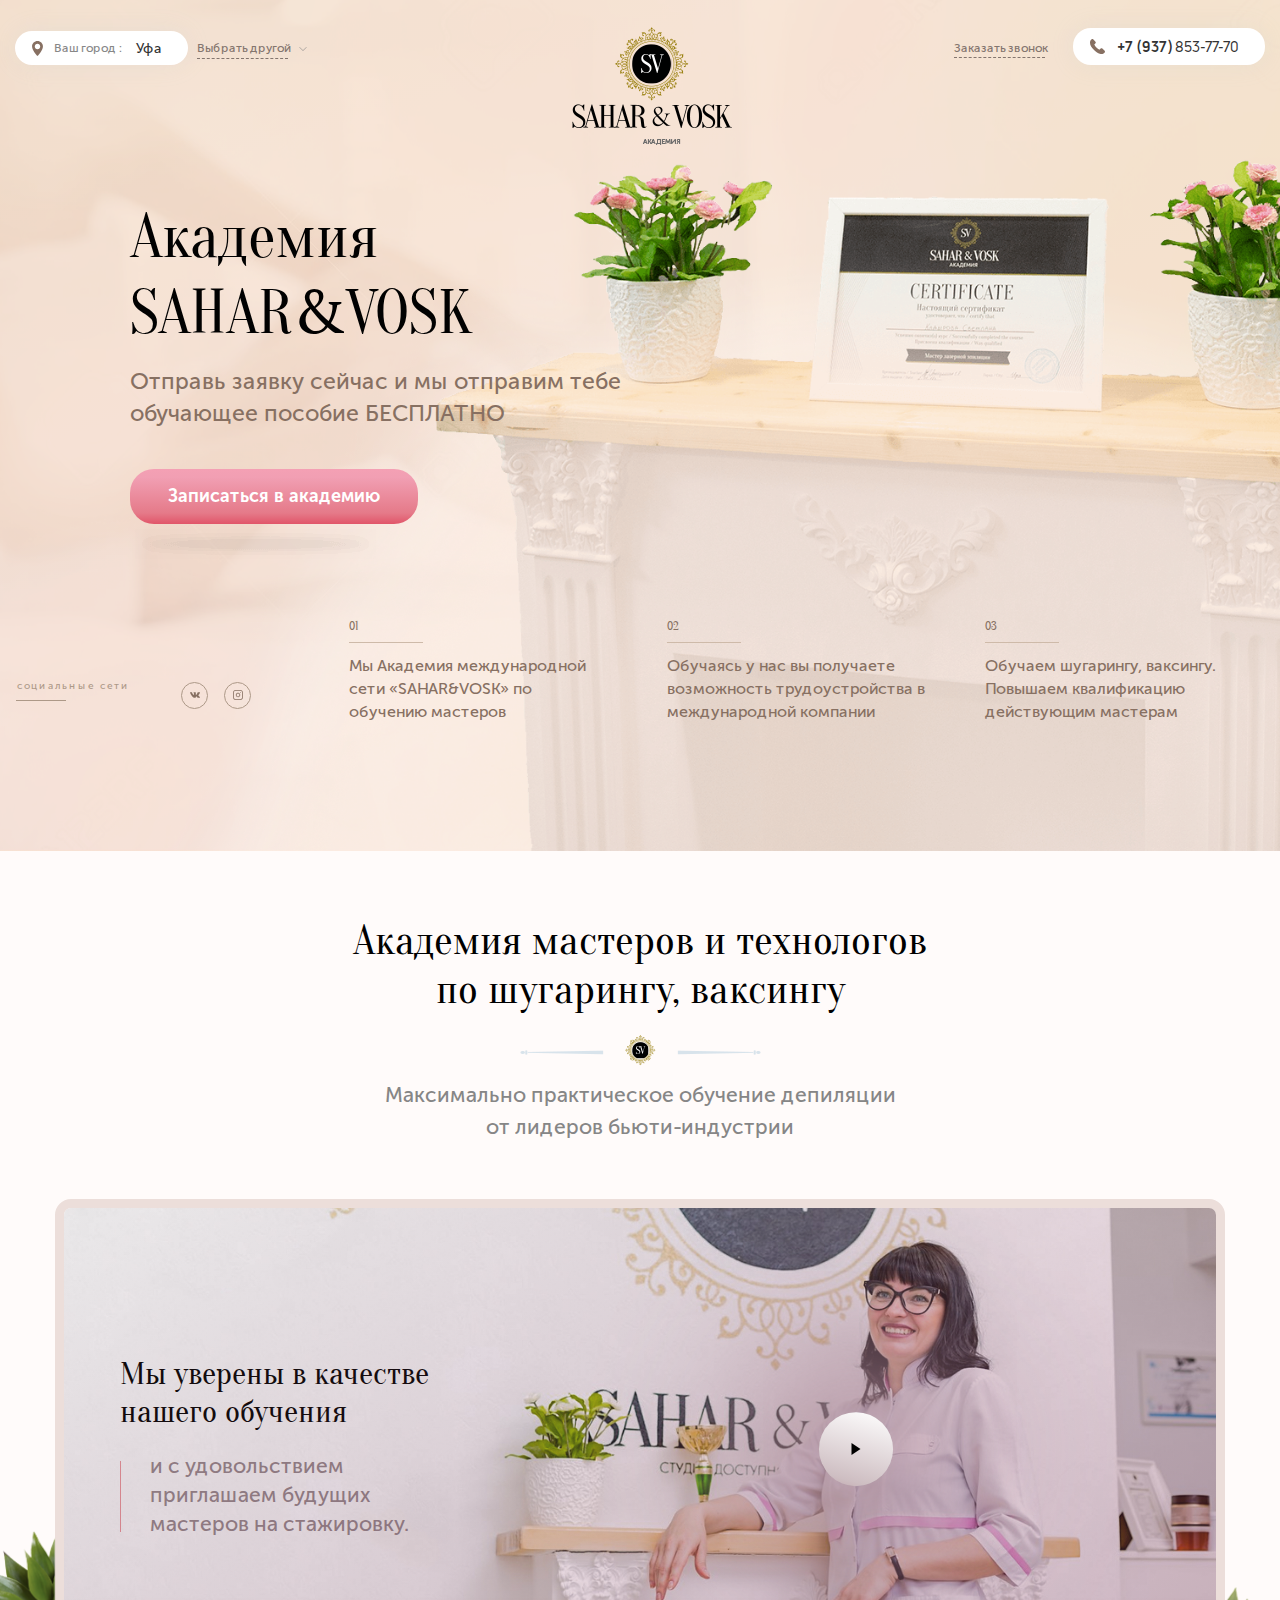
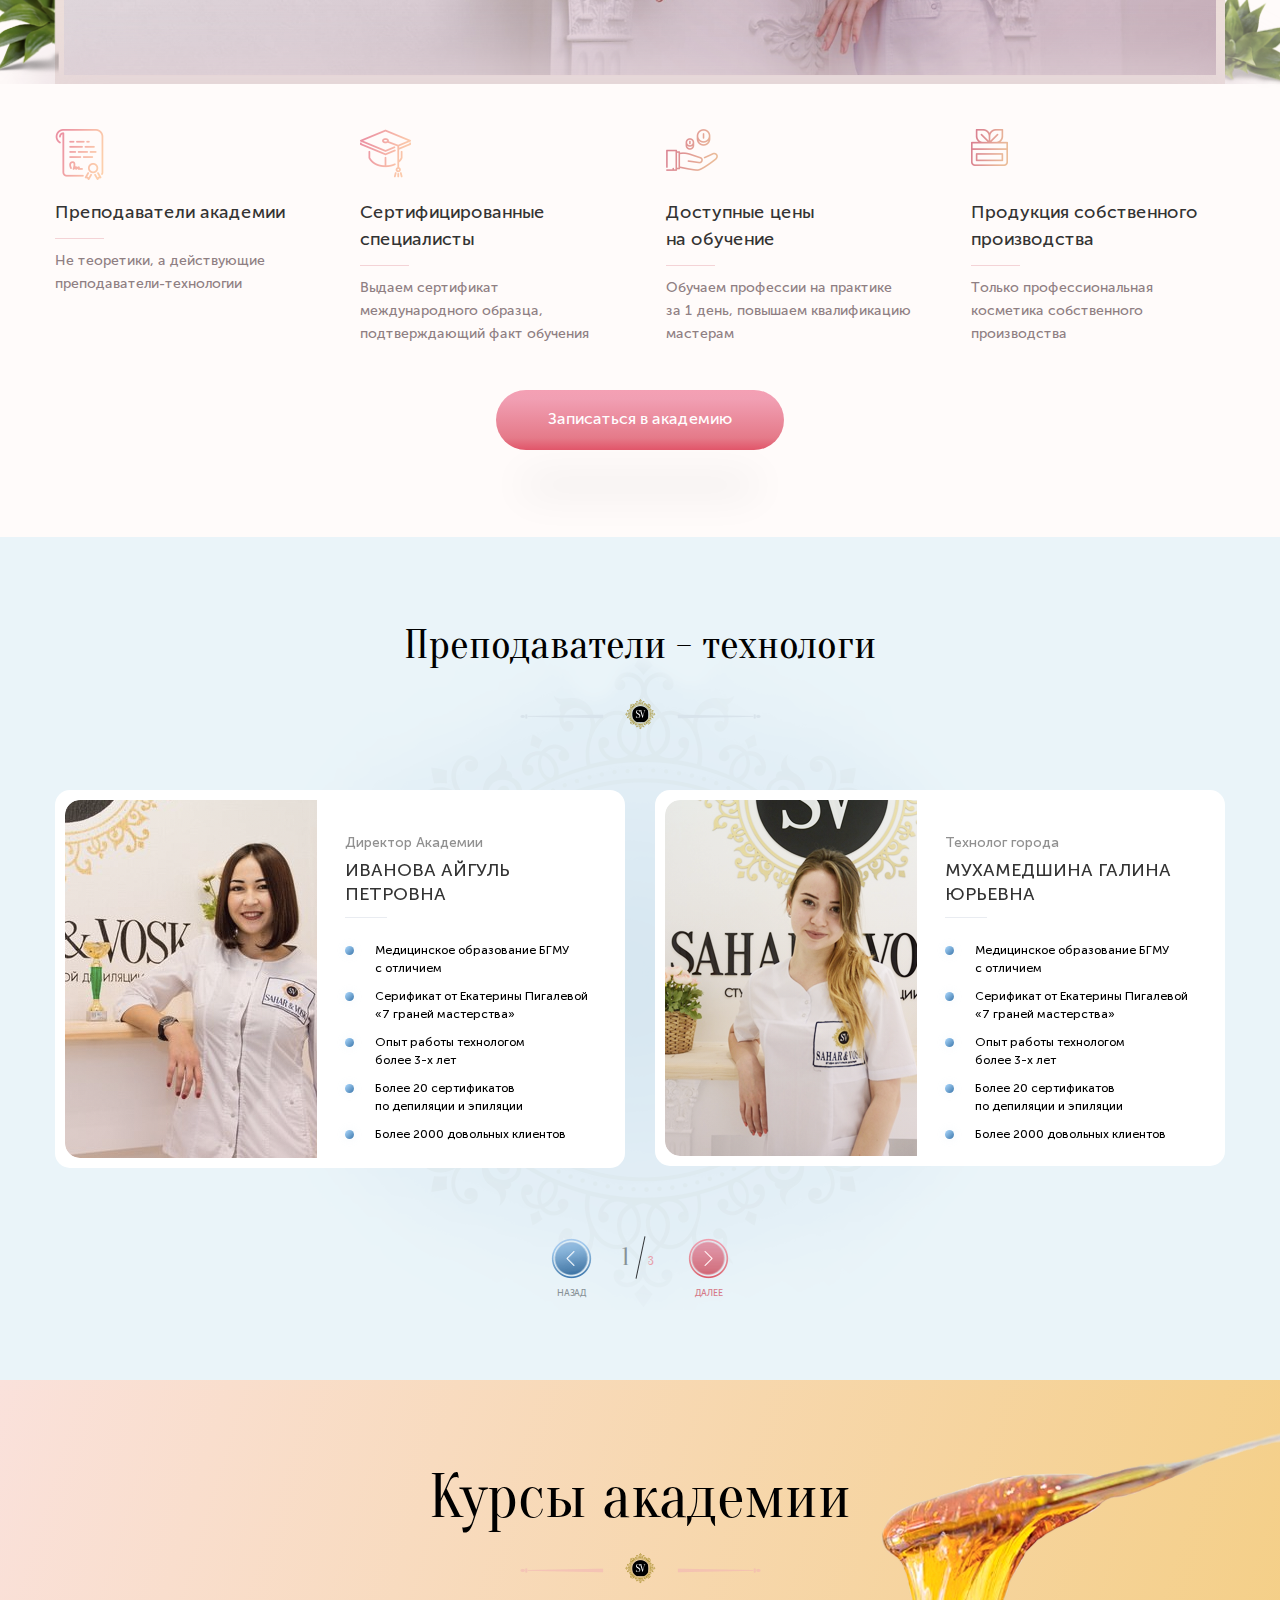
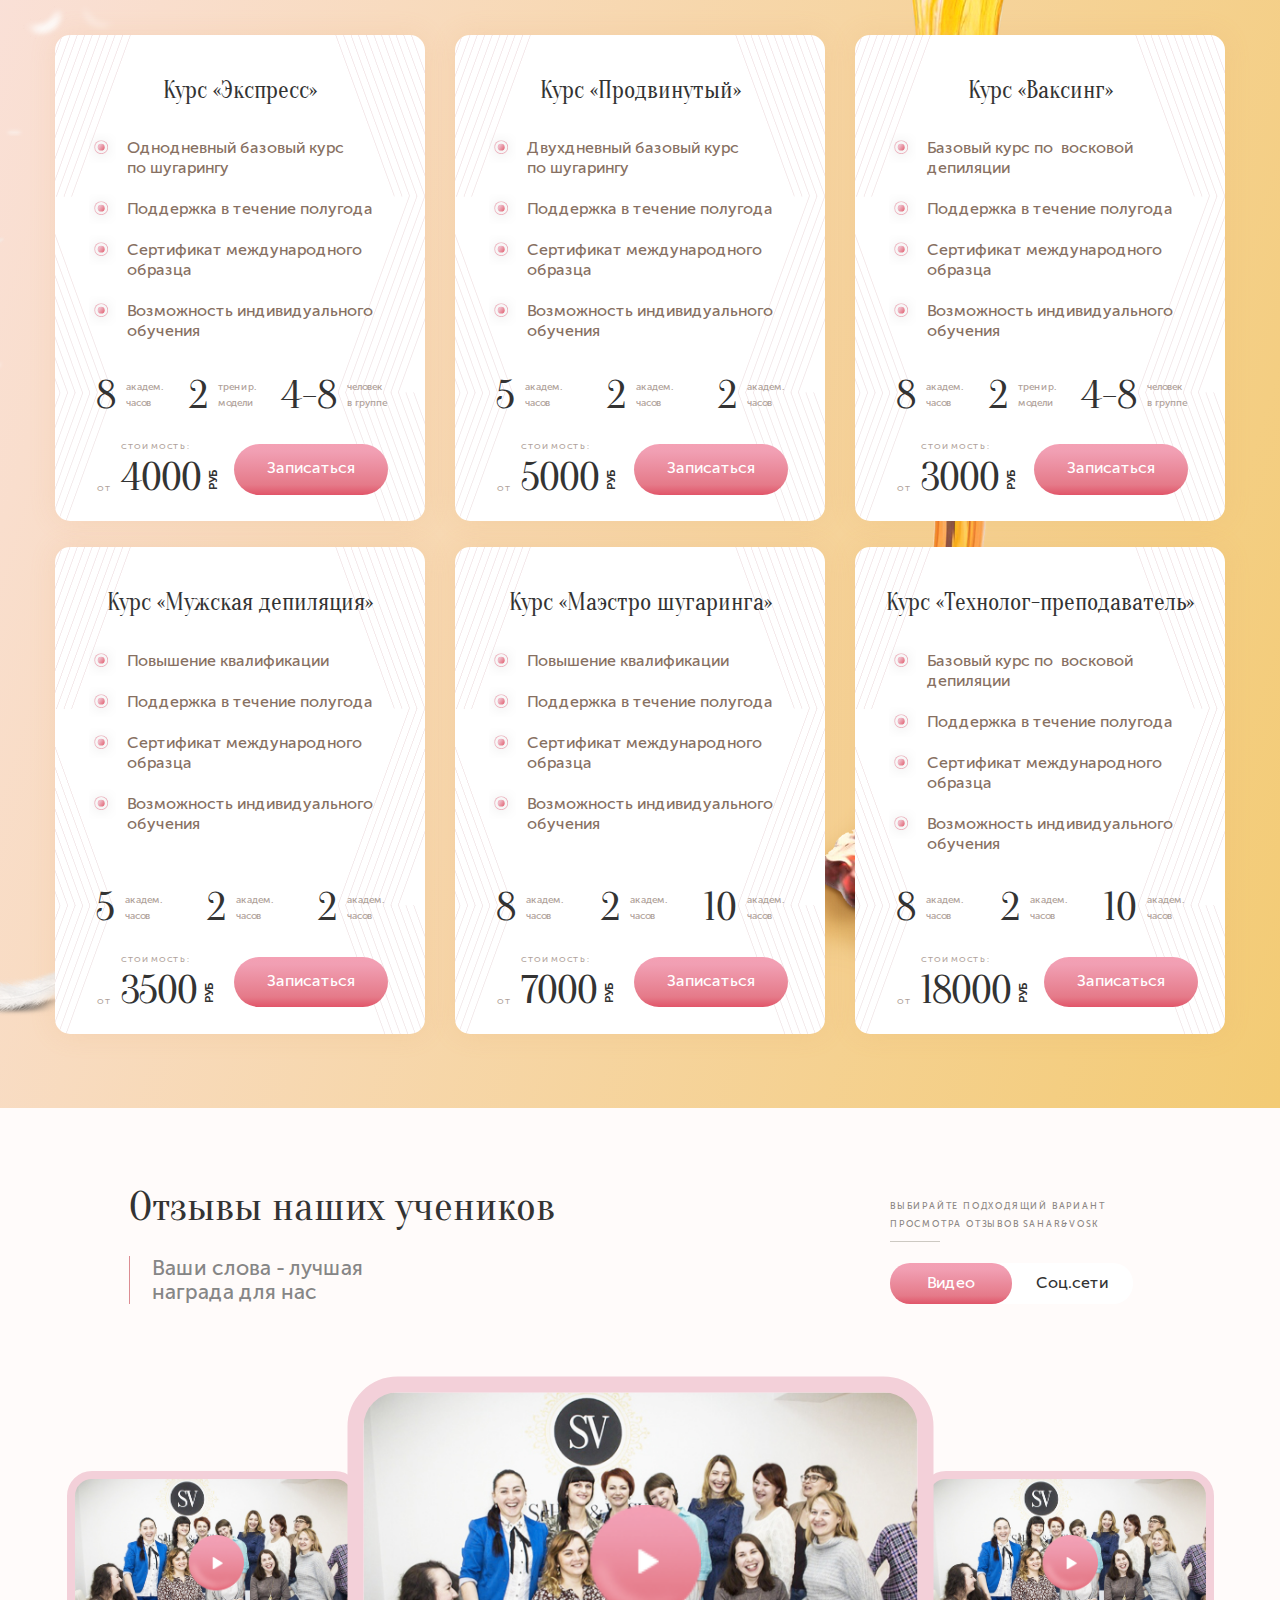
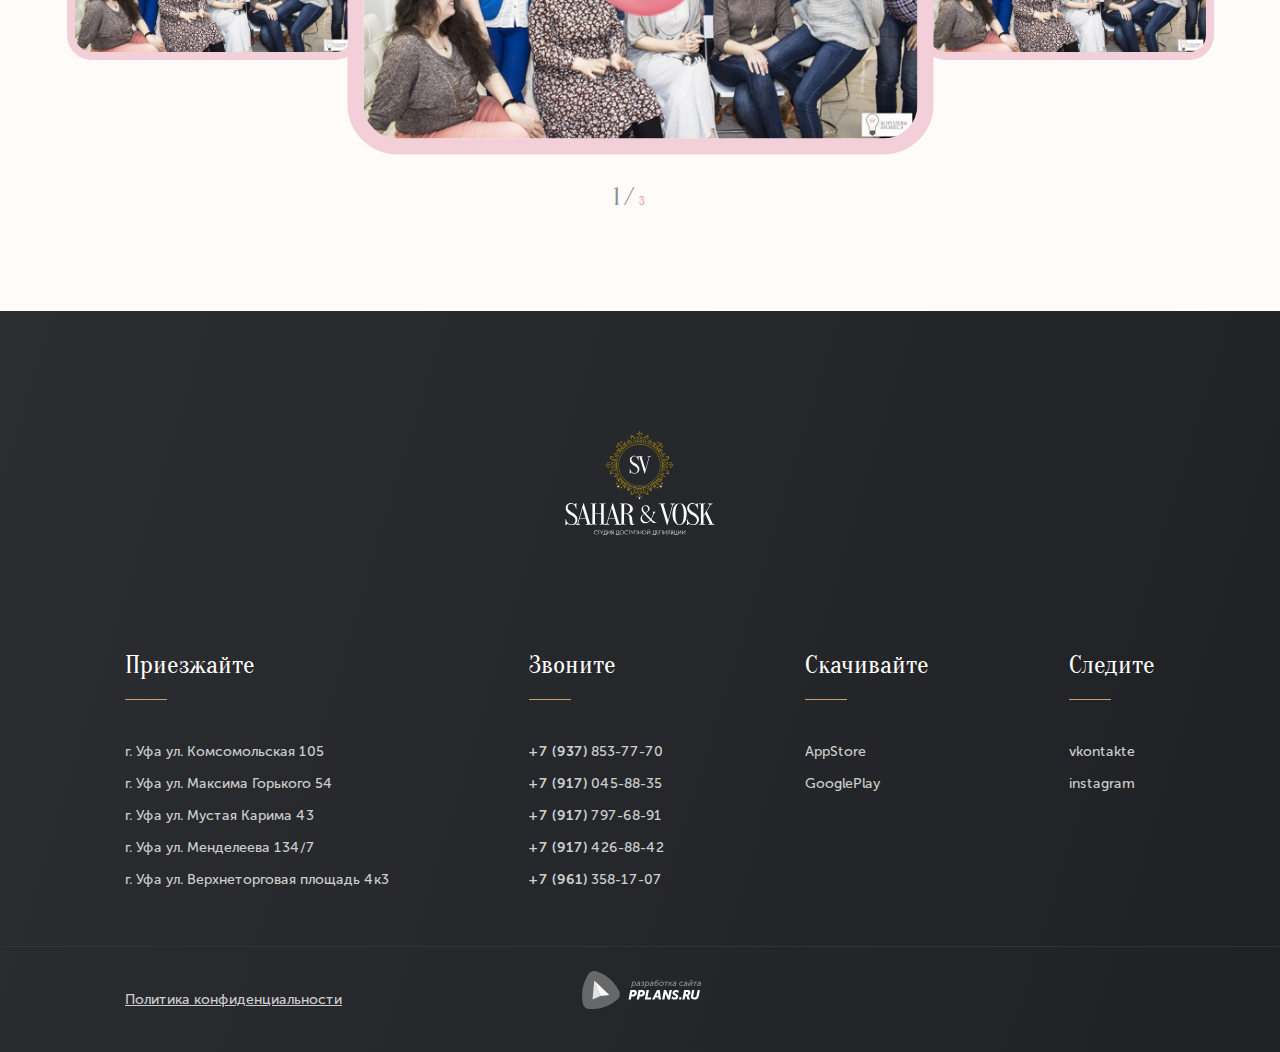
<file: academy.html>
<!DOCTYPE html>
<html lang="ru">
<head>
    <title>Международная сеть студий доступной депиляции Sahar&Vosk</title>
    <meta name="description" content="Международная сеть студий доступной депиляции Sahar&Vosk"/>
    <meta name="keywords" content="депиляция, сахарвоск, шугаринг, ваксинг"/>
    <!-- <base href="https://saharvosk.ru/" /> -->
    <meta charset="UTF-8"/>
    <meta http-equiv="X-UA-Compatible" content="IE=edge">
    <meta name="viewport" content="width=device-width, initial-scale=1, maximum-scale=1"/>
    <meta name="format-detection" content="telephone=no">

    <link rel="apple-touch-icon" sizes="180x180" href="img/favicon/apple-touch-icon.png">
    <link rel="icon" type="image/png" sizes="32x32" href="img/favicon/favicon-32x32.png">
    <link rel="icon" type="image/png" sizes="16x16" href="img/favicon/favicon-16x16.png">
    <!--<link rel="manifest" href="img/favicon/site.webmanifest">-->
    <meta name="msapplication-TileColor" content="#da532c">
    <meta name="theme-color" content="#ffffff">

    <link rel="stylesheet" type="text/css" href="css/normalize.css">
    <!-- шрифты -->
    <link rel="stylesheet" type="text/css" href="fonts/fonts.css">
    <!-- слайдер -->
    <link rel="stylesheet" type="text/css" href="slick/slick.css"/>
    <link rel="stylesheet" type="text/css" href="slick/slick-theme.css"/>
    <link rel="stylesheet" type="text/css" href="js/fancybox/dist/jquery.fancybox.min.css"/>

    <link rel="stylesheet" type="text/css" href="css/slider.css">
    <!-- основные стили -->
    <link rel="stylesheet" type="text/css" href="css/style.css">
    <link rel="stylesheet" type="text/css" href="css/index-style.css">
    <!-- медиа -->
    <link rel="stylesheet" type="text/css" href="css/media.css">
    <link rel="stylesheet" type="text/css" href="css/academy.css">
    <!--   <link rel="stylesheet" href="/components/ajaxform/css/default.css" type="text/css" /> -->
</head>
<body>
<header class="women-header women-header--academy">
    <div class="women-header__mask-color" aria-label="Поверх контента маска"></div>
    <div class="container">
        <div class="women-header__top">
            <div class="women-header__hamburger">
                <span></span>
                <span></span>
                <span></span>
            </div>
            <p class="women-header__top-city">
                            <span>
                                Ваш город :
                                <b>Уфа</b>
                            </span>
                <a class="women-header__top-citybtn" href="javascript:void(0)">Выбрать другой</a>
                <span>
                                <a class="women-header__top-citybtn" href="javascript:void(0)">
                                    <b>Уфа</b>
                                </a>
                            </span>
            </p>
            <a href="ufa/" class="header-top__logo">
                <img src="img/logo-academy.png" alt="Логотип SAHAR&VOSK">
            </a>
            <p class="women-header__top-callme">
                <a class="women-header__top-callmebtn" href="#callback" data-fancybox>Заказать звонок</a>
                <a class="women-header__top-phone" href="tel:+79378537770">
                    <strong>+7 (937)</strong> 853-77-70
                </a>
            </p>
        </div>
        <div class="women-header__middle">
            <div class="women-header__middle-wrap">
                <h1 class="women-header__title women-header__title--academy">
                    Академия <br>
                    SAHAR<span>&amp;</span>VOSK
                </h1>
                <p class="women-header__action women-header__action--academy">
                    Отправь заявку сейчас и мы отправим тебе обучающее пособие БЕСПЛАТНО
                </p>
                <a class="women-header__button" data-fancybox href="#callback">Записаться в академию</a>
                <img class="women-header__button-shadow" src="img/shadow-button-black@1x.png"
                     alt="shadow">
            </div>

        </div>
        <div class="women-header__academy-advantages">
            <div class="women-header__down women-header__down--ident">
                <div class="women-header__social">
                    <span>социальные  сети</span>
                    <ul class="women-header__social-list">
                        <li class="women-header__social-item">
                            <a href="https://vk.com/saharvoskufa" target="_blank">
                                <img src="svg/vk-brown.svg" alt="Вконтакте"/>
                            </a>
                        </li>
                        <li class="women-header__social-item">
                            <a href="https://www.instagram.com/saharvosk_ufa/" target="_blank">
                                <img src="svg/instagram-brown.svg" alt="Instagram"/>
                            </a>
                        </li>


                    </ul>
                </div>
            </div>
            <ul class="advantages-teacher">
                <li class="advantages-teacher__item">
                    Мы Академия международной сети «SAHAR&VOSK» по обучению мастеров
                </li>
                <li class="advantages-teacher__item">
                    Обучаясь у нас вы получаете возможность трудоустройства в международной компании
                </li>
                <li class="advantages-teacher__item">
                    Обучаем шугарингу, ваксингу. Повышаем квалификацию действующим мастерам
                </li>
            </ul>
        </div>

    </div>
    <nav class="main-navigation">
        <a class="main-navigation__link" href="ufa/female.html#about">О студии</a>
        <a class="main-navigation__link" href="ufa/female.html#achieves">Награды и достижения</a>
        <a class="main-navigation__link" href="ufa/female.html#complexes">Комплексы</a>
        <a class="main-navigation__link" href="ufa/female.html#prices">Наши цены</a>
        <a class="main-navigation__link" href="ufa/female.html#gallery">Галерея</a>
        <a class="main-navigation__link" href="ufa/female.html#masters">Мастера студии</a>
        <a class="main-navigation__link" href="ufa/female.html#reviews">Отзывы</a>
        <a class="main-navigation__link" href="ufa/female.html#training">Обучение</a>
        <a class="main-navigation__link" href="ufa/female.html#mobile">Скачать приложение</a>
        <a class="main-navigation__link" href="ufa/female.html#contacts">Контакты</a>
    </nav>
</header>
<main>
    <div class="academy-master">
        <div class="container container--middle">
            <section class="academy-master__main">
                <h2 class="academy-master__title">Академия мастеров и технологов по шугарингу, ваксингу</h2>
                <p class="academy-master__tagline">Максимально практическое обучение депиляции от&nbsp;лидеров
                    бьюти-индустрии</p>
            </section>
            <div class="academy-master__video">
                <div class="academy-master__video-wrap">
                    <picture>
                        <source media="(min-width: 767px)" srcset="img/img-teacher.jpg">
                        <img class="academy-master__img" src="img/img-teacher.jpg" alt="Об обучении обучении">
                    </picture>
                    <section class="academy-master__video-main">
                        <h3 class="academy-master__video-title">Мы уверены в качестве нашего обучения </h3>
                        <p class="academy-master__video-tagline">и с удовольствием приглашаем будущих мастеров на
                            стажировку.</p>
                    </section>
                    <a class="academy-master__video-btn"
                       href="https://www.youtube.com/watch?time_continue=9&v=LHHwBPByfaY" data-fancybox
                       aria-label="Play">
                        <span aria-label="знак воспроизведения"></span>
                    </a>
                </div>
                <div class="academy-master__video-shadow" aria-label="Тень прижата к низу"></div>
            </div>
            <div class="advantages-learn">
                <ul class="advantages-learn__list">
                    <li class="advantages-learn__item">
                        <h3 class="advantages-learn__title advantages-learn__title--icon-1">Преподаватели академии
                        </h3>
                        <p class="advantages-learn__text">Не теоретики, а действующие преподаватели-технологии</p>
                    </li>
                    <li class="advantages-learn__item">
                        <h3 class="advantages-learn__title advantages-learn__title--icon-2">Сертифицированные
                            специалисты</h3>
                        <p class="advantages-learn__text">Выдаем сертификат международного образца, подтверждающий факт
                            обучения</p>
                    </li>
                    <li class="advantages-learn__item">
                        <h3 class="advantages-learn__title advantages-learn__title--icon-3">Доступные цены на&nbsp;обучение</h3>
                        <p class="advantages-learn__text">Обучаем профессии на&nbsp;практике за&nbsp;1&nbsp;день,
                            повышаем квалификацию мастерам</p>
                    </li>
                    <li class="advantages-learn__item">
                        <h3 class="advantages-learn__title advantages-learn__title--icon-4">Продукция собственного
                            производства</h3>
                        <p class="advantages-learn__text">Только профессиональная косметика собственного
                            производства</p>
                    </li>
                </ul>
            </div>
            <div class="academy-master__center">
                <a href="#callback" class="btn academy-master__btn" data-fancybox>Записаться в академию</a>
            </div>
        </div>
    </div>
    <div class="people">
        <section class="container container--middle">
            <h2 class="people__title">Преподаватели - технологи</h2>
            <div class="teacher-slider">
                <div class="teacher-slider__item">
                    <div class="teacher">
                        <div class="teacher__photo">
                            <picture>
                                <source media="(min-width: 767px)" srcset="img/img-teacher-1.png">
                                <img src="img/tiacher-mobile.jpg" alt="Учитель Иванова Айгуль Петровна">
                            </picture>
                        </div>
                        <div class="teacher__info">
                            <header class="teacher__header">
                                <strong class="teacher__post">Директор Академии</strong>
                                <h3 class="teacher__name">Иванова Айгуль Петровна</h3>
                            </header>
                            <ul class="teacher__list">
                                <li class="teacher__item">Медицинское образование БГМУ с&nbsp;отличием</li>
                                <li class="teacher__item">Серификат от&nbsp;Екатерины Пигалевой &laquo;7&nbsp;граней
                                    мастерства&raquo;
                                </li>
                                <li class="teacher__item">Опыт работы технологом <br> более 3-х лет</li>
                                <li class="teacher__item">Более 20&nbsp;сертификатов по&nbsp;депиляции и&nbsp;эпиляции
                                </li>
                                <li class="teacher__item">Более 2000 довольных клиентов</li>
                            </ul>
                        </div>
                    </div>
                </div>
                <div class="teacher-slider__item">
                    <div class="teacher">
                        <div class="teacher__photo">
                            <picture>
                                <source media="(min-width: 767px)" srcset="img/img-teacher-2.png">
                                <img src="img/tiacher-mobile.jpg" alt="Учитель Иванова Айгуль Петровна">
                            </picture>
                        </div>
                        <div class="teacher__info">
                            <header class="teacher__header">
                                <strong class="teacher__post">Технолог города</strong>
                                <h3 class="teacher__name">Мухамедшина Галина Юрьевна</h3>
                            </header>
                            <ul class="teacher__list">
                                <li class="teacher__item">Медицинское образование БГМУ с&nbsp;отличием</li>
                                <li class="teacher__item">Серификат от&nbsp;Екатерины Пигалевой &laquo;7&nbsp;граней
                                    мастерства&raquo;
                                </li>
                                <li class="teacher__item">Опыт работы технологом <br> более 3-х лет</li>
                                <li class="teacher__item">Более 20&nbsp;сертификатов по&nbsp;депиляции и&nbsp;эпиляции
                                </li>
                                <li class="teacher__item">Более 2000 довольных клиентов</li>
                            </ul>
                        </div>
                    </div>
                </div>
                <div class="teacher-slider__item">
                    <div class="teacher">
                        <div class="teacher__photo">
                            <picture>
                                <source media="(min-width: 767px)" srcset="img/img-teacher-1.png">
                                <img src="img/tiacher-mobile.jpg" alt="Учитель Иванова Айгуль Петровна">
                            </picture>
                        </div>
                        <div class="teacher__info">
                            <header class="teacher__header">
                                <strong class="teacher__post">Директор Академии</strong>
                                <h3 class="teacher__name">Иванова Айгуль Петровна</h3>
                            </header>
                            <ul class="teacher__list">
                                <li class="teacher__item">Медицинское образование БГМУ с&nbsp;отличием</li>
                                <li class="teacher__item">Серификат от&nbsp;Екатерины Пигалевой &laquo;7&nbsp;граней
                                    мастерства&raquo;
                                </li>
                                <li class="teacher__item">Опыт работы технологом <br> более 3-х лет</li>
                                <li class="teacher__item">Более 20&nbsp;сертификатов по&nbsp;депиляции и&nbsp;эпиляции
                                </li>
                                <li class="teacher__item">Более 2000 довольных клиентов</li>
                            </ul>
                        </div>
                    </div>
                </div>
            </div>
            <div class="people__arrow">
                <button class="arrow-slide people__arrow-prev"></button>
                <div class="people__number"><span>01</span> 12</div>
                <button class="arrow-slide people__arrow-next"></button>
            </div>
        </section>
    </div>
    <div class="academy-cousre">
        <div class="container container--middle">
            <h2 class="academy-cousre__title">Курсы академии</h2>
            <div class="academy-cousre__contain">
                <ul class="academy-cousre__list">
                    <li class="academy-cousre__item">
                        <section class="course">
                            <h3 class="course__title">Курс «Экспресс»</h3>
                            <ul class="course__list">
                                <li class="course__item">Однодневный базовый курс по&nbsp;шугарингу
                                </li>
                                <li class="course__item">Поддержка в&nbsp;течение полугода
                                </li>
                                <li class="course__item">Сертификат международного образца
                                </li>
                                <li class="course__item">Возможность индивидуального обучения
                                </li>
                            </ul>
                            <ul class="course__time-list">
                                <li class="course__time-item">
                                    <strong class="course__time">8</strong>
                                    <span>академ. часов</span>
                                </li>
                                <li class="course__time-item">
                                    <strong class="course__time">2</strong>
                                    <span>тренир. модели</span>
                                </li>
                                <li class="course__time-item">
                                    <strong class="course__time">4-8</strong>
                                    <span>человек в группе</span>
                                </li>
                            </ul>
                            <footer class="course__footer">
                                <div class="course__price">
                                    <sub>от</sub>
                                    <strong>4000 <span>стоимость:</span></strong>
                                    <b>руб</b>
                                </div>
                                <a href="#callback" class="btn btn--danger course__btn" data-fancybox="">Записаться</a>
                            </footer>
                        </section>
                    </li>
                    <li class="academy-cousre__item">
                        <section class="course">
                            <h3 class="course__title">Курс «Продвинутый»</h3>
                            <ul class="course__list">
                                <li class="course__item">Двухдневный базовый курс по&nbsp;шугарингу
                                </li>
                                <li class="course__item">Поддержка в&nbsp;течение полугода
                                </li>
                                <li class="course__item">Сертификат международного образца
                                </li>
                                <li class="course__item">Возможность индивидуального обучения
                                </li>
                            </ul>
                            <ul class="course__time-list">
                                <li class="course__time-item">
                                    <strong class="course__time">5</strong>
                                    <span>академ. часов</span>
                                </li>
                                <li class="course__time-item">
                                    <strong class="course__time">2</strong>
                                    <span>академ. часов</span>
                                </li>
                                <li class="course__time-item">
                                    <strong class="course__time">2</strong>
                                    <span>академ. часов</span>
                                </li>
                            </ul>
                            <footer class="course__footer">
                                <div class="course__price">
                                    <sub>от</sub>
                                    <strong>5000 <span>стоимость:</span></strong>
                                    <b>руб</b>
                                </div>
                                <a href="#callback" class="btn btn--danger course__btn" data-fancybox="">Записаться</a>
                            </footer>
                        </section>
                    </li>
                    <li class="academy-cousre__item">
                        <section class="course">
                            <h3 class="course__title">Курс «Ваксинг»</h3>
                            <ul class="course__list">
                                <li class="course__item">Базовый курс по&nbsp; восковой депиляции
                                </li>
                                <li class="course__item">Поддержка в&nbsp;течение полугода
                                </li>
                                <li class="course__item">Сертификат международного образца
                                </li>
                                <li class="course__item">Возможность индивидуального обучения
                                </li>
                            </ul>
                            <ul class="course__time-list">
                                <li class="course__time-item">
                                    <strong class="course__time">8</strong>
                                    <span>академ. часов</span>
                                </li>
                                <li class="course__time-item">
                                    <strong class="course__time">2</strong>
                                    <span>тренир. модели</span>
                                </li>
                                <li class="course__time-item">
                                    <strong class="course__time">4-8</strong>
                                    <span>человек в группе</span>
                                </li>
                            </ul>
                            <footer class="course__footer">
                                <div class="course__price">
                                    <sub>от</sub>
                                    <strong>3000 <span>стоимость:</span></strong>
                                    <b>руб</b>
                                </div>
                                <a href="#callback" class="btn btn--danger course__btn" data-fancybox="">Записаться</a>
                            </footer>
                        </section>
                    </li>
                    <li class="academy-cousre__item">
                        <section class="course">
                            <h3 class="course__title">Курс «Мужская депиляция»</h3>
                            <ul class="course__list">
                                <li class="course__item">Повышение квалификации
                                </li>
                                <li class="course__item">Поддержка в&nbsp;течение полугода
                                </li>
                                <li class="course__item">Сертификат международного образца
                                </li>
                                <li class="course__item">Возможность индивидуального обучения
                                </li>
                            </ul>
                            <ul class="course__time-list">
                                <li class="course__time-item">
                                    <strong class="course__time">5</strong>
                                    <span>академ. часов</span>
                                </li>
                                <li class="course__time-item">
                                    <strong class="course__time">2</strong>
                                    <span>академ. часов</span>
                                </li>
                                <li class="course__time-item">
                                    <strong class="course__time">2</strong>
                                    <span>академ. часов</span>
                                </li>
                            </ul>
                            <footer class="course__footer">
                                <div class="course__price">
                                    <sub>от</sub>
                                    <strong>3500 <span>стоимость:</span></strong>
                                    <b>руб</b>
                                </div>
                                <a href="#callback" class="btn btn--danger course__btn" data-fancybox="">Записаться</a>
                            </footer>
                        </section>
                    </li>
                    <li class="academy-cousre__item">
                        <section class="course">
                            <h3 class="course__title">Курс «Маэстро шугаринга»</h3>
                            <ul class="course__list">
                                <li class="course__item">Повышение квалификации
                                </li>
                                <li class="course__item">Поддержка в&nbsp;течение полугода
                                </li>
                                <li class="course__item">Сертификат международного образца
                                </li>
                                <li class="course__item">Возможность индивидуального обучения
                                </li>
                            </ul>
                            <ul class="course__time-list">
                                <li class="course__time-item">
                                    <strong class="course__time">8</strong>
                                    <span>академ. часов</span>
                                </li>
                                <li class="course__time-item">
                                    <strong class="course__time">2</strong>
                                    <span>академ. часов</span>
                                </li>
                                <li class="course__time-item">
                                    <strong class="course__time">10</strong>
                                    <span>академ. часов</span>
                                </li>
                            </ul>
                            <footer class="course__footer">
                                <div class="course__price">
                                    <sub>от</sub>
                                    <strong>7000 <span>стоимость:</span></strong>
                                    <b>руб</b>
                                </div>
                                <a href="#callback" class="btn btn--danger course__btn" data-fancybox="">Записаться</a>
                            </footer>
                        </section>
                    </li>
                    <li class="academy-cousre__item">
                        <section class="course">
                            <h3 class="course__title">Курс «Технолог-преподаватель»</h3>
                            <ul class="course__list">
                                <li class="course__item">Базовый курс по&nbsp; восковой депиляции
                                </li>
                                <li class="course__item">Поддержка в&nbsp;течение полугода
                                </li>
                                <li class="course__item">Сертификат международного образца
                                </li>
                                <li class="course__item">Возможность индивидуального обучения
                                </li>
                            </ul>
                            <ul class="course__time-list">
                                <li class="course__time-item">
                                    <strong class="course__time">8</strong>
                                    <span>академ. часов</span>
                                </li>
                                <li class="course__time-item">
                                    <strong class="course__time">2</strong>
                                    <span>академ. часов</span>
                                </li>
                                <li class="course__time-item">
                                    <strong class="course__time">10</strong>
                                    <span>академ. часов</span>
                                </li>
                            </ul>
                            <footer class="course__footer">
                                <div class="course__price">
                                    <sub>от</sub>
                                    <strong>18000 <span>стоимость:</span></strong>
                                    <b>руб</b>
                                </div>
                                <a href="#callback" class="btn btn--danger course__btn" data-fancybox="">Записаться</a>
                            </footer>
                        </section>
                    </li>
                </ul>
            </div>
        </div>
    </div>
    <section class="women-reviews" id="reviews">
        <div class="container">
            <h3 class="women-reviews__title">
                Отзывы наших учеников
            </h3>
            <p class="women-reviews__subtitle">
                Ваши слова - лучшая <br> награда для нас
            </p>
            <div class="women-reviews__right">
                <p class="women-reviews__right-text">
                    Выбирайте подходящий вариант
                    просмотра отзывов SAHAR&VOSK
                </p>
                <div class="women-reviews__button-wrapp">
                    <a class="women-reviews__link active" data-link="tab-0">Видео</a>
                    <a class="women-reviews__link" data-link="tab-1">Соц.сети</a>
                </div>
            </div>
        </div>
        <div class="women-reviews__slider women-reviews__slider--1 active">
            <a data-fancybox href="img/sahar-group.jpg">
                <div class="women-features__video-play">
                    <span class="visually-hidden">play</span>
                </div>
                <div class="women-reviews__item" style="background-image: url('img/sahar-group.jpg')"></div>
            </a>
            <a data-fancybox href="img/sahar-group.jpg">
                <div class="women-features__video-play">
                    <span class="visually-hidden">play</span>
                </div>
                <div class="women-reviews__item" style="background-image: url('img/sahar-group.jpg')"></div>
            </a>
            <a data-fancybox href="img/sahar-group.jpg">
                <div class="women-features__video-play">
                    <span class="visually-hidden">play</span>
                </div>
                <div class="women-reviews__item" style="background-image: url('img/sahar-group.jpg')"></div>
            </a>
        </div>
        <div class="women-reviews__slider women-reviews__slider--2 ">
            <a data-fancybox href="img/sahar-group.jpg">
                <div class="women-reviews__item" style="background-image: url('img/sahar-group.jpg')"></div>
            </a>
            <a data-fancybox href="img/sahar-group.jpg">
                <div class="women-reviews__item" style="background-image: url('img/sahar-group.jpg')"></div>
            </a>
            <a data-fancybox href="img/sahar-group.jpg">
                <div class="women-reviews__item" style="background-image: url('img/sahar-group.jpg')"></div>
            </a>
            <a data-fancybox href="img/sahar-group.jpg">
                <div class="women-reviews__item" style="background-image: url('img/sahar-group.jpg')"></div>
            </a>
        </div>
    </section>
</main>


<footer class="women-footer" id="contacts">
    <div class="container">
        <a class="women-footer__logo" href="ufa/">
            <img src="img/logo-white.svg" alt="logo">
        </a>
        <div class="women-footer__wrapper">
            <div class="women-footer__block">
                <h3 class="women-footer__block-title">Приезжайте</h3>
                <ul class="women-footer__list">
                    <li>г. Уфа ул. Комсомольская 105</li>
                    <li>г. Уфа ул. Максима Горького 54</li>
                    <li>г. Уфа ул. Мустая Карима 43</li>
                    <li>г. Уфа ул. Менделеева 134/7</li>
                    <li>г. Уфа ул. Верхнеторговая площадь 4к3</li>
                </ul>
            </div>
            <div class="women-footer__block">
                <h3 class="women-footer__block-title">Звоните</h3>
                <ul class="women-footer__list">
                    <li><a href="tel:+79378537770"><strong>+7 (937)</strong> 853-77-70</a></li>
                    <li><a href="tel:+79170458835"><strong>+7 (917)</strong> 045-88-35</a></li>
                    <li><a href="tel:+79177976891"><strong>+7 (917)</strong> 797-68-91</a></li>
                    <li><a href="tel:+79174268842"><strong>+7 (917)</strong> 426-88-42</a></li>
                    <li><a href="tel:+79613581707"><strong>+7 (961)</strong> 358-17-07</a></li>
                </ul>
            </div>
            <div class="women-footer__block">
                <h3 class="women-footer__block-title women-footer__respomsive-title">Скачивайте</h3>
                <ul class="women-footer__list">
                    <li>
                        <a class="women-footer__responsive-link" target="_blank"
                           href="https://itunes.apple.com/ru/app/%D1%81%D1%82%D1%83%D0%B4%D0%B8%D1%8F-%D0%B4%D0%B5%D0%BF%D0%B8%D0%BB%D1%8F%D1%86%D0%B8%D0%B8-sahar-vosk/id1389787191?mt=8">
                            AppStore
                        </a>
                    </li>
                    <li>
                        <a class="women-footer__responsive-link google-responsive-link" target="_blank"
                           href="https://play.google.com/store/apps/details?id=com.yclients.mobile.g93509">
                            GooglePlay
                        </a>
                    </li>
                </ul>
            </div>
            <div class="women-footer__block">
                <h3 class="women-footer__block-title">Следите</h3>
                <ul class="women-footer__list">
                    <li><a target="_blank" href="https://vk.com/saharvoskufa">vkontakte</a></li>
                    <li><a target="_blank" href="https://www.instagram.com/saharvosk_ufa/">instagram</a></li>


                </ul>
            </div>
        </div>
    </div>
    <div class="women-footer__down">
        <div class="container">
            <a class="women-footer__link" target="_blank" href="Политика конфиденциальности для сайта (1).pdf">Политика
                конфиденциальности</a>
            <a class="women-footer__down-link" href="https://pplans.ru">
                <img src="img/pplans-white.svg" alt="Разработка сайтов PeoplePlans"
                     title="Разработка сайтов PeoplePlans">
            </a>
        </div>
    </div>
</footer>

<div class="modal-callme"  id="callback">
    <div class="modal-callme__wrapper">
        <h3 class="modal-callme__title">Заказать звонок</h3>
        <form method="post" class="modal-callme__form ajax_form" id='order_call'>
            <input type="text" name="name" value="" placeholder="Ваше имя" required>
            <span class="error error_name"></span>
            <input type="tel" name="phone" value="" placeholder="+7 (___) ___ - __ - __" required>
            <span class="error error_name"></span>
            <button>ЗАКАЗАТЬ ЗВОНОК</button>
            <input class="checkbox-after" id="callme-check" type="checkbox" name="check" value="true"
                   checked="checked" required>

            <input type="hidden" name="af_action" value="96bf447d321092170bebdb3b47f508f9"/>
        </form>
        <label class="modal-callme__checkbox" for="callme-check"><span>Я даю свое согласие на обработку <br>персональных данных</span></label>
    </div>
</div>


<div class="modal-city">
    <div class="container">
        <img class="img-fluid logo-w" src="img/logo-black.svg" alt="Логотип SAHAR&VOSK">
        <h3 class="modal-city__title">Выберите город
            <sub class="closed-modal">
                <span></span>
                <span></span>
            </sub>
        </h3>
        <ul class="modal-city__list">
            <li class="modal-city__item">
                <h3 class="modal-city__item-title">А</h3>
                <ul>
                    <li><a href="aktobe/">Актобе</a></li>
                    <li><a href="almaty/">Алматы</a></li>
                    <li><a href="almetyevsk/">Альметьевск</a></li>
                    <li><a href="arkhangelsk/">Архангельск</a></li>
                    <li><a href="astana/">Астана</a></li>
                    <li><a href="astrahan/">Астрахань</a></li>
                </ul>
            </li>
            <li class="modal-city__item">
                <h3 class="modal-city__item-title">Б</h3>
                <ul>
                    <li><a href="balashikha/">Балашиха</a></li>
                    <li><a href="belgorod/">Белгород</a></li>
                </ul>
            </li>
            <li class="modal-city__item">
                <h3 class="modal-city__item-title">В</h3>
                <ul>
                    <li>Волгоград <br><span>(скоро открытие)</span></li>
                    <li><a href="vologda/">Вологда</a></li>
                    <li>Воронеж <br><span>(скоро открытие)</span></li>
                </ul>
            </li>
            <li class="modal-city__item">
                <h3 class="modal-city__item-title">Е</h3>
                <ul>
                    <li>Екатеринбург <br><span>(скоро открытие)</span></li>
                </ul>
            </li>
            <li class="modal-city__item">
                <h3 class="modal-city__item-title">Ж</h3>
                <ul>
                    <li><a href="zhukovsky/">Жуковский</a></li>
                </ul>
            </li>
            <li class="modal-city__item">
                <h3 class="modal-city__item-title">И</h3>
                <ul>
                    <li><a href="ivanovo/">Иваново</a></li>
                    <li><a href="izhevsk/">Ижевск</a></li>
                    <li><a href="irkutsk/">Иркутск</a></li>
                </ul>
            </li>
            <li class="modal-city__item">
                <h3 class="modal-city__item-title">Й</h3>
                <ul>
                    <li><a href="yoshkar-ola/">Йошкар-Ола</a></li>
                </ul>
            </li>
            <li class="modal-city__item">
                <h3 class="modal-city__item-title">К</h3>
                <ul>
                    <li><a href="kazan/">Казань</a></li>
                    <li><a href="kaliningrad/">Калининград</a></li>
                    <li>Караганда <br><span>(скоро открытие)</span></li>
                    <li><a href="kiev/">Киев</a></li>
                    <li><a href="kirov/">Киров</a></li>
                    <li><a href="kovrov/">Ковров</a></li>
                    <li><a href="korolev/">Королев</a></li>
                    <li><a href="krasnodar/">Краснодар</a></li>
                    <li><a href="kyzylorda/">Кызылорда</a></li>
                </ul>
            </li>
            <li class="modal-city__item">
                <h3 class="modal-city__item-title">М</h3>
                <ul>
                    <li><a href="moscow/">Москва</a></li>
                    <li><a href="murmansk/">Мурманск</a></li>
                    <li><a href="mytishchi/">Мытищи</a></li>
                </ul>
            </li>
            <li class="modal-city__item">
                <h3 class="modal-city__item-title">Н</h3>
                <ul>
                    <li><a href="nabchelny/">Набережные Челны</a></li>
                    <li>Нижний Новгород <br><span>(скоро открытие)</span></li>
                    <li><a href="novocherkassk/">Новочеркасск</a></li>
                </ul>
            </li>
            <li class="modal-city__item">
                <h3 class="modal-city__item-title">О</h3>
                <ul>
                    <li>Омск <br><span>(скоро открытие)</span></li>
                    <li><a href="orenburg/">Оренбург</a></li>
                </ul>
            </li>
            <li class="modal-city__item">
                <h3 class="modal-city__item-title">П</h3>
                <ul>
                    <li><a href="perm/">Пермь</a></li>
                    <li><a href="pskov/">Псков</a></li>
                </ul>
            </li>
            <li class="modal-city__item">
                <h3 class="modal-city__item-title">Р</h3>
                <ul>
                    <li><a href="ramenskoe/">Раменское</a></li>
                    <li><a href="rostov/">Ростов-на-Дону</a></li>
                </ul>
            </li>
            <li class="modal-city__item">
                <h3 class="modal-city__item-title">С</h3>
                <ul>
                    <li><a href="samara/">Самара</a></li>
                    <li><a href="spb/">Санкт-Петербург</a></li>
                    <li>Саранск <br><span>(скоро открытие)</span></li>
                    <li><a href="saratov/">Саратов</a></li>
                    <li><a href="severodvinsk/">Северодвинск</a></li>
                    <li><a href="simferopol/">Симферополь</a></li>
                    <li><a href="sochi/">Сочи</a></li>
                    <li><a href="stavropol/">Ставрополь</a></li>
                    <li><a href="stary-oskol/">Старый Оскол</a></li>
                    <li><a href="sterlitamak/">Стерлитамак</a></li>
                    <li><a href="surgut/">Сургут</a></li>
                    <li><a href="syktyvkar/">Сыктывкар</a></li>
                </ul>
            </li>
            <li class="modal-city__item">
                <h3 class="modal-city__item-title">Т</h3>
                <ul>
                    <li><a href="tashkent/">Ташкент</a></li>
                    <li><a href="tolyatti/">Тольятти</a></li>
                    <li><a href="tyumen/">Тюмень</a></li>
                </ul>
            </li>
            <li class="modal-city__item">
                <h3 class="modal-city__item-title">У</h3>
                <ul>
                    <li><a href="ulan-ude/">Улан-Удэ</a></li>
                    <li><a href="ulyanovsk/">Ульяновск</a></li>
                    <li><a href="ust-kamenogorsk/">Усть-Каменогорск</a></li>
                    <li><a href="ufa/">Уфа</a></li>
                </ul>
            </li>
            <li class="modal-city__item">
                <h3 class="modal-city__item-title">Х</h3>
                <ul>
                    <li>Хабаровск <br><span>(скоро открытие)</span></li>
                    <li><a href="kharkov/">Харьков</a></li>
                </ul>
            </li>
            <li class="modal-city__item">
                <h3 class="modal-city__item-title">Ч</h3>
                <ul>
                    <li><a href="cheboksary/">Чебоксары</a></li>
                    <li><a href="chelyabinsk/">Челябинск</a></li>
                </ul>
            </li>
            <li class="modal-city__item">
                <h3 class="modal-city__item-title">Ш</h3>
                <ul>
                    <li><a href="shymkent/">Шымкент</a></li>
                </ul>
            </li>
            <li class="modal-city__item">
                <h3 class="modal-city__item-title">Я</h3>
                <ul>
                    <li><a href="yakutsk/">Якутск</a></li>
                    <li><a href="yaroslavl/">Ярославль</a></li>
                </ul>
            </li>
        </ul>
    </div>
    <div class="women-footer__down">
        <div class="container">
            <a class="women-footer__link" href="#">Политика конфиденциальности</a>
            <a class="women-footer__down-link" href="#">
                <img src="img/icons/pplans-logo.svg" alt="pplans.ru"></a>
        </div>
    </div>
</div>

<script src="js/jquery.min.js"></script>
<script src="slick/slick.min.js"></script>
<script src="js/fancybox/dist/jquery.fancybox.min.js"></script>
<script src="js/jQuery-Mask-Plugin-master/dist/jquery.mask.min.js"></script>
<script src="js/script.js"></script>
</body>
</html>
</file>
<file: fonts/fonts.css>
@font-face {
  font-family: 'MuseoSansCyrl';
  src: url('MuseoSansCyrl-500.woff') format('woff');
  font-weight: 500;
  font-style: normal;
}

@font-face {
  font-family: 'MuseoSansCyrl';
  src: url('MuseoSansCyrl-500Italic.woff') format('woff');
  font-style: italic;
  font-weight: 500;
}

@font-face {
  font-family: 'MuseoSansCyrl';
  src: url('MuseoSansCyrl-700.woff') format('woff');
  font-weight: 700;
  font-style: normal;
}

@font-face {
  font-family: 'MuseoSansCyrl';
  src: url('MuseoSansCyrl-900.woff') format('woff');
  font-weight: 900;
  font-style: normal;
}

@font-face {
  font-family: 'Oranienbaum';
  src: url('Oranienbaum-Regular.woff') format('woff');
  font-style: normal;
  font-weight: 400;
}

@font-face {
  font-family: 'UniNeue';
  src: url('UniNeueBold.woff') format('woff');
  font-weight: 700;
  font-style: normal;
}

@font-face {
  font-family: 'UniNeue';
  src: url('UniNeueHeavy.woff') format('woff');
  font-weight: 900;
  font-style: normal;
}

@font-face {
  font-family: 'UniNeue';
  src: url('UniNeueLight.woff') format('woff');
  font-weight: 300;
  font-style: normal;
}

@font-face {
  font-family: 'UniNeue';
  src: url('UniNeueRegular.woff') format('woff');
  font-weight: 400;
  font-style: normal;
}

@font-face {
  font-family: 'PTSerif';
  src: url('PTSerif-Regular.woff') format('woff');
  font-weight: normal;
  font-style: normal;
}

@font-face {
  font-family: 'MarckScript';
  src: url('MarckScript-Regular.woff') format('woff');
  font-weight: 400;
  font-style: normal;
}

@font-face {
  font-family: 'PlayfairDisplay';
  src: url('PlayfairDisplay.woff') format('woff');
  font-weight: 400;
  font-style: normal;
}
</file>
<file: css/style.css>
html{
	font-family: 'MuseoSansCyrl';
	font-weight: 500;
	font-size: 21px;
	margin: 0;
	padding: 0;
}

body{
	overflow-x: hidden;	
}

*{
	margin: 0;
	padding: 0;
	/*-moz-transition: all 0.3s ease;*/
	/*-webkit-transition-property: all;			*/
	/*-webkit-transition-duration: 0.3s;*/
	/*-webkit-transition-timing-function: ease;*/
}

.women-reviews__item,
.women-reviews__link{
	transition: 0.3s;
}

a:focus{
	outline: none;
}

ul, li {
	display: block;
}



.visually-hidden{
	position: absolute;
	clip: rect(0 0 0 0);
	width: 1px;
	height: 1px; 
	margin: -1px;
}

.container{
	width: 100%;
	max-width: 1430px;
	padding-left: 15px;
	padding-right: 15px;
	margin-right: auto;
	margin-left: auto;
    position: relative;
    box-sizing: border-box;	
}

.women-content {
    overflow: hidden;
}

.arrow-click {
	position: relative;
    width: 39px;
    height: 39px;
    border-radius: 50%;
    z-index: 2;
    border: none;
    outline: none;
    cursor: pointer;
}

.arrow-direction__left {
    background: url(../img/women-staff-next.png) no-repeat center center / contain;
}

.arrow-direction__right {
	background: url(../img/women-staff-prev.png) no-repeat center center / contain;
}

.arrow-direction__right::before {
    content: "Назад";
    font-size: 8px;
    color: rgb(135, 145, 150);
    line-height: 70px;
    text-transform: uppercase;
    position: absolute;
    left: 0px;
    width: 100%;
    text-align: center;
}

.arrow-direction__left::before {
    content: "Далее";
    font-size: 8px;
    color: rgb(213, 121, 135);
    line-height: 70px;
    text-transform: uppercase;
    position: absolute;
    left: 0px;
    width: 100%;
    text-align: center;
}

.content-right {
    position: absolute;
    left: 70%;
    /*top: 122px;*/
    top: 15px;
}

.women-staff .slider-paging-number {
	display: none !important;
}

.women-staff .slick-next.slick-arrow {
	display: none !important;
}

.women-staff .women-staff__slider-prev.slick-arrow {
	display: none !important
}

.arrow-direction {
	position: absolute;
    bottom: -450px;
    display: -webkit-flex;
    display: -moz-flex;
    display: -ms-flex;
    display: -o-flex;
    display: flex;
    justify-content: space-between;
    width: 160px;
    -ms-align-items: center;
    align-items: center;
}

.arrow-direction__number {
    font-size: 12px;
    letter-spacing: 4.8px;
    color: #e79ea9;
    font-family: 'Oranienbaum';
}

.arrow-direction__number:first-letter {
	font-size: 24px;
    color: #879196;
}

.women-header{
	background: #fafdfe url(../img/girls.png) no-repeat right top;
	padding-top: 33px;
	padding-bottom: 156px;
	overflow: hidden;
}

.women-header__top{
	position: relative;
	display: flex;
	justify-content: space-between;
	align-items: flex-start;
	min-height: 115px;
}

.women-header__top-city span{
	font-size: 12px;
	color: #878787;
	background: #fff url(../svg/maps-and-flags.svg) no-repeat 15px center;
	box-shadow: 0 0 24px rgba(176, 205, 215, 0.14);
	border-radius: 18px;
	padding: 10px 23px 10px 39px;
}

.women-header__top-city span b{
	font-size: 14px;
	color: #333333;
	font-weight: 500;
	margin-left: 11px;
	position: relative;
	bottom: -1px;
}

.women-header__top-citybtn{
	display: inline-block;
	font-size: 12px;
	font-weight: 500;
	color: #878787;
	text-decoration: none;
	background: url(../svg/down-arrow.svg) no-repeat right center;
	padding-right: 20px;
	position: relative;
	margin-left: 9px;
}

.women-header__top-citybtn::after{
	content: '';
	position: absolute;
	bottom: -3px;
	left: 0;
	width: 91px;
	height: 0;
	border-bottom: 1px dashed #333333;
}

.women-header__top-citybtn:hover::after,
.women-header__top-citybtn:focus::after{
	display: none;
}

.main-logo {
	position: absolute;
    left: 50%;
    margin-left: 0 !important;
    transform: translateX(-50%);
}

.img-fluid {
    max-width: 100%;
}

.logo-w {
	max-width: 160px;
    margin: 0 auto;
    display: block;
}

.header-top__logo{
	
	width: 160px;
	margin-top: -6px;
	margin-left: 38px;
}

.header-top__logo img {
	max-width: 100%;
}

.women-header__button,
.women-range__button,
.women-priceadd__button,
.women-training__button {
	transition: 0.3s; 
}


.women-training__button:hover {
	box-shadow: 0 0 10px 0px #f19fb3;
}

.women-priceadd__button:hover {
	box-shadow: 0 0 10px 0px #f19fb3;
}

.women-range__button:hover {
	box-shadow: 0 0 10px 0px #99c8f0;
}

.women-header__button:hover {
    box-shadow: 0 0 10px 0px #f19fb3;
}

.women-header__top-callmebtn{
	font-size: 12px;
	text-decoration: none;
	color: #878787;
	position: relative;
	margin-right: 20px;
}

.women-header__top-callmebtn::after{
	content: '';
	position: absolute;
	bottom: -3px;
	left: 0;
	width: 91px;
	height: 0;
	border-bottom: 1px dashed #878787;
}

.women-header__top-callmebtn:focus::after,
.women-header__top-callmebtn:hover::after{
	display: none;
}

.women-header__top-phone {
	background: #fff url(../svg/call-answer.svg) no-repeat 17px 11px;
	border-radius: 18px;
	padding: 9px 26px 9px 44px;
	font-family: 'UniNeue' , 'Arial', sans-serif;
	font-size: 14px;
	color: #333333;
	box-shadow: 0px 0px 24px 0px rgba(176,205,215,0.14);
	/*font-weight: 600;*/
	font-weight: 400;
	text-decoration: none;
}

.women-header__top-phone strong{
	font-family: 'UniNeue', 'Arial', sans-serif;
	font-weight: 700;
}

.women-header__middle{
	margin-left: 115px;
	padding-top: 10px;
	position: relative;
}

.women-header__title{
	max-width: 650px;
	font-family: 'Oranienbaum', 'Arial', sans-serif;
	font-size: 52px;
	font-weight: 400;
	color: #010101;
	line-height: 1.2;
	margin-bottom: 0;
}

.women-header__title span{
	font-family: 'PTSerif', 'Arial', sans-serif;
}

.women-header__action{
	max-width: 470px;
	border-left: 1px solid #ed8998;
	padding-left: 21px;
	padding-right: 155px;
	font-size: 21px;
	font-weight: 500;
	color: #828282;
	position: relative;
	box-sizing: border-box;
	line-height: 1.2;
	margin-top: 39px;
}

.women-header__action span{
	font-family: 'Oranienbaum';
	font-size: 60px;
	background: linear-gradient(180deg, #f4a0b4 0%, #f19fb3 15%, #e57a89 80%, #e15569 100%);
	-webkit-background-clip: text;
	-webkit-text-fill-color: transparent;
	display: inline-block;
	
}

.women-header__price {
	font-weight: 400;
	position: absolute;
	top: -9px;
	/*right: 60px;*/
	left: 320px;
}

.women-header__action b{
	font-family: 'MuseoSansCyrl';
	font-weight: 500;
    font-size: 16px;
    color: #ed96a7;
    text-transform: uppercase;
    display: inline-block;
    position: absolute;
    bottom: 20px;
    right: -30px;
    -webkit-transform: rotate(-90deg);
    -moz-transform: rotate(-90deg);
    -ms-transform: rotate(-90deg);
    -o-transform: rotate(-90deg);
    transform: rotate(-90deg);
}

.women-header__middle-wrap{
	position: relative;
	z-index: 3;
}

.women-header__button{
	font-family: 'MuseoSansCyrl';
	font-size: 18px;
	font-weight: 700;
	color: #fff;
	background: linear-gradient(180deg, #f4a0b4 0%, #f19fb3 15%, #e57a89 80%, #e15569 100%);
	text-decoration: none;
	padding: 17px 38px 18px 38px;
	border-radius: 24px; 
	display: inline-block;
	margin-top: 40px;
}

.women-header__button-shadow{
	display: inline-block;
	margin-left: 5px;
	position: absolute;
	left: 0;
	bottom: -35px;
}

.women-header__button:focus + .women-header__button-shadow,
.women-header__button:hover + .women-header__button-shadow{
	display: none;
}

.women-header__features{
    width: 640px;
	margin-left: 50%;
	position: relative;
	margin-top: -40px;	
	z-index: 3;
}

.women-header__features p{
	padding-left: 100px;
	font-size: 18px;
	color: #646464;
	line-height: 1.4;
	margin-bottom: 62px;
	position: relative;
}

.women-header__features p:nth-child(2){
	padding-left: 55px;
	margin-bottom: 0;
}

.women-header__features p b{
	font-family: 'MuseoSansCyrl';
	color: #333333;
	font-weight: 900;
	text-transform: uppercase;
}

/* точки */

.women-header__features::after {
    content: '';
    width: 530px;
    height: 400px;
    position: absolute;
    bottom: -280px;
    right: 10%;
    bottom: -100px;
    transform: rotate(90deg);
    right: 172px;
    background: url(../img/header-ellepse.png) no-repeat right bottom;
}

/* .women-header__middle::after{
    content: '';
    width: 100%;
    height: 100%;
    position: absolute;
    bottom: -280px;
    right: 10%;
    bottom: -60px;
    transform: rotate(30deg);
    right: 90px;
    background: url(../img/header-ellepse.png) no-repeat right bottom;
} */

.women-header__features p::after{
	content: '';
	position: absolute;
	top: 2px;
	left: -11px;
	width: 16px;
	height: 17px;
	background: #d3e9f9;
	border: 9px solid #fff;
	border-radius: 50%;
	z-index: 1;
	box-shadow: 0px 0px 54px rgba(176,205,215,0.5);
}

.women-header__features p:nth-child(1)::after{
	top: -7px;
	left: 24px;
}

.women-header__down{
	position: relative;
	z-index: 3;
}

.women-header__social{
	font-size: 10px;
	color: #b8b2af;
	letter-spacing: 2px;
	position: relative;
	padding-left: 2px
}

.women-header__social::after{
	content: '';
	width: 50px;
	height: 1px;
	position: absolute;
	bottom: -9px;
	left: 1px;
	background: #cdc9c2;
}

.women-header__social-list{
	display: flex;
	position: absolute;
	left: 166px;
	bottom: -17px;
}


.women-header__social-item a{
	display: block;
	height: 25px;
	width: 25px;
	border: 1px solid #cdc9c2;
	border-radius: 50%;
	margin-right: 16px;
}

.women-header__social-item a img{
	display: block;
	width: 10px;
	height: 10px;
	margin: 7px auto;
}

.vk-icon{
	
	background: url(../svg/vk.svg) no-repeat center center / contain;
}

.inst-icon{
	background: url(../svg/instagram.svg) no-repeat center center / contain;
}

.fb-icon{
	background: url(../svg/facebook-logo.svg) no-repeat center center / contain;
}

		/*women-features*/

.women-features{
	background: #fffbfa;
	position: relative;
	padding-bottom: 125px;
}

.women-features__video{
	height: 514px;
	width: 40%;
	display: inline-block;
	background: url(../img/video-bcgr.png) no-repeat center center,
				url(../img/shadow-video.png) no-repeat center 431px;
	position: absolute;
	border-top-right-radius: 15px;
	border-top-left-radius: 15px;
	z-index: 2;
	top: 115px;
	left: 115px;
	background-size: cover;
}

.women-features__video::after {
	content: '';
	position: absolute;
	bottom: 0;
	left: -90px;
    width: 130%;
	height: 110px;
	background: url('../img/shadow-video-bg.png') no-repeat;
	background-size: cover; 
}

.women-features__video-play{
	display: inline-block;
	width: 60px;
	height: 60px;
	background: url(../img/play.png) no-repeat center center / contain;
	margin-left: 244px;
	margin-top: 246px;
	position: relative;
}

.women-features__video-play:focus::before,
.women-features__video-play:focus::after,
.women-features__video-play:hover::before,
.women-features__video-play:hover::after{
	    content: '';
    position: absolute;
    border: 1px solid #e599a9;
    left: -0px;
    right: -4px;
    top: -4px;
    bottom: -0px;
    border-radius: 50%;
    animation: pulse 1.8s linear infinite;
}

.women-features__video-play:focus::after,
.women-features__video-play:hover::after{
	animation-delay: 1s;
}

@keyframes pulse{
	0%{
		transform: scale(1);
		opacity: 0;
	}
	50%{
		opacity: 1;
	}
	100%{
		transform: scale(1.5);
		opacity: 0;
	}
}

.women-features__video-comment{
	font-family: 'MuseoSansCyrl';
	font-weight: 900;
	font-size: 14px;
	color: #fff;
	margin-top: 126px;
	margin-left: 360px;
	display: inline-block;
	z-index: 2;
	position: relative;
}

.women-features__right{
	display: inline-block;
	margin-left: 50%;
	margin-top: 107px;
	padding-left: 65px;
	padding-right: 10px;
}

.women-features__title{
	font-family: 'Oranienbaum';
	font-size: 42px;
	font-weight: 400;
	color: #333333;
	position: relative;
	text-align: left;
}

.women-features__title::after{
	content: '';
	width: 93px;
	height: 1px;
	position: absolute;
	left: 0;
	bottom: -59px;
	background: #d1997e;
}

.women-features__list{
	width: 100%;
	display: flex;
	flex-wrap: wrap;
	justify-content: space-between;
	margin-top: 140px;
}

.women-features__item{
	width: 50%;
	position: relative;
	padding-left: 80px;
	padding-right: 25px;
	padding-top: 9px;
	font-size: 14px;
	color: #8f7f83;
	box-sizing: border-box;
	margin-bottom: 39px;
}

.women-features__num{
	font-family: 'Oranienbaum';
	font-size: 56px;
	color: #bd96a2;
	position: absolute;
	left: 0;
	top: 0;
}

.women-features__item b{
	display: inline-block;
	font-size: 18px;
	font-weight: 500;
	color: #333333;
	text-transform: uppercase;
	margin-bottom: 9px;
}

.women-features__descript{
	text-align: center;
	position: relative;
	background: url(../img/gladko-left.png) no-repeat left center,
				url(../img/gladko-right.png) no-repeat right center;
	font-family: 'Oranienbaum';
	font-size: 38px;
	color: #333333;
}

.women-rewards{
	background: #f7fafc;
	padding: 82px 0 202px;
}

.women-rewards__title{
	margin-bottom: 145px;
}

h2{
	font-family: 'Oranienbaum';
	font-weight: 500;
	text-align: center;
	font-size: 42px;
	position: relative;
}

h2::after{
	content: '';
	position: absolute;
	bottom: -62px;
	left: calc(50% - 125px);
	width: 250px;
	height: 35px;
	background: url(../img/vintage.png) no-repeat center center;
}

.women-rewards__gallery{
	width: 100%;
}

.women-rewards__gallery-wrapp{
	width: 24%;
	max-width: 370px;
	display: inline-block;
    margin-left: 100px;
}

.women-rewards__wrap .women-rewards__gallery-wrapp{
	vertical-align: top;
    padding-top: 192px;

}

.women-rewards__subtitle{
	font-size: 32px;
	font-weight: 500;
	color: #596268;
	margin-bottom: 42px;
	position: relative;
}

.women-rewards__subtitle::after{
	content: '';
	width: 42px;
	height: 1px;
	background: #f4d3d6;
	position: absolute;
	left: 0;
	bottom: -27px;
}

.women-rewards__descript{
	font-size: 21px;
	color: #879196;
	line-height: 1.55;
}

.women-rewards__slider{
	position: absolute;
	right: 20px;
	top: 183px;
	width: 860px;
	margin-left: 40px;
	display: inline-block;
}

.women-rewards__images{
	position: absolute;
	right: 20px;
	bottom: -100px;
	width: 860px;
	display: inline-block;
	margin-top: 88px;
}

.women-rewards__images img{
	margin-right: 19px;
}

.women-range{
	background: #eaf4f9 url(../img/hand-pero.png) no-repeat right center / contain;
	padding: 99px 0 102px 0;
}

.women-range > .container{
	background: url(../img/pero.png) no-repeat left center;
}

.women-range__title{
	margin-bottom: 82px;
}

.women-range__subtitle{
	text-align: center;
	font-size: 21px;
	color: #656565;
}

.women-range__list{
	display: flex;
	align-items: center;
	margin-left: 115px;
	margin-top: 63px;
}

.women-range__item{
	background: #fff;
	margin-right: 67px;
	width: 270px;
	border: 9px solid #fcfcfc;
	border-radius: 15px;
	padding: 30px 0 26px 32px;
	box-sizing: border-box;
}

.women-range__item-title{
	font-family: 'MuseoSansCyrl';
	font-weight: 700;
	font-size: 18px;
	color: #333333;
	text-transform: uppercase;
	margin-bottom: 40px;
	position: relative;
}

.women-range__item-title::after{
	content: '';
	width: 42px;
	height: 1px;
	background: #e9ecf1;
	position: absolute;
	bottom: -12px;
	left: 0;
}

.women-range__item > ul > li{
	font-size: 14px;
	color: #909090;
	margin-top: 16px;
	padding-left: 31px;
	position: relative;
}

.women-range__item > ul > li::before{
	content: '';
	width: 9px;
	height: 9px;
	position: absolute;
	left: 3px;
	top: 2px;
	background: #eb90a1;
	border-radius: 50%;
	box-shadow: 0 0 10px rgba(235, 143, 160, 0.2);
}

.women-range__price{
	margin-top: 32px;
	font-size: 10px;
	color: #a49e9a;
	letter-spacing: 2px;
	line-height: 1.17;
}

.women-range__price b{
	font-family: 'Oranienbaum';
	font-size: 50px;
	font-weight: 500;
	color: #333333;
	position: relative;
}

/*.women-range__price b::before{
	content: 'Руб';
	display: block;
	font-family: 'MuseoSansCyrl';
	font-weight: 500;
	font-size: 12px;
	color: #333333;
	transform: rotate(-90deg);
	position: absolute;
	bottom: 19px;
	right: -26px;
}*/

.women-range__price b span {
	display: block;
	font-family: 'MuseoSansCyrl';
	font-weight: 500;
	font-size: 12px;
	color: #333333;
	transform: rotate(-90deg);
	position: absolute;
	bottom: 19px;
	right: -26px;
}

.women-range__button{
	font-family: 'MuseoSansCyrl';
	font-size: 14px;
	font-weight: 700;
	color: #fff;
	display: block;
	max-width: 187px;
	text-align: center;
	background-image: linear-gradient(to bottom, #bfd8ee 0%, #99c8f0 19%, #528abb 80%, #2b70ae 100%);
	box-shadow: 0 0 16px rgba(53, 126, 189, 0.05);
	padding: 12px 0;
	border-radius: 20px;
	text-decoration: none;
	margin-top: 19px;
}

.women-price{
	background: url(../img/women-price-shadow-left.png) no-repeat -150px 196px, url(../img/women-price-shadow-right.png) no-repeat 917px 251px, linear-gradient(-203deg, #fae1db 0%, #f0e1c0 100%);
	padding: 88px 0 70px;
}

.women-price > .container{
	overflow: visible;
}

.women-price__title{
	margin-bottom: 90px;
}

.women-price__title::after{
	background: url(../img/vintage2.png) no-repeat center center;
}

.women-price__type{
	width: 100%;
	display: flex;
	justify-content: space-between;
	padding: 0 115px;
	box-sizing: border-box;
	font-family: 'MuseoSansCyrl';
	font-size: 80px;
	font-weight: 700;
}

.women-price__type-left{
	background: linear-gradient(35deg, #c79099 0%, #d1bdb6 99%);
	-webkit-background-clip: text;
	-webkit-text-fill-color: transparent;
}

.women-price__type-right{
	background: linear-gradient(-156deg, #aa8b6e 0%, #e5b785 99%);
	-webkit-background-clip: text;
	-webkit-text-fill-color: transparent;
}

.women-price__list{
	text-align: center;
	padding-top: 43px;
	position: relative;
}

.women-price__list::before,
.women-price__list::after{
	content: '';
	width: 56%;
	height: 140%;
	position: absolute;
	z-index: 0;
}

.women-price__list::before{
	background: url(../img/women-price-bullet-left.png) no-repeat 100px 35px / auto,
				url(../img/girlf-shugarin.png) no-repeat bottom left / auto;
	left: 0;
	bottom: -142px;
}

.women-price__list::after{
	background: url(../img/women-price-bullet-right.png) no-repeat 390px 35px / auto,
				url(../img/girlf-vaksing.png) no-repeat 510px bottom / auto;
	right: 0;
	bottom: -140px;
}

.women-price__item{
	display: flex;
	justify-content: space-between;
	line-height: 2.8;
	font-size: 21px;
	color: #333333;
	position: relative;
	z-index: 3;
}

.women-price__item-left,
.women-price__item-rigth{
	color: #71635b;
	font-family: 'MuseoSansCyrl';
	font-weight: 700;
	font-size: 16px;
	border-radius: 20px;
	background-color: #f9eed7;
	width: 111px;
	height: 41px;
}

.women-price__item-left{
	margin-left: 340px;
}

.women-price__item-rigth{
	margin-right: 340px;
}

.women-price__note{
	display: flex;
	margin: 26px 415px 0 415px;
}

.women-price__note-text{
	text-align: right;
	margin-right: 75px;
	font-size: 18px;
	color: #333333;
	width: 61%;
	padding-top: 9px;
}

.women-price__note-price{
	position: relative;
}

.women-price__note-price::before{
	content: '';
	width: 26px;
	height: 1px;
	background: #e88f99;
	position: absolute;
	left: -50px;
	top: 33px;
}

.women-price__note-price span{
	font-family: 'Oranienbaum';
	font-size: 60px;
	background: linear-gradient(220deg, #f4a0b4 0%, #f19fb3 15%, #e57a89 80%, #e15569 100%);
	-webkit-background-clip: text;
	-webkit-text-fill-color: transparent;
}

.women-price__note-price b{
	display: block;
    position: absolute;
	font-family: 'MuseoSansCyrl';
	font-weight: 500;
	font-size: 16px;
	color: #ed96a7;
	transform: rotate(-90deg);
	bottom: 23px;
	right: -32px;
	text-transform: uppercase;
	font-weight: 500;
}

.women-priceadd{
	background-image: linear-gradient(34deg, #fae1db 0%, #f0e1c0 100%);
	padding-bottom: 76px;
}

.women-priceadd__wrapper{
	width: 1006px;
	min-height: 379px;
	border-radius: 15px 15px 0 0;
	background: url(../img/big-plumule.png) no-repeat center 100%, 
				url(../img/shadow-wrapper.png) no-repeat center bottom, 
				linear-gradient(-256deg, #d9b29f 0%, #edd1c4 100%);
	margin: -24px auto 0 auto;
	padding-top: 68px;
	display: flex;
	position: relative;
	top: -28px;
	box-sizing: border-box;
}

.women-priceadd__wrapper::before{
	content: '';
	width: 100%;
	height: 100%;
	position: absolute;
	top: -20px;
	left: 0;
	background: url(../img/small-plumule.png) no-repeat 35px top;
}

.women-priceadd__wrapper::after{
	content: '';
	width: 270px;
	height: 120px;
	position: absolute;
	bottom: -20px;
	left: -82px;
	background: url(../img/bottom-plumule.png) no-repeat left bottom;
}

.women-priceadd__wrapper-block{
	width: 50%;
	padding-left: 95px;
}

.women-priceadd__wrapper-block:nth-child(2){
	padding-left: 119px;
}

.women-priceadd__title{
	font-family: 'Oranienbaum';
	opacity: 0.71;
	color: #654d43;
	font-size: 40px;
	font-weight: 400;
}

.women-priceadd__subtitle{
	font-family: 'Oranienbaum';
	background-image: linear-gradient(-66deg, #7f7779 0%, #856a74 100%);
	-webkit-background-clip: text;
	-webkit-text-fill-color: transparent;
	color: #7f7779;
	font-size: 21px;
	font-weight: 400;
}

.women-priceadd__list{
	/*position: absolute;
	bottom: 61px;*/
	max-width: 275px;
	padding-bottom: 20px;
}

.women-priceadd__ident {
	min-height: 70px;
}

.women-priceadd__item{
	font-family: 'MuseoSansCyrl';
	font-weight: 500;
	font-size: 21px;
	color: #705b52;
	line-height: 2.83;
	align-items: center;
	justify-content: space-between;
	display: flex;
}

.women-priceadd__item span{
	color: #ffffff;
	font-family: 'MuseoSansCyrl';
	font-weight: 700;
	font-size: 16px;
	font-weight: 400;
	width: 105px;
	height: 27px;
	line-height: 1;
	padding-top: 12px;
	border-radius: 20px;
	background-color: #e1c1b3;
	display: block;
	text-align: center;
	margin-left: 15px;
	margin-top: 10px;
}

.women-priceadd__button{
	font-family: 'MuseoSansCyrl';
	font-weight: 700;
	font-size: 18px;
	font-weight: 400;
	color: #ffffff;
	text-decoration: none;
	display: block;
	width: 259px;
	border-radius: 24px;
	background-image: linear-gradient(to bottom, #f4a0b4 0%, #f19fb3 15%, #e57a89 80%, #e15569 100%);
	text-align: center;
	padding: 16px 0 19px 0;
	margin: 57px auto 0;
}

.women-priceadd__button-shadow{
	display: inline-block;
	margin-left: 5px;
	position: absolute;
	left: calc(50% - 129.5px);
	bottom: -35px;
}

.women-priceadd__button:focus + .women-priceadd__button-shadow,
.women-priceadd__button:hover + .women-priceadd__button-shadow{
	display: none;
}

.women-positive{
	background: #f7fafc;
	padding-top: 96px;
	padding-bottom: 77px;
	position: relative;
}

.women-positive__title{
	margin-bottom: 109px;
}

.women-positive__title::after{
	background: url(../img/vintage2.png) no-repeat center center;
}

.women-positive__slider{
	width: 60%;
	display: inline-block;
	height: 545px;
	margin-left: 50px;
}

.women-reviews__item {
    max-width: 293px;
    width: 100%;
    height: 189px;
    display: inline-block;
    border: 8px solid #f3d0d9;
    border-radius: 25px;
    box-sizing: border-box;
    background-size: cover;
    background-position: center;
}

.women-positive__right{
	width: 40%;
	display: inline-block;
	position: absolute;
	padding-right: 115px;
	box-sizing: border-box;
}

.women-positive__right-title{
	font-size: 32px;
	font-weight: 400;
	color: #596268;
	margin-bottom: 43px;
	position: relative;
}

.women-positive__right-title::after{
	content: '';
	width: 43px;
	height: 1px;
	background: #f4d3d6;
	position: absolute;
	bottom: -29px;
	left: 0;
}

.women-positive__right p{
	font-size: 21px;
	font-weight: 400;
	line-height: 29px;
	color: #879196;
}

.women-positive__list{
	display: flex;
	flex-wrap: wrap;
	justify-content: space-between;
	margin-top: 10px;
}

.women-positive__item{
	width: 50%;
	font-size: 14px;
	line-height: 21px;
	text-transform: uppercase;
	padding-right: 20%;
	box-sizing: border-box;
	margin-top: 43px;
}

.women-positive__item img{
/*	width: 50px;
	height: 50px;*/
	margin-bottom: 5px;
}

.women-staff{
	background: #eaf4f9 url(../img/ornamgne.png) no-repeat 100% top;
	height: 660px;
}

.women-staff .container::after{
    content: '';
    width: 300px;
    height: 660px;
    position: absolute;
    left: -200px;
    top: 0;
    background: rgba(255,255,255,0.4);
    z-index: 4;
    box-shadow: 0 0 70px rgba(255,255,255,0.9);
}

.women-staff__title{
	font-family: 'Oranienbaum';
	font-size: 42px;
	font-weight: 400;
	color: #333333;
	width: 220px;
	position: absolute;
	left: 70%;
	top: 122px;
}

.women-staff__subtitle{
	font-size: 21px;
	font-weight: 400;
	color: #879196;
	position: absolute;
	left: 70%;
	top: 295px;
	padding-left: 20px;
	border-left: 1px solid #9ba7ad;
}

.women-reviews{
	background: #fffbfa;
	padding-bottom: 121px;
	padding-top: 75px;
}

.women-reviews__title{
	font-family: 'Oranienbaum';
	font-size: 42px;
	font-weight: 400;
	color: #333333;
	margin-left: 114px;
	display: inline-block;
}

.women-reviews__subtitle{
	font-size: 21px;
	font-weight: 400;
	color: #868686;
	border-left: 1px solid #dc8c92;
	padding-left: 22px;
	margin-left: 114px;
	display: table;
	margin-top: 25px;
}

.women-reviews__right{
	display: table;
	margin-left: 70%;
	margin-top: -107px;
}

.women-reviews__right-text{
	font-size: 9px;
	font-weight: 400;
	color: #8b8683;
	line-height: 18px;
	text-transform: uppercase;
	letter-spacing: 1.8px;
	width: 70%;
	position: relative;
}

.women-reviews__right-text::after{
	content: '';
	width: 50px;
	height: 1px;
	background: #cdc9c2;
	position: absolute;
	left: 0;
	bottom: -9px;
}

.women-reviews__button-wrapp{
	width: 243px;
	border-radius: 20px;
	background-color: #ffffff;
	display: flex;
	flex-wrap: wrap;
	justify-content: space-between;
	position: relative;
	margin-top: 30px;
}

.women-reviews__button{
	width: 50%;
	text-align: center;
	font-weight: 500;
	font-size: 16px;
	color: #fff;
	text-decoration: none;
	padding: 11px 0;
	z-index: 3;
}

.women-reviews__link{
	position: relative;
	width: 50%;
	font-size: 16px;
	color: #333333; 
	text-decoration: none;
	text-align: center;
	padding: 11px 0;
	z-index: 2;
	cursor: pointer;
}

.women-reviews__link.active {
	color: #ffffff;
}

.women-reviews__link.active::before{
	content: '';
	width: 100%;
	height: 100%;
	background-image: linear-gradient(to bottom, #f4a0b4 0%, #f19fb3 15%, #e57a89 80%, #e15569 100%);
	position: absolute;
	border-radius: 20px;
	left: 0%;
	top: 0;
	transition: all .2s;
	z-index: -1;
}

/*.women-reviews__link:hover::before{
	left: 50%;
}
*/
/*.women-reviews__link:hover{
	color: #fff;
}
*/
.women-training{
	background: url(../img/girl.png) no-repeat right bottom / contain, linear-gradient(-253deg, #fae1db 0%, #f0e1c0 100%);
	padding-top: 86px;
	padding-left: 115px;
	padding-bottom: 132px;
}

.women-training__title{
	font-family: 'Oranienbaum';
	font-size: 42px;
	font-weight: 400;
	color: #333333;
	margin-bottom: 37px;
}

.women-training__subtitle{
	max-width: 300px;
	font-size: 21px;
	color: #957e71;
	border-left: 1px solid #957e71;
	padding-left: 22px;
	margin-left: 1px;
	margin-bottom: 89px;
}

.women-training__subtitle span{
	font-family: "Arial MT", sans-serif;
}

.women-training__list{
	display: flex;
	flex-wrap: wrap;
	justify-content: space-between;
	max-width: 670px;
}

.women-training__item{
	width: 300px;
	background: #fbf5ef;
	border-radius: 15px;
	box-shadow: 0 0 27px rgba(200, 154, 124, 0.16);
	padding: 38px 10px 38px 33px;
	margin-bottom: 43px;
	margin-right: 32px;
	box-sizing: border-box;
}

.women-training__item-title{
	font-size: 21px;
	color: #333333;
	line-height: 30px;
	display: inline-block;
	vertical-align: top;
	width: 50%;
	margin-bottom: 25px;
}

.women-training__item-img{
	display: inline-block;
	width: 62px;
	height: 59px;
	margin-left: 35px;
}

.women-training__item ul li{
	font-size: 14px;
	color: #877062;
	line-height: 27px;
	padding-left: 30px;
	position: relative;
}

.women-training__item ul li::before{
	content: '';
	width: 15px;
	height: 1px;
	background: #ab9a90;
	position: absolute;
	left: 0;
	top: 13px;
}

.women-training__footer{
	display: flex;
}

.women-training__left{
	max-width: 370px;
	display: table;
}

.women-training__left-list{
	display: flex;
}

.women-training__left-item{
	font-size: 14px;
	color: #333333;
	line-height: 1.7;
	margin-left: 34px;
	flex-shrink: 0;
}

.women-training__left-item b{
	font-family: 'Oranienbaum';
	font-size: 34px;
	color: #825d4d;
}

.women-training__left-item span{
	font-size: 14px;
	color: #877062;
	margin-left: 8px;
}

.women-training__button{
	display: block;
	font-family: 'MuseoSansCyrl';
	font-weight: 700;
	font-size: 16px;
	color: #ffffff;
	text-decoration: none;
	max-width: 229px;
	background-image: linear-gradient(to bottom, #f4a0b4 0%, #f19fb3 15%, #e57a89 80%, #e15569 100%);
	border-radius: 24px;
	padding: 15px 0;
	text-align: center;
	position: relative;
	margin-top: 30px;
	margin-left: 30px;
}

.women-training__button::before{
	content: '';
	width: 100%;
	max-width: 229px;
	height: 32px;
	background: url(../img/shadow-training-button.png) no-repeat center center;
	position: absolute;
	bottom: -32px;
	left: 0;
}

.women-training__button:hover::before{
	display: none;
}

.women-training__rigth{
	display: table;
	width: 68%;
	margin-left: 98px;
	margin-top: 10px;
}

.women-training__rigth-list{
	display: flex;
	flex-direction: row;
	justify-content: space-between;
}

.women-training__rigth-item{
	font-size: 16px;
	font-weight: 700;
	line-height: 27px;
	color: #877062;
	/*padding-right: 55px;*/
	padding-right: 45px;
	padding-top: 37px;
	background: url(../svg/checked.svg) no-repeat left top;
}

.women-training__rigth-item:last-child {
	padding-right: 0;
    margin-left: 19px;
}

.women-download{
	background: #eaf4f9 url(../img/iphone.png) no-repeat -45px -100px;
	padding: 101px 0 93px 0;
}

.women-download__center{
	max-width: 470px;
	margin: 0 auto;
	padding-left: 165px;
}

.women-download__center-title{
	font-size: 21px;
	font-weight: 500;
	color: #596268;
	line-height: 30px;
	margin-top: 131px;
	margin-bottom: 72px;
	position: relative;
}

.women-download__center-title::before{
	content: '';
	width: 42px;
	height: 1px;
	background: #9ba7ad;
	position: absolute;
	bottom: -33px;
	left: 0;
}

.women-download__center-title b{
	font-family: "Arial MT", sans-serif;
	font-weight: 500;
	margin-right: 5px;
}

.women-download__list{
	padding-left: 44px;
	margin-bottom: 60px;
}

.women-download__item{
	font-size: 14px;
	color: #879196;
	text-transform: uppercase;
	margin-bottom: 17px;
	position: relative;
}

.women-download__item::before{
	content: '';
	width: 9px;
	height: 9px;
	background-image: linear-gradient(-225deg, #bfd8ee 0%, #99c8f0 19%, #528abb 80%, #2b70ae 100%);
	box-shadow: 0 0 10px rgba(86, 135, 179, 0.16);
	position: absolute;
	left: -41px;
	top: 2px;
	border-radius: 50%;
}

.women-download__vk{
	position: absolute;
	right: 111px;
	top: 175px;
	box-shadow: 0 0 7px rgba(0,0,0,0.3);
	border-radius: 15px;
}

.women-download__link{
	margin-right: 45px;
	text-decoration: none;
}

.women-instagram{
	background: #f7fafc;
	padding-top: 86px;
}

.women-instagram a{
	text-decoration: none;
	display: block;
	text-align: center;
}

.women-instagram__subtitle{
	position: relative;
	display: inline-block;
	font-family: 'MuseoSansCyrl';
	font-weight: 700;
	text-align: center;
	margin-top: 90px;
	font-size: 12px;
	color: #879196;
	
}

.women-instagram__subtitle::after {
	content: '';
	position: absolute;
	left: -20px;
	top: 0;
	height: 14px;
	width: 14px;
	background: url(../svg/instagram-logo.svg) no-repeat center / contain;
}

.women-instagram__subtitle span{
	font-family: "Arial MT", sans-serif;
}

.women-footer{
	background-image: linear-gradient(-253deg, #2b2d30 0%, #1f2124 100%);
	padding-top: 87px;
	color: #fff;
}

.women-footer .container{
	max-width: 1200px;
	padding: 0 15px;
}

.women-footer__logo{
	display: inline-block;
	text-align: center;
	width: 170px;
	margin-left: calc(50% - 85px);
	margin-right: calc(50% - 85px);
}

.women-footer__logo img {
	width: 100%;
}

.women-footer__wrapper{
	display: flex;
	flex-wrap: wrap;
	justify-content: space-between;
}

.women-footer__block{
	padding: 0 70px;
}

.women-footer__block-title{
	font-family: 'Oranienbaum';
	font-size: 26px;
	font-weight: 400;
	margin-bottom: 55px;
	margin-top: 78px;
	position: relative;
}

.women-footer__block-title::before{
	content: '';
	width: 42px;
	height: 1px;
	background: #c7a270;
	position: absolute;
	left: 0;
	bottom: -19px;
}

.women-footer__list li, 
.women-footer__list a{
	font-size: 14px;
	color: #cecece;
	text-decoration: none;
	line-height: 32px;
}

.women-footer__list a:focus,
.women-footer__list a:hover{
	text-decoration: underline;
}

.women-footer__down{
	border-top: 1px solid #313337;
	margin-top: 50px;
	/*padding-bottom: 40px;*/
}

.women-footer__link{
	font-size: 14px;
	color: #cecece;
	margin-left: 70px;
	vertical-align: top;
	line-height: 7.5;
}

.modal-city .women-footer__link {
	line-height: 6.5;
}

.women-footer__down-link{
	/*margin-left: 220px;*/
	margin-left: 235px;
	margin-top: 24px;
	display: inline-block;
}

.modal-city .women-footer__down-link{
	margin-left: 305px;
}

.modal-city{
	position: fixed;
	top: 0;
	left: 0;
	right: 0;
	bottom: 0;
	background-image: linear-gradient(-201deg, #fafdfe 0%, #f9e0d9 100%);
	overflow: auto;
	z-index: 99999;
	padding-top: 40px;
	/*height: 100%;*/
    /*min-height: 100%;*/
	-webkit-overflow-scrolling: touch;
	display: none;
}

.modal-city.active {
	
	display: block;
	
}

.modal-city .container{
	max-width: 1200px;
	padding: 0 15px;
	margin: 0 auto;
}

.modal-city .women-footer__link {
	margin-left: 0;
}

.modal-city__logo{
	display: inline-block;
	text-align: center;
	width: 170px;
	margin-left: calc(50% - 85px);
}

.modal-city__title{
	position: relative;
	font-family: 'Oranienbaum';
	font-size: 38px;
	font-weight: 500;
	color: #010101;
}

.modal-city__list{
	display: flex;
	flex-wrap: wrap;
	flex-direction: column;
	height: 100vh;
	/*overflow: auto;*/
	align-content: space-between;
    align-content: baseline;
}

.modal-city__item{
	width: 16%;
	min-width: 200px;
}

.modal-city__item-title{
	font-family: 'Oranienbaum';
	font-size: 40px;
	font-weight: 500;
	line-height: 70px;
	margin-bottom: 10px;
	margin-top: 32px;
}

.modal-city__item li{
	font-size: 18px;
	color: #9a9a9a;
	margin-bottom: 7px;
}

.modal-city__item li span{
	font-size: 12px;
	color: #cd9d8f;
	line-height: 18px;
}

.modal-city__item a{
	font-size: 18px;
	color: #666666;
	text-decoration: none;
}

.modal-city__item a:focus,
.modal-city__item a:hover{
	color: #000000;
}

.modal-city > .women-footer__down{
	border-color: #f3f6f7;
}

.modal-city > .women-footer__down .women-footer__link{
	color: #bcb4b4;
	text-decoration: none;
}

.closed-modal{
	width: 16px;
	height: 16px;
	position: absolute;
	right: 6.5%;
	top: 50%;
	margin-top: -8px;
	cursor: pointer;
}

.closed-modal span{
	display: inline-block;
	width: 1px;
	height: 16px;
	background: #20201d;
	position: absolute;
	left: 8px;
	transform: rotate(45deg);
}

.closed-modal span:nth-child(2){
	transform: rotate(-45deg);
}

.modal-background{
	width: 100vw;
	height: 100vh;
	background: rgba(0,0,0,0.65);
	position: fixed;
	top: 0;
	left: 0;
	transition: 0.5s;
	
	opacity: 0;
	z-index: -20;
}

.modal-background-2{
	width: 100vw;
	height: 100vh;
	background: rgba(0,0,0,0.65);
	position: fixed;
	top: 0;
	left: 0;
	transition: 0.5s;
	padding: 10px;
	opacity: 0;
	z-index: -20;
}

.modal-iframe {
    position: relative;
    display: block;
    max-width: 540px;
    margin: 20px auto;
    height: 0;
    padding: 0;
    overflow: hidden;
    padding-bottom: 46.25%;
}

.modal-iframe iframe {
    position: absolute;
    top: 0%;
    bottom: 0;
    left: 0;
    width: 100%;
    height: 100%;
    border: 0;
    /*transform: translateX(-50%);*/
}


.modal-background.active,
.modal-background-2.active{
	opacity: 1;
	/*z-index: 10;*/
}

.modal-callme{
	width: 319px;
	height: 388px;
	padding: 16px;
	position: absolute;
	top: 5vh; 
	left: 50%;
	z-index: 16;
	background: #fff;
	box-sizing: border-box;
	border-radius: 10px;
	transform: translateX(-50%);
}


.modal-callme__wrapper{
	width: 100%;
	height: 100%;
	border: 4px solid #ededed;
	box-sizing: border-box;
	border-radius: 10px;
	text-align: center;
}

.modal-callme__title{
	font-family: 'Oranienbaum';
	font-size: 24px;
	color: #333333;
	margin-top: 34px;
	margin-bottom: 31px;
}

.modal-callme__form input{
	border: none;
	background: #f8f7f7 url(../img/call-answer.png) no-repeat 17px center;
	width: 244px;
	height: 44px;
	border-radius: 18.5px;
	margin-bottom: 27px;
	padding-left: 51px;
	font-size: 14px;
	color: #9d9d9d;
	box-sizing: border-box;
}

.modal-callme__form input:nth-child(1){
	background: #f8f7f7 url(../img/man-user.png) no-repeat 17px center;
}

.modal-callme__form button{
	width: 244px;
	height: 52px;
	border-radius: 26px;
	border: none;
	background: url(../img/angle-arrow-down.png) no-repeat 216px 20px, linear-gradient(-201deg, #ffda2b 0%, #faf2cf 49%, #ffb700 100%);
	font-size: 16px;
	font-weight: 700;
	color: #6f4c01;
	text-transform: uppercase;
	cursor: pointer;
}

#callme-check{
	width: 11px;
	height: 11px;
}

.modal-callme__checkbox{
	font-size: 10px;
	color: #666666;
	text-align: left;
}

.modal-callme__checkbox span{
	margin-left: 52px;
	margin-top: 12px;
	display: block;
}

.checkbox-after{
	position: absolute;
	left: 48px;
	bottom: 32px;
}

.checkbox-after::before{
	content: '';
	width: 11px;
	height: 11px;
	background: #fcbd18;
	position: absolute;
	left: 0;
	bottom: 0;
}

.checkbox-after:checked::before{
	background: #fff url(../svg/black-check-box-with-white-check.svg) no-repeat center center / contain;
}

.women-header__top-city span:nth-child(3){
	display: none;
}

.women-rewards__responsive-img,
.women-header__hamburger,
.women-price__list1,
.women-price__list2{
	display: none;
}

.wcommunity_covered #page_wrap{
	display: none;
	border-radius: 35px !important;
}

.women-range__list .slick-track {
    display: flex;
    align-items: center;
}

.women-header__top-callmebtn--white {
	color: #fff;
	text-shadow: 0 0 1px #000;
}

.women-header__top-callmebtn--white::after {
	border-bottom: 1px dashed #fff;
}

.women-header__men {
	background: #19345b url("../img/icons/call-answer.svg") no-repeat 16px 9px; 
	background-size: 15px;
	color: #fff; 
	border-radius: 8px;
}

.women-header__top-city .women-header__men-city {
	background-color: #19345b;
	border-radius: 8px;
}

.women-header__top-city .women-header__men-city b {
	color: #fff;

}

.women-header__top-citybtn--white {
	color: #fff;
	background-image: url(../img/icons/down-arrow-white.svg); 
}

.women-header__top-citybtn--white:after {
    border-bottom: 1px dashed #fff; 
}

.women-header__top-city_men span {
	background-color: #19345b !important;
	
}

.women-header__top-city_men span b {
	color: #fff;
}

.main-navigation {
	position: fixed;
	top: 0;
	left: -200%;
	width: 100%;
	/*min-height: 511px;*/
	height: calc(100% - 65px);
	max-width: 600px;
	z-index: 9;
	background: #fefaf9;
	overflow: auto;
	padding-left: 40px;
	padding-top: 65px;
	padding-bottom: 40px;
	transition: 1s;
}

.main-navigation.active {
	left: 0;
}

.main-navigation__link {
	display: block;
	margin-bottom: 15px;
	font: 400 16px 'Oranienbaum', 'Arial', sans-serif;
	text-decoration: none;
	color: #60444d;
}

.women-header__hamburger--men span {
	background: #486591 !important;
}

.women-header__hamburger.active {
	transform: rotate(90deg);
}

.overflow {
	overflow: hidden !important;
}

@media (min-width: 1201px) {
	.main-navigation {
		display: none;
	}

	
}

@media (min-width: 768px) {
	.main-navigation { 
	    padding-left: 150px;
	}
	.main-navigation__link {
		font-size: 27px;

	}
}

@media (max-width: 1200px) { 
	.modal-city .women-footer__down-link {
		margin-left: auto;
	}
}
</file>
<file: css/index-style.css>
@charset "utf-8";
/* CSS Document */


.rubl{
    /*font-family: 'ALSRubl';*/
    font-weight: 400;
}

/*.clearfix:after { clear:both;content:'';display:block;}

input::-webkit-input-placeholder , textarea::-webkit-input-placeholder
{opacity: 1;-webkit-transition: all 0.3s ease;-moz-transition: all 0.3s ease;-o-transition: all 0.3s ease;transition: all 0.3s ease;}
input::-moz-placeholder , textarea::-moz-placeholder
{opacity: 1;-webkit-transition: all 0.3s ease;-moz-transition: all 0.3s ease;-o-transition: all 0.3s ease;transition: all 0.3s ease;}
input:-moz-placeholder , textarea:-moz-placeholder
{opacity: 1;-webkit-transition: all 0.3s ease;-moz-transition: all 0.3s ease;-o-transition: all 0.3s ease;transition: all 0.3s ease;}
input:-ms-input-placeholder , textarea:-ms-input-placeholder
{opacity: 1;-webkit-transition: all 0.3s ease;-moz-transition: all 0.3s ease;-o-transition: all 0.3s ease;transition: all 0.3s ease;}

input:hover::-webkit-input-placeholder , textarea:hover::-webkit-input-placeholder
{opacity: 1;-webkit-transition: all 0.3s ease;-moz-transition: all 0.3s ease;-o-transition: all 0.3s ease;transition: all 0.3s ease;}
input:hover::-moz-placeholder , textarea:hover::-moz-placeholder
{opacity: 1;-webkit-transition: all 0.3s ease;-moz-transition: all 0.3s ease;-o-transition: all 0.3s ease;transition: all 0.3s ease;}
input:hover:-moz-placeholder , textarea:hover:-moz-placeholder
{opacity: 1;-webkit-transition: all 0.3s ease;-moz-transition: all 0.3s ease;-o-transition: all 0.3s ease;transition: all 0.3s ease;}
input:hover:-ms-input-placeholder , textarea:hover:-ms-input-placeholder
{opacity: 1;-webkit-transition: all 0.3s ease;-moz-transition: all 0.3s ease;-o-transition: all 0.3s ease;transition: all 0.3s ease;}

input:focus::-webkit-input-placeholder ,textarea:focus::-webkit-input-placeholder
{opacity: 0;-webkit-transition: all 0.3s ease;-moz-transition: all 0.3s ease;-o-transition: all 0.3s ease;transition: all 0.3s ease;}
input:focus::-moz-placeholder , textarea:focus::-moz-placeholder
{opacity: 0;-webkit-transition: all 0.3s ease;-moz-transition: all 0.3s ease;-o-transition: all 0.3s ease;transition: all 0.3s ease;}
input:focus:-moz-placeholder , textarea:focus:-moz-placeholder
{opacity: 0;-webkit-transition: all 0.3s ease;-moz-transition: all 0.3s ease;-o-transition: all 0.3s ease;transition: all 0.3s ease;}
input:focus:-ms-input-placeholder , textarea:focus:-ms-input-placeholder
{opacity: 0;-webkit-transition: all 0.3s ease;-moz-transition: all 0.3s ease;-o-transition: all 0.3s ease;transition: all 0.3s ease;}*/

/* _______________________ Page Styles ____________________  */

/*h1{}
h2{}
h3{}
h4{}
p {}
p a{}
li{}
ol {
    counter-reset: li;
}
ol li:before {
    content: counter(li);
    counter-increment: li;
    position: absolute;
    top: 0;
    left: 0;
}*/

/*.container { width: 100%; margin:0 auto; max-width: 1430px; padding-left: 15px;padding-right: 15px;position: relative; }
.container.container-narrow{
    max-width: 1200px;
}
.wrapper > div,.wrapper > footer,.wrapper > header,.wrapper > section { min-width: 302px; }*/

/*input::-webkit-input-placeholder , textarea::-webkit-input-placeholder{font-size: 14px; color: #000000;}
input::-moz-placeholder , textarea::-moz-placeholder{font-size: 14px; color: #000000;}
input:-moz-placeholder , textarea:-moz-placeholder{font-size: 14px; color: #000000;}
input:-ms-input-placeholder , textarea:-ms-input-placeholder{font-size: 14px; color: #000000;}
input:hover::-webkit-input-placeholder , textarea:hover::-webkit-input-placeholder{color: #000000;}
input:hover::-moz-placeholder , textarea:hover::-moz-placeholder{color: #000000;}
input:hover:-moz-placeholder , textarea:hover:-moz-placeholder{color: #000000;}
input:hover:-ms-input-placeholder , textarea:hover:-ms-input-placeholder{color: #000000;}*/

/*a, .btn, .swiper-button-next, .swiper-button-prev, .swiper-pagination-bullet, .homepage-link-item:before, .homepage-decor, .homepage-grid span, .homepage-simple-block, .clients-block-male-item, .clients-block-male-item-title, .clients-block-male-item:before, .clients-block-male-item-title:before, .clients-block-male-item:after, .insta-block-item:before,.insta-block-item-title{
    -webkit-appearance: none;
    -webkit-transition: all 0.3s ease;
    -moz-transition: all 0.3s ease;
    -o-transition: all 0.3s ease;
    transition: all 0.3s ease;
    -webkit-transition-delay: 0.05s;
    -moz-transition-delay: 0.05s;
    -o-transition-delay: 0.05s;
    transition-delay: 0.05s;
}*/

/*.swiper-button-next:focus, .swiper-button-prev:focus,.swiper-pagination-bullet:focus{
    outline: none;
}*/

@-webkit-keyframes fadeIn { from { opacity:0; } to { opacity:1; } }
@-moz-keyframes fadeIn { from { opacity:0; } to { opacity:1; } }
@-o-keyframes fadeIn { from { opacity:0; } to { opacity:1; } }
@keyframes fadeIn { from { opacity:0; } to { opacity:1; } }

.homepage-decor__container {
    position: absolute;
    width: 100%;
    height: 100%;
    top: 0;
    left: 0;
    right: 0;
    max-width: 944px;
    margin: 0 auto;
}

.fadeIn {
    display: block;
    opacity: 0;
    -webkit-animation: fadeIn ease-in 1;
    -moz-animation: fadeIn ease-in 1;
    -o-animation: fadeIn ease-in 1;
    animation: fadeIn ease-in 1;
    -webkit-animation-fill-mode: forwards;
    -moz-animation-fill-mode: forwards;
    -o-animation-fill-mode: forwards;
    animation-fill-mode: forwards;
    -webkit-animation-duration: 0.3s;
    -moz-animation-duration: 0.3s;
    -o-animation-duration: 0.3s;
    animation-duration: 0.3s;
}

.animationPin {
    -webkit-animation-name: animationPin;
    -moz-animation-name: animationPin;
    -o-animation-name: animationPin;
    animation-name: animationPin;
    -webkit-animation-duration: 0.5s;
    -moz-animation-duration: 0.5s;
    -o-animation-duration: 0.5s;
    animation-duration: 0.5s;
    -webkit-animation-iteration-count: infinite;
    -moz-animation-iteration-count: infinite;
    -o-animation-iteration-count: infinite;
    animation-iteration-count: infinite;
    -webkit-animation-timing-function: ease-in-out;
    -moz-animation-timing-function: ease-in-out;
    -o-animation-timing-function: ease-in-out;
    animation-timing-function: ease-in-out;
}

@-webkit-keyframes animationPin {
    0% {
        -webkit-transform:scale(1);
        transform:scale(1);
    }
    50% {
        -webkit-transform:scale(1.2);
        transform:scale(1.2);
    }
    100% {
        -webkit-transform:scale(1);
        transform:scale(1);
    }
}

@-moz-keyframes animationPin {
    0% {
        -moz-transform:scale(1);
        transform:scale(1);
    }
    50% {
        -moz-transform:scale(1.2);
        transform:scale(1.2);
    }
    100% {
        -moz-transform:scale(1);
        transform:scale(1);
    }
}

@-o-keyframes animationPin {
    0% {
        -o-transform:scale(1);
        transform:scale(1);
    }
    50% {
        -o-transform:scale(1.2);
        transform:scale(1.2);
    }
    100% {
        -o-transform:scale(1);
        transform:scale(1);
    }
}

@keyframes animationPin {
    0% {
        -webkit-transform:scale(1);
        -moz-transform:scale(1);
        -o-transform:scale(1);
        transform:scale(1);
    }
    50% {
        -webkit-transform:scale(1.2);
        -moz-transform:scale(1.2);
        -o-transform:scale(1.2);
        transform:scale(1.2);
    }
    100% {
        -webkit-transform:scale(1);
        -moz-transform:scale(1);
        -o-transform:scale(1);
        transform:scale(1);
    }
}
/* _______________________ Swiper ___________________________ */

.swiper-container{margin:0 auto;position:relative;overflow:hidden;list-style:none;padding:0;z-index:1}.swiper-container-no-flexbox .swiper-slide{float:left}.swiper-container-vertical>.swiper-wrapper{-webkit-box-orient:vertical;-webkit-box-direction:normal;-webkit-flex-direction:column;-ms-flex-direction:column;flex-direction:column}.swiper-wrapper{position:relative;width:100%;height:100%;z-index:1;display:-webkit-box;display:-webkit-flex;display:-ms-flexbox;display:flex;-webkit-transition-property:-webkit-transform;transition-property:-webkit-transform;-o-transition-property:transform;transition-property:transform;transition-property:transform,-webkit-transform;-webkit-box-sizing:content-box;box-sizing:content-box}.swiper-container-android .swiper-slide,.swiper-wrapper{-webkit-transform:translate3d(0,0,0);transform:translate3d(0,0,0)}.swiper-container-multirow>.swiper-wrapper{-webkit-flex-wrap:wrap;-ms-flex-wrap:wrap;flex-wrap:wrap}.swiper-container-free-mode>.swiper-wrapper{-webkit-transition-timing-function:ease-out;-o-transition-timing-function:ease-out;transition-timing-function:ease-out;margin:0 auto}.swiper-slide{-webkit-flex-shrink:0;-ms-flex-negative:0;flex-shrink:0;width:100%;height:100%;position:relative;-webkit-transition-property:-webkit-transform;transition-property:-webkit-transform;-o-transition-property:transform;transition-property:transform;transition-property:transform,-webkit-transform}.swiper-invisible-blank-slide{visibility:hidden}.swiper-container-autoheight,.swiper-container-autoheight .swiper-slide{height:auto}.swiper-container-autoheight .swiper-wrapper{-webkit-box-align:start;-webkit-align-items:flex-start;-ms-flex-align:start;align-items:flex-start;-webkit-transition-property:height,-webkit-transform;transition-property:height,-webkit-transform;-o-transition-property:transform,height;transition-property:transform,height;transition-property:transform,height,-webkit-transform}.swiper-container-3d{-webkit-perspective:1200px;perspective:1200px}.swiper-container-3d .swiper-cube-shadow,.swiper-container-3d .swiper-slide,.swiper-container-3d .swiper-slide-shadow-bottom,.swiper-container-3d .swiper-slide-shadow-left,.swiper-container-3d .swiper-slide-shadow-right,.swiper-container-3d .swiper-slide-shadow-top,.swiper-container-3d .swiper-wrapper{-webkit-transform-style:preserve-3d;transform-style:preserve-3d}.swiper-container-3d .swiper-slide-shadow-bottom,.swiper-container-3d .swiper-slide-shadow-left,.swiper-container-3d .swiper-slide-shadow-right,.swiper-container-3d .swiper-slide-shadow-top{position:absolute;left:0;top:0;width:100%;height:100%;pointer-events:none;z-index:10}.swiper-container-3d .swiper-slide-shadow-left{background-image:-webkit-gradient(linear,right top,left top,from(rgba(0,0,0,.5)),to(rgba(0,0,0,0)));background-image:-webkit-linear-gradient(right,rgba(0,0,0,.5),rgba(0,0,0,0));background-image:-o-linear-gradient(right,rgba(0,0,0,.5),rgba(0,0,0,0));background-image:linear-gradient(to left,rgba(0,0,0,.5),rgba(0,0,0,0))}.swiper-container-3d .swiper-slide-shadow-right{background-image:-webkit-gradient(linear,left top,right top,from(rgba(0,0,0,.5)),to(rgba(0,0,0,0)));background-image:-webkit-linear-gradient(left,rgba(0,0,0,.5),rgba(0,0,0,0));background-image:-o-linear-gradient(left,rgba(0,0,0,.5),rgba(0,0,0,0));background-image:linear-gradient(to right,rgba(0,0,0,.5),rgba(0,0,0,0))}.swiper-container-3d .swiper-slide-shadow-top{background-image:-webkit-gradient(linear,left bottom,left top,from(rgba(0,0,0,.5)),to(rgba(0,0,0,0)));background-image:-webkit-linear-gradient(bottom,rgba(0,0,0,.5),rgba(0,0,0,0));background-image:-o-linear-gradient(bottom,rgba(0,0,0,.5),rgba(0,0,0,0));background-image:linear-gradient(to top,rgba(0,0,0,.5),rgba(0,0,0,0))}.swiper-container-3d .swiper-slide-shadow-bottom{background-image:-webkit-gradient(linear,left top,left bottom,from(rgba(0,0,0,.5)),to(rgba(0,0,0,0)));background-image:-webkit-linear-gradient(top,rgba(0,0,0,.5),rgba(0,0,0,0));background-image:-o-linear-gradient(top,rgba(0,0,0,.5),rgba(0,0,0,0));background-image:linear-gradient(to bottom,rgba(0,0,0,.5),rgba(0,0,0,0))}.swiper-container-wp8-horizontal,.swiper-container-wp8-horizontal>.swiper-wrapper{-ms-touch-action:pan-y;touch-action:pan-y}.swiper-container-wp8-vertical,.swiper-container-wp8-vertical>.swiper-wrapper{-ms-touch-action:pan-x;touch-action:pan-x}.swiper-button-next,.swiper-button-prev{position:absolute;top:50%;width:27px;height:44px;margin-top:-22px;z-index:10;cursor:pointer;background-size:27px 44px;background-position:center;background-repeat:no-repeat}.swiper-button-next.swiper-button-disabled,.swiper-button-prev.swiper-button-disabled{opacity:.35;cursor:auto;pointer-events:none}.swiper-button-prev,.swiper-container-rtl .swiper-button-next{background-image:url("data:image/svg+xml;charset=utf-8,%3Csvg%20xmlns%3D'http%3A%2F%2Fwww.w3.org%2F2000%2Fsvg'%20viewBox%3D'0%200%2027%2044'%3E%3Cpath%20d%3D'M0%2C22L22%2C0l2.1%2C2.1L4.2%2C22l19.9%2C19.9L22%2C44L0%2C22L0%2C22L0%2C22z'%20fill%3D'%23007aff'%2F%3E%3C%2Fsvg%3E");left:10px;right:auto}.swiper-button-next,.swiper-container-rtl .swiper-button-prev{background-image:url("data:image/svg+xml;charset=utf-8,%3Csvg%20xmlns%3D'http%3A%2F%2Fwww.w3.org%2F2000%2Fsvg'%20viewBox%3D'0%200%2027%2044'%3E%3Cpath%20d%3D'M27%2C22L27%2C22L5%2C44l-2.1-2.1L22.8%2C22L2.9%2C2.1L5%2C0L27%2C22L27%2C22z'%20fill%3D'%23007aff'%2F%3E%3C%2Fsvg%3E");right:10px;left:auto}.swiper-button-prev.swiper-button-white,.swiper-container-rtl .swiper-button-next.swiper-button-white{background-image:url("data:image/svg+xml;charset=utf-8,%3Csvg%20xmlns%3D'http%3A%2F%2Fwww.w3.org%2F2000%2Fsvg'%20viewBox%3D'0%200%2027%2044'%3E%3Cpath%20d%3D'M0%2C22L22%2C0l2.1%2C2.1L4.2%2C22l19.9%2C19.9L22%2C44L0%2C22L0%2C22L0%2C22z'%20fill%3D'%23ffffff'%2F%3E%3C%2Fsvg%3E")}.swiper-button-next.swiper-button-white,.swiper-container-rtl .swiper-button-prev.swiper-button-white{background-image:url("data:image/svg+xml;charset=utf-8,%3Csvg%20xmlns%3D'http%3A%2F%2Fwww.w3.org%2F2000%2Fsvg'%20viewBox%3D'0%200%2027%2044'%3E%3Cpath%20d%3D'M27%2C22L27%2C22L5%2C44l-2.1-2.1L22.8%2C22L2.9%2C2.1L5%2C0L27%2C22L27%2C22z'%20fill%3D'%23ffffff'%2F%3E%3C%2Fsvg%3E")}.swiper-button-prev.swiper-button-black,.swiper-container-rtl .swiper-button-next.swiper-button-black{background-image:url("data:image/svg+xml;charset=utf-8,%3Csvg%20xmlns%3D'http%3A%2F%2Fwww.w3.org%2F2000%2Fsvg'%20viewBox%3D'0%200%2027%2044'%3E%3Cpath%20d%3D'M0%2C22L22%2C0l2.1%2C2.1L4.2%2C22l19.9%2C19.9L22%2C44L0%2C22L0%2C22L0%2C22z'%20fill%3D'%23000000'%2F%3E%3C%2Fsvg%3E")}.swiper-button-next.swiper-button-black,.swiper-container-rtl .swiper-button-prev.swiper-button-black{background-image:url("data:image/svg+xml;charset=utf-8,%3Csvg%20xmlns%3D'http%3A%2F%2Fwww.w3.org%2F2000%2Fsvg'%20viewBox%3D'0%200%2027%2044'%3E%3Cpath%20d%3D'M27%2C22L27%2C22L5%2C44l-2.1-2.1L22.8%2C22L2.9%2C2.1L5%2C0L27%2C22L27%2C22z'%20fill%3D'%23000000'%2F%3E%3C%2Fsvg%3E")}.swiper-button-lock{display:none}.swiper-pagination{position:absolute;text-align:center;-webkit-transition:.3s opacity;-o-transition:.3s opacity;transition:.3s opacity;-webkit-transform:translate3d(0,0,0);transform:translate3d(0,0,0);z-index:10}.swiper-pagination.swiper-pagination-hidden{opacity:0}.swiper-container-horizontal>.swiper-pagination-bullets,.swiper-pagination-custom,.swiper-pagination-fraction{bottom:10px;left:0;width:100%}.swiper-pagination-bullets-dynamic{overflow:hidden;font-size:0}.swiper-pagination-bullets-dynamic .swiper-pagination-bullet{-webkit-transform:scale(.33);-ms-transform:scale(.33);transform:scale(.33);position:relative}.swiper-pagination-bullets-dynamic .swiper-pagination-bullet-active{-webkit-transform:scale(1);-ms-transform:scale(1);transform:scale(1)}.swiper-pagination-bullets-dynamic .swiper-pagination-bullet-active-main{-webkit-transform:scale(1);-ms-transform:scale(1);transform:scale(1)}.swiper-pagination-bullets-dynamic .swiper-pagination-bullet-active-prev{-webkit-transform:scale(.66);-ms-transform:scale(.66);transform:scale(.66)}.swiper-pagination-bullets-dynamic .swiper-pagination-bullet-active-prev-prev{-webkit-transform:scale(.33);-ms-transform:scale(.33);transform:scale(.33)}.swiper-pagination-bullets-dynamic .swiper-pagination-bullet-active-next{-webkit-transform:scale(.66);-ms-transform:scale(.66);transform:scale(.66)}.swiper-pagination-bullets-dynamic .swiper-pagination-bullet-active-next-next{-webkit-transform:scale(.33);-ms-transform:scale(.33);transform:scale(.33)}.swiper-pagination-bullet{width:8px;height:8px;display:inline-block;border-radius:100%;background:#000;opacity:.2}button.swiper-pagination-bullet{border:none;margin:0;padding:0;-webkit-box-shadow:none;box-shadow:none;-webkit-appearance:none;-moz-appearance:none;appearance:none}.swiper-pagination-clickable .swiper-pagination-bullet{cursor:pointer}.swiper-pagination-bullet-active{opacity:1;background:#007aff}.swiper-container-vertical>.swiper-pagination-bullets{right:10px;top:50%;-webkit-transform:translate3d(0,-50%,0);transform:translate3d(0,-50%,0)}.swiper-container-vertical>.swiper-pagination-bullets .swiper-pagination-bullet{margin:6px 0;display:block}.swiper-container-vertical>.swiper-pagination-bullets.swiper-pagination-bullets-dynamic{top:50%;-webkit-transform:translateY(-50%);-ms-transform:translateY(-50%);transform:translateY(-50%);width:8px}.swiper-container-vertical>.swiper-pagination-bullets.swiper-pagination-bullets-dynamic .swiper-pagination-bullet{display:inline-block;-webkit-transition:.2s top,.2s -webkit-transform;transition:.2s top,.2s -webkit-transform;-o-transition:.2s transform,.2s top;transition:.2s transform,.2s top;transition:.2s transform,.2s top,.2s -webkit-transform}.swiper-container-horizontal>.swiper-pagination-bullets .swiper-pagination-bullet{margin:0 4px}.swiper-container-horizontal>.swiper-pagination-bullets.swiper-pagination-bullets-dynamic{left:50%;-webkit-transform:translateX(-50%);-ms-transform:translateX(-50%);transform:translateX(-50%);white-space:nowrap}.swiper-container-horizontal>.swiper-pagination-bullets.swiper-pagination-bullets-dynamic .swiper-pagination-bullet{-webkit-transition:.2s left,.2s -webkit-transform;transition:.2s left,.2s -webkit-transform;-o-transition:.2s transform,.2s left;transition:.2s transform,.2s left;transition:.2s transform,.2s left,.2s -webkit-transform}.swiper-container-horizontal.swiper-container-rtl>.swiper-pagination-bullets-dynamic .swiper-pagination-bullet{-webkit-transition:.2s right,.2s -webkit-transform;transition:.2s right,.2s -webkit-transform;-o-transition:.2s transform,.2s right;transition:.2s transform,.2s right;transition:.2s transform,.2s right,.2s -webkit-transform}.swiper-pagination-progressbar{background:rgba(0,0,0,.25);position:absolute}.swiper-pagination-progressbar .swiper-pagination-progressbar-fill{background:#007aff;position:absolute;left:0;top:0;width:100%;height:100%;-webkit-transform:scale(0);-ms-transform:scale(0);transform:scale(0);-webkit-transform-origin:left top;-ms-transform-origin:left top;transform-origin:left top}.swiper-container-rtl .swiper-pagination-progressbar .swiper-pagination-progressbar-fill{-webkit-transform-origin:right top;-ms-transform-origin:right top;transform-origin:right top}.swiper-container-horizontal>.swiper-pagination-progressbar,.swiper-container-vertical>.swiper-pagination-progressbar.swiper-pagination-progressbar-opposite{width:100%;height:4px;left:0;top:0}.swiper-container-horizontal>.swiper-pagination-progressbar.swiper-pagination-progressbar-opposite,.swiper-container-vertical>.swiper-pagination-progressbar{width:4px;height:100%;left:0;top:0}.swiper-pagination-white .swiper-pagination-bullet-active{background:#fff}.swiper-pagination-progressbar.swiper-pagination-white{background:rgba(255,255,255,.25)}.swiper-pagination-progressbar.swiper-pagination-white .swiper-pagination-progressbar-fill{background:#fff}.swiper-pagination-black .swiper-pagination-bullet-active{background:#000}.swiper-pagination-progressbar.swiper-pagination-black{background:rgba(0,0,0,.25)}.swiper-pagination-progressbar.swiper-pagination-black .swiper-pagination-progressbar-fill{background:#000}.swiper-pagination-lock{display:none}.swiper-scrollbar{border-radius:10px;position:relative;-ms-touch-action:none;background:rgba(0,0,0,.1)}.swiper-container-horizontal>.swiper-scrollbar{position:absolute;left:1%;bottom:3px;z-index:50;height:5px;width:98%}.swiper-container-vertical>.swiper-scrollbar{position:absolute;right:3px;top:1%;z-index:50;width:5px;height:98%}.swiper-scrollbar-drag{height:100%;width:100%;position:relative;background:rgba(0,0,0,.5);border-radius:10px;left:0;top:0}.swiper-scrollbar-cursor-drag{cursor:move}.swiper-scrollbar-lock{display:none}.swiper-zoom-container{width:100%;height:100%;display:-webkit-box;display:-webkit-flex;display:-ms-flexbox;display:flex;-webkit-box-pack:center;-webkit-justify-content:center;-ms-flex-pack:center;justify-content:center;-webkit-box-align:center;-webkit-align-items:center;-ms-flex-align:center;align-items:center;text-align:center}.swiper-zoom-container>canvas,.swiper-zoom-container>img,.swiper-zoom-container>svg{max-width:100%;max-height:100%;-o-object-fit:contain;object-fit:contain}.swiper-slide-zoomed{cursor:move}.swiper-lazy-preloader{width:42px;height:42px;position:absolute;left:50%;top:50%;margin-left:-21px;margin-top:-21px;z-index:10;-webkit-transform-origin:50%;-ms-transform-origin:50%;transform-origin:50%;-webkit-animation:swiper-preloader-spin 1s steps(12,end) infinite;animation:swiper-preloader-spin 1s steps(12,end) infinite}.swiper-lazy-preloader:after{display:block;content:'';width:100%;height:100%;background-image:url("data:image/svg+xml;charset=utf-8,%3Csvg%20viewBox%3D'0%200%20120%20120'%20xmlns%3D'http%3A%2F%2Fwww.w3.org%2F2000%2Fsvg'%20xmlns%3Axlink%3D'http%3A%2F%2Fwww.w3.org%2F1999%2Fxlink'%3E%3Cdefs%3E%3Cline%20id%3D'l'%20x1%3D'60'%20x2%3D'60'%20y1%3D'7'%20y2%3D'27'%20stroke%3D'%236c6c6c'%20stroke-width%3D'11'%20stroke-linecap%3D'round'%2F%3E%3C%2Fdefs%3E%3Cg%3E%3Cuse%20xlink%3Ahref%3D'%23l'%20opacity%3D'.27'%2F%3E%3Cuse%20xlink%3Ahref%3D'%23l'%20opacity%3D'.27'%20transform%3D'rotate(30%2060%2C60)'%2F%3E%3Cuse%20xlink%3Ahref%3D'%23l'%20opacity%3D'.27'%20transform%3D'rotate(60%2060%2C60)'%2F%3E%3Cuse%20xlink%3Ahref%3D'%23l'%20opacity%3D'.27'%20transform%3D'rotate(90%2060%2C60)'%2F%3E%3Cuse%20xlink%3Ahref%3D'%23l'%20opacity%3D'.27'%20transform%3D'rotate(120%2060%2C60)'%2F%3E%3Cuse%20xlink%3Ahref%3D'%23l'%20opacity%3D'.27'%20transform%3D'rotate(150%2060%2C60)'%2F%3E%3Cuse%20xlink%3Ahref%3D'%23l'%20opacity%3D'.37'%20transform%3D'rotate(180%2060%2C60)'%2F%3E%3Cuse%20xlink%3Ahref%3D'%23l'%20opacity%3D'.46'%20transform%3D'rotate(210%2060%2C60)'%2F%3E%3Cuse%20xlink%3Ahref%3D'%23l'%20opacity%3D'.56'%20transform%3D'rotate(240%2060%2C60)'%2F%3E%3Cuse%20xlink%3Ahref%3D'%23l'%20opacity%3D'.66'%20transform%3D'rotate(270%2060%2C60)'%2F%3E%3Cuse%20xlink%3Ahref%3D'%23l'%20opacity%3D'.75'%20transform%3D'rotate(300%2060%2C60)'%2F%3E%3Cuse%20xlink%3Ahref%3D'%23l'%20opacity%3D'.85'%20transform%3D'rotate(330%2060%2C60)'%2F%3E%3C%2Fg%3E%3C%2Fsvg%3E");background-position:50%;background-size:100%;background-repeat:no-repeat}.swiper-lazy-preloader-white:after{background-image:url("data:image/svg+xml;charset=utf-8,%3Csvg%20viewBox%3D'0%200%20120%20120'%20xmlns%3D'http%3A%2F%2Fwww.w3.org%2F2000%2Fsvg'%20xmlns%3Axlink%3D'http%3A%2F%2Fwww.w3.org%2F1999%2Fxlink'%3E%3Cdefs%3E%3Cline%20id%3D'l'%20x1%3D'60'%20x2%3D'60'%20y1%3D'7'%20y2%3D'27'%20stroke%3D'%23fff'%20stroke-width%3D'11'%20stroke-linecap%3D'round'%2F%3E%3C%2Fdefs%3E%3Cg%3E%3Cuse%20xlink%3Ahref%3D'%23l'%20opacity%3D'.27'%2F%3E%3Cuse%20xlink%3Ahref%3D'%23l'%20opacity%3D'.27'%20transform%3D'rotate(30%2060%2C60)'%2F%3E%3Cuse%20xlink%3Ahref%3D'%23l'%20opacity%3D'.27'%20transform%3D'rotate(60%2060%2C60)'%2F%3E%3Cuse%20xlink%3Ahref%3D'%23l'%20opacity%3D'.27'%20transform%3D'rotate(90%2060%2C60)'%2F%3E%3Cuse%20xlink%3Ahref%3D'%23l'%20opacity%3D'.27'%20transform%3D'rotate(120%2060%2C60)'%2F%3E%3Cuse%20xlink%3Ahref%3D'%23l'%20opacity%3D'.27'%20transform%3D'rotate(150%2060%2C60)'%2F%3E%3Cuse%20xlink%3Ahref%3D'%23l'%20opacity%3D'.37'%20transform%3D'rotate(180%2060%2C60)'%2F%3E%3Cuse%20xlink%3Ahref%3D'%23l'%20opacity%3D'.46'%20transform%3D'rotate(210%2060%2C60)'%2F%3E%3Cuse%20xlink%3Ahref%3D'%23l'%20opacity%3D'.56'%20transform%3D'rotate(240%2060%2C60)'%2F%3E%3Cuse%20xlink%3Ahref%3D'%23l'%20opacity%3D'.66'%20transform%3D'rotate(270%2060%2C60)'%2F%3E%3Cuse%20xlink%3Ahref%3D'%23l'%20opacity%3D'.75'%20transform%3D'rotate(300%2060%2C60)'%2F%3E%3Cuse%20xlink%3Ahref%3D'%23l'%20opacity%3D'.85'%20transform%3D'rotate(330%2060%2C60)'%2F%3E%3C%2Fg%3E%3C%2Fsvg%3E")}@-webkit-keyframes swiper-preloader-spin{100%{-webkit-transform:rotate(360deg);transform:rotate(360deg)}}@keyframes swiper-preloader-spin{100%{-webkit-transform:rotate(360deg);transform:rotate(360deg)}}.swiper-container .swiper-notification{position:absolute;left:0;top:0;pointer-events:none;opacity:0;z-index:-1000}.swiper-container-fade.swiper-container-free-mode .swiper-slide{-webkit-transition-timing-function:ease-out;-o-transition-timing-function:ease-out;transition-timing-function:ease-out}.swiper-container-fade .swiper-slide{pointer-events:none;-webkit-transition-property:opacity;-o-transition-property:opacity;transition-property:opacity}.swiper-container-fade .swiper-slide .swiper-slide{pointer-events:none}.swiper-container-fade .swiper-slide-active,.swiper-container-fade .swiper-slide-active .swiper-slide-active{pointer-events:auto}.swiper-container-cube{overflow:visible}.swiper-container-cube .swiper-slide{pointer-events:none;-webkit-backface-visibility:hidden;backface-visibility:hidden;z-index:1;visibility:hidden;-webkit-transform-origin:0 0;-ms-transform-origin:0 0;transform-origin:0 0;width:100%;height:100%}.swiper-container-cube .swiper-slide .swiper-slide{pointer-events:none}.swiper-container-cube.swiper-container-rtl .swiper-slide{-webkit-transform-origin:100% 0;-ms-transform-origin:100% 0;transform-origin:100% 0}.swiper-container-cube .swiper-slide-active,.swiper-container-cube .swiper-slide-active .swiper-slide-active{pointer-events:auto}.swiper-container-cube .swiper-slide-active,.swiper-container-cube .swiper-slide-next,.swiper-container-cube .swiper-slide-next+.swiper-slide,.swiper-container-cube .swiper-slide-prev{pointer-events:auto;visibility:visible}.swiper-container-cube .swiper-slide-shadow-bottom,.swiper-container-cube .swiper-slide-shadow-left,.swiper-container-cube .swiper-slide-shadow-right,.swiper-container-cube .swiper-slide-shadow-top{z-index:0;-webkit-backface-visibility:hidden;backface-visibility:hidden}.swiper-container-cube .swiper-cube-shadow{position:absolute;left:0;bottom:0;width:100%;height:100%;background:#000;opacity:.6;-webkit-filter:blur(50px);filter:blur(50px);z-index:0}.swiper-container-flip{overflow:visible}.swiper-container-flip .swiper-slide{pointer-events:none;-webkit-backface-visibility:hidden;backface-visibility:hidden;z-index:1}.swiper-container-flip .swiper-slide .swiper-slide{pointer-events:none}.swiper-container-flip .swiper-slide-active,.swiper-container-flip .swiper-slide-active .swiper-slide-active{pointer-events:auto}.swiper-container-flip .swiper-slide-shadow-bottom,.swiper-container-flip .swiper-slide-shadow-left,.swiper-container-flip .swiper-slide-shadow-right,.swiper-container-flip .swiper-slide-shadow-top{z-index:0;-webkit-backface-visibility:hidden;backface-visibility:hidden}.swiper-container-coverflow .swiper-wrapper{-ms-perspective:1200px}

/* _______________________ Fancybox ___________________________ */


/* _______________________  ___________________________ */


/* _______________________ Styles ___________________________ */

.modal-close {
    position: absolute;
    right: 20px;
    top: 20px;
    height: 20px;
    width: 20px;
    background: transparent;
    border: none;
    cursor: pointer;
}

.modal-close:focus { 
    outline: none;
}

.modal-close::after,
.modal-close::before {
    content: "";
    position: absolute;
    top: 50%;
    left: 50%;
    width: 1px;
    height: 100%;
    background: #fff;
}

.modal-close::after {
    transform: translate(-50%, -50%) rotate(45deg);
}

.modal-close::before  {
    transform: translate(-50%, -50%) rotate(-45deg);
}

.wrapper .footer-policy-link {
    left: 15px;
}

.wrapper .footer-policy-link.right {
    left: auto;
    right: 15px;
}

body{}
.wrapper{
    position: relative;
}
.modals-wrapper{}
/*BEGIN header=>>*/
.header{}
.header.header-male{
    position: absolute;
    top: 0;
    left: 0;
    width: 100%;
    z-index: 99;
    padding: 26px 0;
}
.header-female{
    position: absolute;
    top: 0;
    left: 0;
    width: 100%;
    z-index: 99;
    padding: 26px 0;
}
.call-link{
    display: inline-block;
    vertical-align: middle;
    margin-left: 20px;
    font-size: 12px;
    line-height: 18px;
    color: #878787;
    font-weight: 500;
    border-bottom: 1px dashed;
    position: relative;
    margin-right: 15px;
}
.tel-link{
    display: inline-block;
    vertical-align: middle;
    background: #FFFFFF;
    height: 36px;
    line-height: 36px;
    -webkit-border-radius: 18px;
    -moz-border-radius: 18px;
    border-radius: 18px;
    padding: 0 20px 0 40px;
    font-size: 12px;
    color: #878787;
    -webkit-box-shadow: 0px 0px 24px 0px rgba(176,205,215,0.14);
    -moz-box-shadow: 0px 0px 24px 0px rgba(176,205,215,0.14);
    box-shadow: 0px 0px 24px 0px rgba(176,205,215,0.14);
    position: relative;
}
.tel-link:before {
    content: '';
    background: url(../img/icons/icon-pin-blue.svg) no-repeat center;
    -moz-background-size: contain;
    -o-background-size: contain;
    background-size: contain;
    width: 16px;
    height: 16px;
    position: absolute;
    left: 16px;
    top: 50%;
    margin-top: -8px;
}
.header-male .call-link{
    color: #fff;
}
.header-male .tel-link{
    background: #19345B;
    color: #8291A8;
}
.header-male .tel-link b{
    color: #fff;
    font-weight: 700;
}
.header-male .city-head-info {
    background: #19345B;
    color: #8291A8;
}
.header-male .city-head-link {
    color: #fff;
}
.header-male .city-head-link:after{
    border-color: #fff;
}
.header-male .city-head-info span{
    color:  #fff;
}
.header.home-header{
    position: absolute;
    left: 0;
    top: 0;
    z-index: 99;
    width: 100%;
    padding-top: 30px;
}
.header-block{
    display: -webkit-box;
    display: -webkit-flex;
    display: -moz-box;
    display: -ms-flexbox;
    display: flex;
    -webkit-box-align: start;
    -webkit-align-items: flex-start;
    -moz-box-align: start;
    -ms-flex-align: start;
    align-items: flex-start;
    -webkit-box-pack: justify;
    -webkit-justify-content: space-between;
    -moz-box-pack: justify;
    -ms-flex-pack: justify;
    justify-content: space-between;
    position: relative;
}
.city-head-block{
    display: -webkit-box;
    display: -webkit-flex;
    display: -moz-box;
    display: -ms-flexbox;
    display: flex;
    -webkit-box-align: center;
    -webkit-align-items: center;
    -moz-box-align: center;
    -ms-flex-align: center;
    align-items: center;
    -webkit-box-pack: start;
    -webkit-justify-content: flex-start;
    -moz-box-pack: start;
    -ms-flex-pack: start;
    justify-content: flex-start;
}
.city-head-info{
    display: inline-block;
    vertical-align: top;
    background: #FFFFFF;
    height: 36px;
    line-height: 36px;
    -webkit-border-radius: 18px;
    -moz-border-radius: 18px;
    border-radius: 18px;
    padding: 0 20px 0 40px;
    font-size: 12px;
    color: #878787;
    font-weight: 500;
    -webkit-box-shadow: 0px 0px 24px 0px rgba(176,205,215,0.14);
    -moz-box-shadow: 0px 0px 24px 0px rgba(176,205,215,0.14);
    box-shadow: 0px 0px 24px 0px rgba(176,205,215,0.14);
    position: relative;
    cursor: default;
}
.city-head-info:before{
    content: '';
    background: url(../img/icons/icon-pin-blue.svg) no-repeat center;
    -moz-background-size: contain;
    -o-background-size: contain;
    background-size: contain;
    width: 16px;
    height: 16px;
    position: absolute;
    left: 16px;
    top: 50%;
    margin-top:  -8px;
}
.city-head-info span{
    font-size: 14px;
    color: #333333;
    display: inline-block;
    margin-left:  10px;
    vertical-align: middle;
}
.city-head-link{
    display: inline-block;
    vertical-align: top;
    margin-left:  20px;
    font-size: 12px;
    line-height: 18px;
    color: #878787;
    font-weight: 500;
    border-bottom: 1px dashed;
    position: relative;
    margin-right: 15px;
}
.city-head-link:hover,.city-head-link:active{
    opacity:0.75;
    border-color:transparent;
}
.city-head-link:after{
    content:'';
    position: absolute;
    border: 1px solid #878787;
    width: 6px;
    height: 6px;
    border-top: 0;
    border-right:  0;
    -webkit-transform: rotate(-45deg);
    -moz-transform: rotate(-45deg);
    -ms-transform: rotate(-45deg);
    -o-transform: rotate(-45deg);
    transform: rotate(-45deg);
    right: -13px;
    top: 50%;
    margin-top: -4px;
}
.logo{
    display: inline-block;
    vertical-align: top;
    text-align: center;
    width: 160px;
    position: absolute;
    left: 50%;
    margin-left:  -80px;
    top: -8px;
    z-index: 9;
}
.logo img{
    display: block;
    margin: 0 auto;
}
.logo span{
    display: block;
    font-size: 7px;
    color: #6D6D6D;
    text-transform: uppercase;
    font-weight: 500;
    margin-top: 7px;
}
.links-header{}
.franchise-link{
    display: inline-block;
    vertical-align: top;
    text-decoration: none;
    height: 46px;
    width: 182px;
    text-align: center;
    line-height: 46px;
    -webkit-border-radius: 23px;
    -moz-border-radius: 23px;
    border-radius: 23px;
    background: #DAD3AE;
    font-size: 16px;
    color: #FFFFFF;
    font-weight: 500;
    position: relative;
    -webkit-box-shadow: 0px 0px 32px 0px rgba(110,110,110,0.1);
    -moz-box-shadow: 0px 0px 32px 0px rgba(110,110,110,0.1);
    box-shadow: 0px 0px 32px 0px rgba(110,110,110,0.1);
}
.franchise-link:hover,.franchise-link:active{

    background: #E3DEC2;

    -webkit-box-shadow: 0px 0px 22px 0px rgba(110,110,110,0.2);

    -moz-box-shadow: 0px 0px 22px 0px rgba(110,110,110,0.2);

    box-shadow: 0px 0px 22px 0px rgba(110,110,110,0.2);
}
.franchise-link:after{
    content: '';
    border: 1px solid #fff;
    width: 7px;
    height: 7px;
    border-top: 0;
    border-right: 0;
    -webkit-transform: rotate(-135deg);
    -moz-transform: rotate(-135deg);
    -ms-transform: rotate(-135deg);
    -o-transform: rotate(-135deg);
    transform: rotate(-135deg);
    display:inline-block;
    margin: 0 0 1px 6px;
}
/*<<=header END*/

/*BEGIN homepage=>>*/
.homepage{
    background: rgba(250,253,254,1);
    background: -moz-linear-gradient(-45deg, rgba(250,253,254,1) 0%, rgba(253,246,249,1) 100%);
    background: -webkit-gradient(left top, right bottom, color-stop(0%, rgba(250,253,254,1)), color-stop(100%, rgba(253,246,249,1)));
    background: -webkit-linear-gradient(-45deg, rgba(250,253,254,1) 0%, rgba(253,246,249,1) 100%);
    background: -o-linear-gradient(-45deg, rgba(250,253,254,1) 0%, rgba(253,246,249,1) 100%);
    background: -webkit-linear-gradient(315deg, rgba(250,253,254,1) 0%, rgba(253,246,249,1) 100%);
    background: -moz-linear-gradient(315deg, rgba(250,253,254,1) 0%, rgba(253,246,249,1) 100%);
    background: -o-linear-gradient(315deg, rgba(250,253,254,1) 0%, rgba(253,246,249,1) 100%);
    background: linear-gradient(135deg, rgba(250,253,254,1) 0%, rgba(253,246,249,1) 100%);
    filter: progid:DXImageTransform.Microsoft.gradient( startColorstr='#fafdfe', endColorstr='#fdf6f9', GradientType=1 );
    position: relative;
    height: 100vh;
    min-height: 700px;
}
.homepage .container{
    height: 100%;
    display: -webkit-box;
    display: -webkit-flex;
    display: -moz-box;
    display: -ms-flexbox;
    display: flex;
    -webkit-box-align: center;
    -webkit-align-items: center;
    -moz-box-align: center;
    -ms-flex-align: center;
    align-items: center;
    -webkit-box-pack: center;
    -webkit-justify-content: center;
    -moz-box-pack: center;
    -ms-flex-pack: center;
    justify-content: center;
}

.homepage {
    overflow: hidden;
}

.homepage-grid{
    position: absolute;
    top: 0;
    left: 0;
    right: 0;
    bottom: 73px;
    display: -webkit-box;
    display: -webkit-flex;
    display: -moz-box;
    display: -ms-flexbox;
    display: flex;
    border-bottom: 1px solid #DFE6EC;
    opacity: 1;
}

.homepage-grid span{
    display: block;
    width: -webkit-calc(100% / 6);
    width: -moz-calc(100% / 6);
    width: calc(100% / 6);
    height: 100%;
    border-right: 1px solid #DFE6EC;
    -webkit-transform: scaleY(1);
    -moz-transform: scaleY(1);
    -ms-transform: scaleY(1);
    -o-transform: scaleY(1);
    transform: scaleY(1);
    opacity: 1;
}
.homepage.load-block .homepage-grid span{
    -webkit-transform: scaleY(0);
    -moz-transform: scaleY(0);
    -ms-transform: scaleY(0);
    -o-transform: scaleY(0);
    transform: scaleY(0);
}
.homepage-grid span:last-child{
    border: 0;
}

.homepage-decor{
    top: 115px;
    left: 0;
    right: 0;
    bottom: 65px;
    position: absolute;
    display: -webkit-box;
    display: -webkit-flex;
    display: -moz-box;
    display: -ms-flexbox;
    display: flex;
    -webkit-box-align: center;
    -webkit-align-items: center;
    -moz-box-align: center;
    -ms-flex-align: center;
    align-items: center;
    -webkit-box-pack: center;
    -webkit-justify-content: center;
    -moz-box-pack: center;
    -ms-flex-pack: center;
    justify-content: center;
    opacity: 1;
}
/*.homepage.load-block .homepage-decor{
    opacity: 0;
}*/
.homepage-decor-inner{
    position: relative;
    display: inline-block;
    text-align: center;
    height: 100%;
}
.homepage-decor-inner img{
    max-height:  100%;
    -webkit-user-select: none;
    -moz-user-select: none;
    -ms-user-select: none;
    user-select: none;
}
.homepage-decor-pin{
    background: url(../img/icons/icon-pin-white.svg) no-repeat center;
    -moz-background-size: contain;
    -o-background-size: contain;
    background-size: contain;
    display: block;
    width: 30px;
    height: 30px;
    position: absolute;
    -webkit-animation-name: animationPin;
    -moz-animation-name: animationPin;
    -o-animation-name: animationPin;
    animation-name: animationPin;
    -webkit-animation-duration: 1.5s;
    -moz-animation-duration: 1.5s;
    -o-animation-duration: 1.5s;
    animation-duration: 1.5s;
    -webkit-animation-iteration-count: infinite;
    -moz-animation-iteration-count: infinite;
    -o-animation-iteration-count: infinite;
    animation-iteration-count: infinite;
    -webkit-animation-timing-function: ease-in-out;
    -moz-animation-timing-function: ease-in-out;
    -o-animation-timing-function: ease-in-out;
    animation-timing-function: ease-in-out;
}
.homepage-decor-pin:after{
    content: '';
    position: absolute;
    background: rgba(255,255,255,0.5);
    width: 14px;
    height: 14px;
    -webkit-border-radius: 50%;
    -moz-border-radius: 50%;
    border-radius: 50%;
    left: 50%;
    margin-left: -7px;
    top: 3px;
}
.homepage-decor-pin:before{
    content: '';
    position: absolute;
    top: 100%;
    width: 26px;
    height: 26px;
    left: 50%;
    margin-left: -13px;
    margin-top: -7px;
    opacity: 0.04;
    -webkit-transform: scaleY(0.4);
    -moz-transform: scaleY(0.4);
    -ms-transform: scaleY(0.4);
    -o-transform: scaleY(0.4);
    transform: scaleY(0.4);
    background: rgba(0,0,0,1);
    background: -moz-radial-gradient(center, ellipse cover, rgba(0,0,0,1) 0%, rgba(0,0,0,0) 69%, rgba(0,0,0,0) 100%);
    background: -webkit-gradient(radial, center center, 0px, center center, 100%, color-stop(0%, rgba(0,0,0,1)), color-stop(69%, rgba(0,0,0,0)), color-stop(100%, rgba(0,0,0,0)));
    background: -webkit-radial-gradient(center, ellipse cover, rgba(0,0,0,1) 0%, rgba(0,0,0,0) 69%, rgba(0,0,0,0) 100%);
    background: -o-radial-gradient(center, ellipse cover, rgba(0,0,0,1) 0%, rgba(0,0,0,0) 69%, rgba(0,0,0,0) 100%);
    background: -webkit-radial-gradient(center, ellipse, rgba(0,0,0,1) 0%, rgba(0,0,0,0) 69%, rgba(0,0,0,0) 100%);
    background: -moz-radial-gradient(center, ellipse, rgba(0,0,0,1) 0%, rgba(0,0,0,0) 69%, rgba(0,0,0,0) 100%);
    background: -o-radial-gradient(center, ellipse, rgba(0,0,0,1) 0%, rgba(0,0,0,0) 69%, rgba(0,0,0,0) 100%);
    background: radial-gradient(ellipse at center, rgba(0,0,0,1) 0%, rgba(0,0,0,0) 69%, rgba(0,0,0,0) 100%);
    filter: progid:DXImageTransform.Microsoft.gradient( startColorstr='#000000', endColorstr='#000000', GradientType=1 );
}
.homepage-decor-pin.homepage-decor-pin-1{
    top: 27.5%;
    left: 10.2%;
    -webkit-animation-delay: 0.4s;
    -moz-animation-delay: 0.4s;
    -o-animation-delay: 0.4s;
    animation-delay: 0.4s;
}
.homepage-decor-pin.homepage-decor-pin-2{
    top: 39.2%;
    left: 7.5%;
    -webkit-animation-delay: 0.2s;
    -moz-animation-delay: 0.2s;
    -o-animation-delay: 0.2s;
    animation-delay: 0.2s;
}
.homepage-decor-pin.homepage-decor-pin-3{
    top: 35.3%;
    left: 13.8%;
    -webkit-animation-delay: 0.8s;
    -moz-animation-delay: 0.8s;
    -o-animation-delay: 0.8s;
    animation-delay: 0.8s;
}
.homepage-decor-pin.homepage-decor-pin-4{
    top: 53.3%;
    left: 8.5%;
    -webkit-animation-delay: 0.6s;
    -moz-animation-delay: 0.6s;
    -o-animation-delay: 0.6s;
    animation-delay: 0.6s;
}
.homepage-decor-pin.homepage-decor-pin-5{
    top: 54.7%;
    left: 2.2%;
    -webkit-animation-delay: 0s;
    -moz-animation-delay: 0s;
    -o-animation-delay: 0s;
    animation-delay: 0s;
}
.homepage-decor-pin.homepage-decor-pin-6{
    top: 45.7%;
    left: 15.7%;
    -webkit-animation-delay: 1s;
    -moz-animation-delay: 1s;
    -o-animation-delay: 1s;
    animation-delay: 1s;
}
.homepage-decor-pin.homepage-decor-pin-7{
    top: 56.2%;
    left: 19.1%;
    -webkit-animation-delay: 1.2s;
    -moz-animation-delay: 1.2s;
    -o-animation-delay: 1.2s;
    animation-delay: 1.2s;
}
.homepage-decor-pin.homepage-decor-pin-8{
    top: 48.8%;
    left: 22.8%;
    -webkit-animation-delay: 1.4s;
    -moz-animation-delay: 1.4s;
    -o-animation-delay: 1.4s;
    animation-delay: 1.4s;
}
.homepage-decor-pin.homepage-decor-pin-9{
    top: 54.9%;
    left: 27.3%;
    -webkit-animation-delay: 1.6s;
    -moz-animation-delay: 1.6s;
    -o-animation-delay: 1.6s;
    animation-delay: 1.6s;
}
.homepage-decor-pin.homepage-decor-pin-10{
    top: 66.7%;
    left: 37.9%;
    -webkit-animation-delay: 1.8s;
    -moz-animation-delay: 1.8s;
    -o-animation-delay: 1.8s;
    animation-delay: 1.8s;
}
.homepage-decor-pin.homepage-decor-pin-11{
    top: 76.9%;
    left: 44.9%;
    -webkit-animation-delay: 2s;
    -moz-animation-delay: 2s;
    -o-animation-delay: 2s;
    animation-delay: 2s;
}
.homepage-decor-pin.homepage-decor-pin-12{
    top: 70.7%;
    left: 55.6%;
    -webkit-animation-delay: 2.2s;
    -moz-animation-delay: 2.2s;
    -o-animation-delay: 2.2s;
    animation-delay: 2.2s;
}
.homepage-decor-pin.homepage-decor-pin-13{
    top: 67.7%;
    left: 63.6%;
    -webkit-animation-delay: 2.4s;
    -moz-animation-delay: 2.4s;
    -o-animation-delay: 2.4s;
    animation-delay: 2.4s;
}
.homepage-decor-pin.homepage-decor-pin-14{
    top: 65.7%;
    left: 72%;
    -webkit-animation-delay: 2.6s;
    -moz-animation-delay: 2.6s;
    -o-animation-delay: 2.6s;
    animation-delay: 2.6s;
}
.homepage-decor-pin.homepage-decor-pin-15{
    top: 54.4%;
    left: 72%;
    -webkit-animation-delay: 2.8s;
    -moz-animation-delay: 2.8s;
    -o-animation-delay: 2.8s;
    animation-delay: 2.8s;
}
.homepage-decor-pin.homepage-decor-pin-16{
    top: 43.1%;
    left: 78.5%;
    -webkit-animation-delay: 3.2s;
    -moz-animation-delay: 3.2s;
    -o-animation-delay: 3.2s;
    animation-delay: 3.2s;
}
.homepage-decor-pin.homepage-decor-pin-17{
    top: 35%;
    left: 74%;
    -webkit-animation-delay: 3s;
    -moz-animation-delay: 3s;
    -o-animation-delay: 3s;
    animation-delay: 3s;
}
.homepage-decor-pin.homepage-decor-pin-18{
    top: 25.8%;
    left: 82.9%;
    -webkit-animation-delay: 3.4s;
    -moz-animation-delay: 3.4s;
    -o-animation-delay: 3.4s;
    animation-delay: 3.4s;
}
.homepage-decor-pin.homepage-decor-pin-19{
    top: 15%;
    left: 85.4%;
    -webkit-animation-delay: 3.6s;
    -moz-animation-delay: 3.6s;
    -o-animation-delay: 3.6s;
    animation-delay: 3.6s;
}
.homepage-block{
    position: relative;
    max-width: 900px;
}
.homepage-title{
    font-family: 'Oranienbaum', 'Arial', sans-serif;
    display: block;
    text-align: center;
    font-size: 50px;
    font-weight: 400;
    color: #010101;
    line-height: normal;
    margin-bottom: 25px;
}

.homepage-title span{ 
    font-family: 'PTSerif', 'Arial', sans-serif;
}
.homepage-links{
    text-align: center;
}
.homepage-link-item{
    width: 234px;
    text-decoration: none;
    height: 50px;
    line-height: 50px;
    -webkit-border-radius: 25px;
    -moz-border-radius: 25px;
    border-radius: 25px;
    text-align: center;
    display: inline-block;
    vertical-align: top;
    font-size: 16px;
    color: #FFFFFF;
    font-weight: 700;
    margin: 15px 15px 40px;
    position: relative;
}
.homepage-link-item:before{
    content: '';
    position: absolute;
    top: 100%;
    height: 40px;
    left: 15px;
    right: 15px;
    margin-top: 0;
    opacity: 0.5;
    -webkit-transform: scaleY(0.5) translateY(0);
    -moz-transform: scaleY(0.5) translateY(0);
    -ms-transform: scaleY(0.5) translateY(0);
    -o-transform: scaleY(0.5) translateY(0);
    transform: scaleY(0.5) translateY(0);
}
.homepage-link-item:hover,.homepage-link-item:active{
    -webkit-transform: translateY(6px);
    -moz-transform: translateY(6px);
    -ms-transform: translateY(6px);
    -o-transform: translateY(6px);
    transform: translateY(6px);
}
.homepage-link-item:hover:before,.homepage-link-item:active:before{
    -webkit-transform: scaleY(0.5) translateY(-15px);
    -moz-transform: scaleY(0.5) translateY(-15px);
    -ms-transform: scaleY(0.5) translateY(-15px);
    -o-transform: scaleY(0.5) translateY(-15px);
    transform: scaleY(0.5) translateY(-15px);
    height: 30px;
    left: 25px;
    right: 25px;
    opacity: 0;
}
.homepage-link-item.female-link:before{
    background: rgba(215,196,199,1);
    background: -moz-radial-gradient(center, ellipse cover, rgba(215,196,199,1) 0%, rgba(215,196,199,0) 92%, rgba(215,196,199,0) 100%);
    background: -webkit-gradient(radial, center center, 0px, center center, 100%, color-stop(0%, rgba(215,196,199,1)), color-stop(92%, rgba(215,196,199,0)), color-stop(100%, rgba(215,196,199,0)));
    background: -webkit-radial-gradient(center, ellipse cover, rgba(215,196,199,1) 0%, rgba(215,196,199,0) 92%, rgba(215,196,199,0) 100%);
    background: -o-radial-gradient(center, ellipse cover, rgba(215,196,199,1) 0%, rgba(215,196,199,0) 92%, rgba(215,196,199,0) 100%);
    background: -webkit-radial-gradient(center, ellipse, rgba(215,196,199,1) 0%, rgba(215,196,199,0) 92%, rgba(215,196,199,0) 100%);
    background: -moz-radial-gradient(center, ellipse, rgba(215,196,199,1) 0%, rgba(215,196,199,0) 92%, rgba(215,196,199,0) 100%);
    background: -o-radial-gradient(center, ellipse, rgba(215,196,199,1) 0%, rgba(215,196,199,0) 92%, rgba(215,196,199,0) 100%);
    background: radial-gradient(ellipse at center, rgba(215,196,199,1) 0%, rgba(215,196,199,0) 92%, rgba(215,196,199,0) 100%);
    filter: progid:DXImageTransform.Microsoft.gradient( startColorstr='#d7c4c7', endColorstr='#d7c4c7', GradientType=1 );
}
.homepage-link-item.male-link:before{
    background: rgba(189,200,216,1);
    background: -moz-radial-gradient(center, ellipse cover, rgba(189,200,216,1) 0%, rgba(189,200,216,0) 92%, rgba(189,200,216,0) 100%);
    background: -webkit-gradient(radial, center center, 0px, center center, 100%, color-stop(0%, rgba(189,200,216,1)), color-stop(92%, rgba(189,200,216,0)), color-stop(100%, rgba(189,200,216,0)));
    background: -webkit-radial-gradient(center, ellipse cover, rgba(189,200,216,1) 0%, rgba(189,200,216,0) 92%, rgba(189,200,216,0) 100%);
    background: -o-radial-gradient(center, ellipse cover, rgba(189,200,216,1) 0%, rgba(189,200,216,0) 92%, rgba(189,200,216,0) 100%);
    background: -webkit-radial-gradient(center, ellipse, rgba(189,200,216,1) 0%, rgba(189,200,216,0) 92%, rgba(189,200,216,0) 100%);
    background: -moz-radial-gradient(center, ellipse, rgba(189,200,216,1) 0%, rgba(189,200,216,0) 92%, rgba(189,200,216,0) 100%);
    background: -o-radial-gradient(center, ellipse, rgba(189,200,216,1) 0%, rgba(189,200,216,0) 92%, rgba(189,200,216,0) 100%);
    background: radial-gradient(ellipse at center, rgba(189,200,216,1) 0%, rgba(189,200,216,0) 92%, rgba(189,200,216,0) 100%);
    filter: progid:DXImageTransform.Microsoft.gradient( startColorstr='#bdc8d8', endColorstr='#bdc8d8', GradientType=1 );
}
.homepage-link-item.female-link{
    background: #EAA9B9;
}

.homepage-link-item.female-link:hover,.homepage-link-item.female-link:active{
    background: #EFBECA;
}

.homepage-link-item.male-link{
    background: #B2CDE6;
}
.homepage-link-item.male-link:hover,.homepage-link-item.male-link:active{
    background: #C5D9EC;
}
.homepage-slogan{
    display: block;
    text-align: center;
    font-size: 50px;
    color: #131313;
    line-height: 1.24;
    opacity: 0.58;
    font-family: 'Oranienbaum', 'Arial', sans-serif;
}
/*<<=homepage END*/

/*BEGIN home-footer=>>*/
.home-footer{
    position: absolute;
    left: 0;
    bottom: 0;
    z-index: 99;
    width: 100%;
    height: 73px;
}
.home-footer .container{
    height: 100%;
    display: -webkit-box;
    display: -webkit-flex;
    display: -moz-box;
    display: -ms-flexbox;
    display: flex;
    -webkit-box-align: center;
    -webkit-align-items: center;
    -moz-box-align: center;
    -ms-flex-align: center;
    align-items: center;
    -webkit-box-pack: center;
    -webkit-justify-content: center;
    -moz-box-pack: center;
    -ms-flex-pack: center;
    justify-content: center;
    padding-left: 320px;
    padding-right: 320px;
}
.footer-policy-link{
    text-decoration: none;
    left: 0;
    font-size: 12px;
    display: inline-block;
    vertical-align: top;
    color: #BCB4B4;
    font-weight: 500;
    position: absolute;
    /*left: 120px;*/
    line-height: 1;
    top: 50%;
    margin-top:  -6px;
}
.footer-policy-link:hover,.footer-policy-link:active{
    color: #131313;
}
.developers{
    display: inline-block;
    vertical-align: top;
    width: 148px;
}
.developers img{
    display: block;
    width: 100%;
}
/*<<=home-footer END*/

/*BEGIN home-header-simple=>>*/
.home-header-simple{}
/*<<=home-header-simple END*/

/*BEGIN homepage-simple=>>*/
.homepage.homepage-simple{
    background: rgba(250,253,254,1);
    background: -moz-linear-gradient(-45deg, rgba(250,253,254,1) 0%, rgba(249,224,217,1) 100%);
    background: -webkit-gradient(left top, right bottom, color-stop(0%, rgba(250,253,254,1)), color-stop(100%, rgba(249,224,217,1)));
    background: -webkit-linear-gradient(-45deg, rgba(250,253,254,1) 0%, rgba(249,224,217,1) 100%);
    background: -o-linear-gradient(-45deg, rgba(250,253,254,1) 0%, rgba(249,224,217,1) 100%);
    background: -webkit-linear-gradient(315deg, rgba(250,253,254,1) 0%, rgba(249,224,217,1) 100%);
    background: -moz-linear-gradient(315deg, rgba(250,253,254,1) 0%, rgba(249,224,217,1) 100%);
    background: -o-linear-gradient(315deg, rgba(250,253,254,1) 0%, rgba(249,224,217,1) 100%);
    background: linear-gradient(135deg, rgba(250,253,254,1) 0%, rgba(249,224,217,1) 100%);
    filter: progid:DXImageTransform.Microsoft.gradient( startColorstr='#fafdfe', endColorstr='#f9e0d9', GradientType=1 );
}
.homepage.homepage-simple:before{
    content: '';
    position: absolute;
    bottom: 73px;
    left: 0;
    right: 0;
    height: 1px;
    background: #F3F6F7;
}
.homepage-simple-block{
    text-align: center;
    opacity: 1;
}
/*.homepage.load-block .homepage-simple-block{
    opacity: 0;
}*/
.page-not-found-title{
    font-size: 250px;
    color: #000000;
    display: block;
    text-align: center;
    position: relative;
    line-height: 1;
    font-family: 'Oranienbaum', 'Arial', sans-serif;
    background: url(../img/feather-full.png) no-repeat 52% 74%;
    -moz-background-size: 230px auto;
    -o-background-size: 230px auto;
    background-size: 230px auto;
}
.page-not-found-title:before{
    content: '';
    background: url(../img/feather-half.png) no-repeat center;
    position: absolute;
    width: 108px;
    height: 73px;
    -moz-background-size: contain;
    -o-background-size: contain;
    background-size: contain;
    bottom: 15.5%;
    left: 50%;
    margin-left: -13px;
}
.page-not-found-subtitle{
    font-size: 38px;
    color: #000000;
    display: block;
    text-align: center;
    position: relative;
    line-height: 1;
    font-family: 'Oranienbaum', 'Arial', sans-serif;
    margin-bottom: 25px;
}
.back-to-homepage-link{
    height: 42px;
    line-height: 42px;
    text-decoration: none;
    background: #FFFFFF;
    -webkit-border-radius: 21px;
    -moz-border-radius: 21px;
    border-radius: 21px;
    display: inline-block;
    vertical-align: top;
    padding: 0 30px;
    font-size: 12px;
    color: #666666;
    font-weight: 500;
    -webkit-box-shadow: 0px 3px 43px 0px rgba(0,0,0,0.1);
    -moz-box-shadow: 0px 3px 43px 0px rgba(0,0,0,0.1);
    box-shadow: 0px 3px 43px 0px rgba(0,0,0,0.1);
}
.back-to-homepage-link:hover,.back-to-homepage-link:active{
    background:#FDFAF9;
    -webkit-box-shadow: 0px 3px 30px 0px rgba(0,0,0,0.1);
    -moz-box-shadow: 0px 3px 30px 0px rgba(0,0,0,0.1);
    box-shadow: 0px 3px 30px 0px rgba(0,0,0,0.1);
}
.thanks-page-img{
    display: block;
    margin: 0 auto 35px;
}
.thanks-page-title{
    font-family: 'Oranienbaum', 'Arial', sans-serif;
    display: block;
    font-size: 38px;
    color: #010101;
}
.thanks-page-subtitle{
    font-size: 18px;
    color: #879196;
    line-height: normal;
    font-weight: 500;
    margin: 5px 0 60px;
}
/*<<=homepage-simple END*/

/*BEGIN footer=>>*/
.footer{
    background: rgba(13,14,16,1);
    background: -moz-linear-gradient(left, rgba(13,14,16,1) 0%, rgba(31,32,31,1) 100%);
    background: -webkit-gradient(left top, right top, color-stop(0%, rgba(13,14,16,1)), color-stop(100%, rgba(31,32,31,1)));
    background: -webkit-linear-gradient(left, rgba(13,14,16,1) 0%, rgba(31,32,31,1) 100%);
    background: -o-linear-gradient(left, rgba(13,14,16,1) 0%, rgba(31,32,31,1) 100%);
    background: -webkit-gradient(linear, left top, right top, from(rgba(13,14,16,1)), to(rgba(31,32,31,1)));
    background: linear-gradient(to right, rgba(13,14,16,1) 0%, rgba(31,32,31,1) 100%);
    filter: progid:DXImageTransform.Microsoft.gradient( startColorstr='#0d0e10', endColorstr='#1f201f', GradientType=1 );
    padding: 89px 0 0;
}
.footer-main{
    padding-bottom: 93px;
}
.logo-foot{
    display: block;
    margin: 0 auto;
    width: 170px;
}
.logo-foot img{
    display: block;
}
.main-footer-block{
    display: -webkit-box;
    display: -webkit-flex;
    display: -moz-box;
    display: -ms-flexbox;
    display: flex;
    -webkit-box-pack: justify;
    -webkit-justify-content: space-between;
    -moz-box-pack: justify;
    -ms-flex-pack: justify;
    justify-content: space-between;
    -webkit-flex-wrap: wrap;
    -ms-flex-wrap: wrap;
    flex-wrap: wrap;
    padding: 84px 0 0;
}
.main-footer-item{
    padding: 0 70px;
}
.main-footer-item h3{
    font-size: 26px;
    font-weight: 700;
    color: #FFFFFF;
    font-family: 'UniNeue';
}
.main-footer-item h3:after{
    content: '';
    display: block;
    width: 42px;
    background: #F9683E;
    height: 1px;
    margin-top: 17px;
}
.main-footer-item ul{
    margin-top: 30px;
}
.main-footer-item li{
    font-size: 14px;
    color: #CECECE;
    font-weight: 700;
    font-family: 'UniNeue';
    line-height: 32px;
}
.main-footer-item li a{
    color: inherit;
    display: inline-block;
    vertical-align: top;
}
.footer-bottom{
    border-top: 1px solid #313337;
    text-align: center;
    padding: 25px 0 35px;
}
.footer-bottom .footer-policy-link{
    left: 85px;
    font-size:  14px;
    margin-top: 1px;
    font-family: 'UniNeue';
    border-bottom: 1px solid;
}
.footer-bottom .footer-policy-link:hover, .footer-bottom .footer-policy-link:active {
    color: #fff;
}
.footer-bottom .developers{}
/*<<=footer END*/

/*BEGIN young-billionaire-container=>>*/
.young-billionaire-container{
    background: #F8F8F8;
    padding: 86px 0 83px;
}
.young-billionaire-block{
    display: -webkit-box;
    display: -webkit-flex;
    display: -moz-box;
    display: -ms-flexbox;
    display: flex;
    -webkit-box-align: start;
    -webkit-align-items: flex-start;
    -moz-box-align: start;
    -ms-flex-align: start;
    align-items: flex-start;
    -webkit-box-pack: justify;
    -webkit-justify-content: space-between;
    -moz-box-pack: justify;
    -ms-flex-pack: justify;
    justify-content: space-between;
    margin-left: 115px;
}
.young-billionaire-container .container-title{
    width: 470px;
    max-width: 100%;
}
.young-billionaire-container .container-title:after{
    content:'';
    height: 1px;
    background:#535353;
    left: 0;
    display:block;
    width:70px;
    margin-top: 43px;
}
.container-title span{
    font-family: 'PT Serif', serif;
    text-transform: uppercase;
    color: #010101;
    letter-spacing: -1px;
}
.young-billionaire-links{
    width: -webkit-calc(100% - 470px);
    width: -moz-calc(100% - 470px);
    width: calc(100% - 470px);
    display: -webkit-box;
    display: -webkit-flex;
    display: -moz-box;
    display: -ms-flexbox;
    display: flex;
    -webkit-flex-wrap: wrap;
    -ms-flex-wrap: wrap;
    flex-wrap: wrap;
    -webkit-box-pack: end;
    -webkit-justify-content: flex-end;
    -moz-box-pack: end;
    -ms-flex-pack: end;
    justify-content: flex-end;
    margin-top: -4px;
}
.young-billionaire-link-item{
    display: block;
    margin-left: 55px;
    max-width: 255px;
    width: 50%;
    max-height: 247px;
    overflow: hidden;
}
.young-billionaire-link-item img{
    display: block;
    width: 100%;
}
/*<<=young-billionaire-container END*/

/*BEGIN application-container-male=>>*/
.application-container-male{
    background: #243d61;
    position: relative;
    padding: 125px 0 112px;
}
.application-container-male .container{
    z-index: 1;
}
.application-container-male:before{
    content: '';
    background: url(../img/app-male-left.png) no-repeat left center;
    position: absolute;
    top: 0;
    left: 0;
    right: 0%;
    bottom: 0;
}
.application-container-male:after{
    content: '';
    position: absolute;
    top: 0;
    right: 0;
    bottom: 0;
    left: 0;
    background: #243D61;
    opacity: 0.68;
}
.application-container-male{}
.application-block-male{
    max-width: 470px;
    position: relative;
    z-index: 1;
    left: 17%;
}
.application-container-male .container-title{
    color: #FFFFFF;
    line-height: 1.3;
}
.application-container-male .container-title:after{
    content:'';
    background:#6A9ECC;
    display: block;
    height: 1px;
    width: 42px;
    margin-top:  24px;
}
.application-male-subtitle{
    font-size: 24px;
    color: #FFFFFF;
    font-family: 'UniNeue';
    margin-top: 21px;
    margin-bottom: 29px;
}
.application-male-subtitle span{
    font-weight: 500;
    font-family: 'PT Serif', serif;
}
.application-male-list{
    padding-left: 10px;
}
.application-male-list li{
    font-size: 14px;
    color: #C7D9E2;
    position: relative;
    padding-left: 42px;
    font-family: 'UniNeue';
    margin: 15px 0;
}
.application-male-list li:before{
    content: '';
    width: 9px;
    height: 9px;
    background: #F9683E;
    -webkit-border-radius: 50%;
    -moz-border-radius: 50%;
    border-radius: 50%;
    position: absolute;
    left: -3px;
    top: 6px;
}
.application-male-decor{
    background: url(../img/app-male-right.png) no-repeat right bottom;
    position: absolute;
    right: 0;
    left: 50%;
    top: 0;
    bottom: 0;
    z-index: 1;
}
.store-link-item{
    display: inline-block;
    vertical-align: middle;
    width: 154px;
    max-width: 100%;
    margin-right:  30px;
    margin-bottom:  30px;
}
.store-link-item img{
    display: block;
}
.store-links{
    padding-top: 23px;
    padding-left: 5px;
}
/*<<=application-container-male END*/

/*BEGIN prices-container-male=>>*/
.prices-container-male{
    overflow: hidden;
    background: fixed url(../img/prices-male-bg-right.png) no-repeat center #FEFEFE;
    -moz-background-size: cover;
    -o-background-size: cover;
    background-size: cover;
    position: relative;
}
.prices-container-male .container{
    z-index: 1;
}
.prices-container-male:before{
    content: '';
    background: url(../img/prices-male-bg-left.png) no-repeat left center;
    position: absolute;
    top: 0;
    left: 0;
    right: 50%;
    /* bottom: 0; */
}
.prices-container-male:after{
    content: '';
    background: rgba(254, 254, 254, 0.77);
    position: absolute;
    right: 0;
    bottom: 0;
    top: 0;
    left: 0;
}
.prices-container-male .container-title{
    text-align: center;
    font-size: 46px;
}
.prices-block-male{
    position: relative;
    margin-left: 115px;
    padding: 93px 0 95px;
}
.container-title{
    font-family: 'Oranienbaum', 'Arial', sans-serif;
    font-size: 42px;
    color: #333333;
    display: block;
    position: relative;
    z-index: 1;
}
.prices-male-img{
    position: absolute;
    top: 0;
    bottom: 0;
    -webkit-box-align: center;
    -webkit-align-items: center;
    -moz-box-align: center;
    -ms-flex-align: center;
    align-items: center;
    -webkit-box-pack: end;
    -webkit-justify-content: flex-end;
    -moz-box-pack: end;
    -ms-flex-pack: end;
    justify-content: flex-end;
    display: -webkit-box;
    display: -webkit-flex;
    display: -moz-box;
    display: -ms-flexbox;
    display: flex;
    width: 551px;
    left: -215px;
    padding-top: 50px;
}
.prices-male-img img{
    display: block;
}
.prices-male-content{
    padding-left:  400px;
    display: -webkit-box;
    display: -webkit-flex;
    display: -moz-box;
    display: -ms-flexbox;
    display: flex;
    -webkit-box-align: start;
    -webkit-align-items: flex-start;
    -moz-box-align: start;
    -ms-flex-align: start;
    align-items: flex-start;
    margin-top: 62px;
}
.prices-male-main{
    width: 38%;
}
.prices-male-main p{
    font-size: 16px;
    line-height: 25px;
    color: #333333;
    font-family: 'UniNeue';
    margin-top:  26px;
    max-width: 200px;
    margin-bottom: 19px;
}
.prices-male-main-title{
    font-size: 24px;
    line-height: 33px;
    font-family: 'UniNeue';
    font-weight: 700;
    color: #333333;
    display: block;
    position: relative;
}
.prices-male-main-title:after{
    content: '';
    display: block;
    background: #535353;
    width: 70px;
    height: 1px;
    margin-top: 33px;
}
.price-info{
    font-family: 'UniNeue';
    font-weight: 700;
    font-size: 52px;
    color: #26497F;
    display: block;
}
.price-info span{}
.sign-up-btn{
    display: inline-block;
    vertical-align: top;
    margin-top: 56px;
}
.sign-up-btn-txt{}
.prices-male-info{
    width: 62%;
}
.prices-male-info-table{
    width: 100%;
}
.prices-male-info-table td{
    vertical-align: top;
    padding: 8px 0 8px;
}
.prices-male-info-table-item{}
.prices-male-info-table-item:before{
    content: '';
}
.prices-male-info-table-item-1:before{}
.prices-male-info-table-item-2:before{}
.prices-male-info-table-item-3:before{}
.prices-male-info-table-item-4:before{}
.prices-male-info-table-item-5:before{}
.prices-male-info-table-item-6:before{}
.prices-male-info-table-item-7:before{}
.prices-male-info-table-item-8:before{}
.prices-male-info-table-item-9:before{}
.prices-male-info-table-item-10:before{}
.prices-male-info-table-item-11:before{}
.prices-male-info-table-item-12:before{}
.prices-male-info-table-item-13:before{}
.prices-male-info-table-item-14:before{}
.prices-male-info-table-item-15:before{}
.prices-male-info-table-item-16:before{}
.prices-male-info-table-item-17:before{}
.prices-male-info-title{
    position: relative;
    overflow: hidden;
    margin-right:  45px;
}
.prices-male-info-price{
    font-size: 16px;
    color: #26497F;
    font-weight: 700;
    font-family: 'Open Sans', sans-serif;
}
.prices-male-info-title span{
    font-size: 16px;
    color: #333333;
    font-weight: 700;
    font-family: 'UniNeue';
    display: inline-block;
    vertical-align: top;
    position: relative;
}
.prices-male-info-title span:before{
    content: '';
    background: url(../img/prices-male-dots.png) repeat-x left top;
    position: absolute;
    height: 3px;
    left: 100%;
    width: 3000%;
    margin-left:  8px;
    bottom: 5px;
}
/*<<=prices-container-male END*/

/*BEGIN benefits-container-male=>>*/
.benefits-container-male{
    background: fixed url(../img/benefits-male.jpg) no-repeat top center;
    position: relative;
    -moz-background-size: cover;
    -o-background-size: cover;
    background-size: cover;
    padding: 101px 0 72px;
}
.benefits-container-male .container{
    z-index: 1;
}
.benefits-container-male:before{
    content: '';
    background: rgba(30,63,112,0.35);
    background: -moz-linear-gradient(left, rgba(30,63,112,0.35) 0%, rgba(30,63,112,0.05) 29%, rgba(30,63,112,0.05) 71%, rgba(30,63,112,0.35) 100%);
    background: -webkit-gradient(left top, right top, color-stop(0%, rgba(30,63,112,0.35)), color-stop(29%, rgba(30,63,112,0.05)), color-stop(71%, rgba(30,63,112,0.05)), color-stop(100%, rgba(30,63,112,0.35)));
    background: -webkit-linear-gradient(left, rgba(30,63,112,0.35) 0%, rgba(30,63,112,0.05) 29%, rgba(30,63,112,0.05) 71%, rgba(30,63,112,0.35) 100%);
    background: -o-linear-gradient(left, rgba(30,63,112,0.35) 0%, rgba(30,63,112,0.05) 29%, rgba(30,63,112,0.05) 71%, rgba(30,63,112,0.35) 100%);
    background: -webkit-gradient(linear, left top, right top, from(rgba(30,63,112,0.35)), color-stop(29%, rgba(30,63,112,0.05)), color-stop(71%, rgba(30,63,112,0.05)), to(rgba(30,63,112,0.35)));
    background: linear-gradient(to right, rgba(30,63,112,0.35) 0%, rgba(30,63,112,0.05) 29%, rgba(30,63,112,0.05) 71%, rgba(30,63,112,0.35) 100%);
    filter: progid:DXImageTransform.Microsoft.gradient( startColorstr='#1e3f70', endColorstr='#1e3f70', GradientType=1 );
    position: absolute;
    top: 0;
    left: 0;
    right: 0;
    bottom: 0;
}
.benefits-container-male:after{
    content: '';
    position: absolute;
    top: 0;
    right: 0;
    bottom: 0;
    left: 0;
    background: #1E3F70;
    opacity: 0.75;
}
.benefits-block-male{
    display: -webkit-box;
    display: -webkit-flex;
    display: -moz-box;
    display: -ms-flexbox;
    display: flex;
    -webkit-box-align: start;
    -webkit-align-items: flex-start;
    -moz-box-align: start;
    -ms-flex-align: start;
    align-items: flex-start;
    -webkit-box-pack: justify;
    -webkit-justify-content: space-between;
    -moz-box-pack: justify;
    -ms-flex-pack: justify;
    justify-content: space-between;
    margin-left: 115px;
}
.benefits-block-male-info{
    width: 300px;
}
.benefits-container-male .container-title{
    color: #fff;
    font-size: 46px;
    line-height: 1.2;
}
.benefits-container-male .container-title:after{
    content: '';
    background: #BCBCBC;
    display: block;
    width: 70px;
    height: 1px;
    margin-top: 32px;
}
.benefits-block-quote{
    margin-top: 120px;
}
.benefits-block-quote-content{
    border: 1px solid rgba(255, 255, 255, 0.11);
    -webkit-border-radius:  10px;
    -moz-border-radius:  10px;
    border-radius:  10px;
    padding: 27px 40px 23px;
    margin-bottom: 27px;
}
.benefits-block-quote-content p{
    font-family: 'PlayfairDisplay';
    font-size: 18px;
    line-height: 27px;
    color: #EAEFF6;
    position: relative;
}
.benefits-block-quote-author{
    display: -webkit-box;
    display: -webkit-flex;
    display: -moz-box;
    display: -ms-flexbox;
    display: flex;
    -webkit-box-align: center;
    -webkit-align-items: center;
    -moz-box-align: center;
    -ms-flex-align: center;
    align-items: center;
    -webkit-box-pack: justify;
    -webkit-justify-content: space-between;
    -moz-box-pack: justify;
    -ms-flex-pack: justify;
    justify-content: space-between;
    padding-left: 48px;
}
.benefits-block-quote-author img{}
.benefits-block-quote-author p{
    font-size: 21px;
    color: #FFFFFF;
    font-family: 'UniNeue';
}
.benefits-block-male-list{
    max-width: 730px;
    width: 100%;
    /*padding-left: 100px;*/
    display: -webkit-box;
    display: -webkit-flex;
    display: -moz-box;
    display: -ms-flexbox;
    display: flex;
    -webkit-flex-wrap: wrap;
    -ms-flex-wrap: wrap;
    flex-wrap: wrap;
    -webkit-box-align: start;
    -webkit-align-items: flex-start;
    -moz-box-align: start;
    -ms-flex-align: start;
    align-items: flex-start;
    -webkit-box-pack: justify;
    -webkit-justify-content: space-between;
    -moz-box-pack: justify;
    -ms-flex-pack: justify;
    justify-content: space-between;
    padding-top: 132px;
    counter-reset: li;  
}
.benefits-block-male-list li{
    max-width: 270px;
    width: 50%;
    font-size: 14px;
    color: #C9C9D6;
    line-height: 21px;
    font-family: 'UniNeue';
    position: relative;
    padding-left: 55px;
    margin-top: 70px;
}
.benefits-block-male-list li:nth-child(1){
    margin-left: 40px;
}
.benefits-block-male-list li:nth-child(2){
    margin-top: 12px;
    margin-bottom: 58px;
}
.benefits-block-male-list li:nth-child(3){
}
.benefits-block-male-list li:nth-child(4){
    margin-top: 37px;
    margin-right: 60px;
}
.benefits-block-male-list li span{
    display: block;
    line-height: 23px;
    color: #FFFFFF;
    font-weight: 700;
    font-family: 'UniNeue';
    margin-bottom: 11px;
    max-width: 200px;
}
.benefits-block-male-list li span:after{
    content:'';
    display: block;
    width: 20px;
    height: 1px;
    background: #FA6444;
    margin-top:  10px;
}
.benefits-block-male-list li:after{
    content:'';
    position: absolute;
    width: 11px;
    height: 11px;
    background: #E6E8EB;
    -webkit-border-radius: 50%;
    -moz-border-radius: 50%;
    border-radius: 50%;
    top: 8px;
    left: 14px;
    -webkit-box-shadow: 0px 0px 0px 10px rgba(50,93,157,0.39);
    -moz-box-shadow: 0px 0px 0px 10px rgba(50,93,157,0.39);
    box-shadow: 0px 0px 0px 10px rgba(50,93,157,0.39);
}
.benefits-block-male-list li:before{
    content: '0'counter(li);
    counter-increment: li;
    position: relative;
    font-size: 30px;
    color: #F26244;
    font-weight: 700;
    font-family: 'UniNeue';
    display: block;
    margin-bottom: 16px;
}

/*<<=benefits-container-male END*/

/*BEGIN clients-container-male=>>*/
.clients-container-male{
    background: #fefefe;
    position: relative;
    padding: 83px 0 96px;
}
.clients-container-male:before{
    content: '';
    position: absolute;
    bottom: 30px;
    left: 0;
    top: 0;
    right: 0;
    background: url(../img/clients-block-male.jpg) no-repeat left bottom;
    opacity: 0.12;
}
.clients-block-male{
    display: -webkit-box;
    display: -webkit-flex;
    display: -moz-box;
    display: -ms-flexbox;
    display: flex;
/*    -webkit-flex-wrap: wrap;
    -ms-flex-wrap: wrap;
    flex-wrap: wrap;*/
    -webkit-box-align: start;
    -webkit-align-items: flex-start;
    -moz-box-align: start;
    -ms-flex-align: start;
    align-items: flex-start;
    margin-left: 115px;
}
.client-block-male-info{
    width: 370px;
    max-width: 100%;
    padding-top: 24px;
}
.client-block-male-info .container-title{
    font-size: 46px;
    line-height: 1.15;
    color: #010101;
}
.container-subtitle{
    font-size: 27px;
    color: #333333;
    font-family: 'UniNeue';
    position: relative;
    margin-top: 32px;
}
.clients-container-male .container-subtitle:before{
    content:'';
    position: absolute;
    height: 1px;
    width: 70px;
    background:  #BCBCBC;
    left: -115px;
    top: 21px;
}
.clients-block-male-quote{
    text-align: center;
    border: 1px solid #E0E0E0;
    border-left: 0;
    border-right: 0;
    position: relative;
    max-width: 275px;
    margin: 81px 0 0;
    padding: 28px 0 23px;
}
.clients-block-male-quote:before{
    content: '';
    background: url(../img/icons/quote-orange.svg) no-repeat top center;
    -moz-background-size: contain;
    -o-background-size: contain;
    background-size: contain;
    display: block;
    width: 20px;
    height: 20px;
    margin: 0 auto;
    -webkit-transform: rotate(180deg);
    -moz-transform: rotate(180deg);
    -ms-transform: rotate(180deg);
    -o-transform: rotate(180deg);
    transform: rotate(180deg);
}
.clients-block-male-quote p{
    font-size: 16px;
    line-height: 1.45;
    color: #787878;
    font-family: 'PlayfairDisplay';
    margin-top: 17px;
}
.clients-block-male-quote p b{
    color: #333333;
    font-family: 'UniNeue';
}
.clients-block-male-wrap{
    display: -webkit-box;
    display: -webkit-flex;
    display: -moz-box;
    display: -ms-flexbox;
    display: flex;
    -webkit-flex-wrap: wrap;
    -ms-flex-wrap: wrap;
    flex-wrap: wrap;
    width: -webkit-calc(100% - 370px);
    width: -moz-calc(100% - 370px);
    width: calc(100% - 370px);
    margin-right: -15px;
    /*margin-left: 15px;*/
    padding-left: 85px;
}
.clients-block-male-item-wrap{
    padding: 15px;
    width: calc(50% - 30px);
}
.clients-block-male-item{
    display: block;
    height: 260px;
    -webkit-border-radius: 10px;
    -moz-border-radius: 10px;
    border-radius: 10px;
    overflow: hidden;
    position: relative;
    background: #D0DEF4;
    -webkit-box-shadow: 0px 0px 43px 0px rgba(0,0,0,0.04);
    -moz-box-shadow: 0px 0px 43px 0px rgba(0,0,0,0.04);
    box-shadow: 0px 0px 43px 0px rgba(0,0,0,0.04);
}
.clients-block-male-item:after{
    content:'';
    position:absolute;
    opacity:0;
    background: rgba(252,96,75,1);
    background: -moz-linear-gradient(left, rgba(252,96,75,1) 0%, rgba(244,116,42,1) 100%);
    background: -webkit-gradient(left top, right top, color-stop(0%, rgba(252,96,75,1)), color-stop(100%, rgba(244,116,42,1)));
    background: -webkit-linear-gradient(left, rgba(252,96,75,1) 0%, rgba(244,116,42,1) 100%);
    background: -o-linear-gradient(left, rgba(252,96,75,1) 0%, rgba(244,116,42,1) 100%);
    background: -webkit-gradient(linear, left top, right top, from(rgba(252,96,75,1)), to(rgba(244,116,42,1)));
    background: linear-gradient(to right, rgba(252,96,75,1) 0%, rgba(244,116,42,1) 100%);
    filter: progid:DXImageTransform.Microsoft.gradient( startColorstr='#fc604b', endColorstr='#f4742a', GradientType=1 );
    top: 0;
    left: 0;
    right: 0;
    bottom: 0;
    -webkit-border-radius: 10px;
    -moz-border-radius: 10px;
    border-radius: 10px;
}
.clients-block-male-item:before{
    content: '';
    background: url(../img/icons/tick-inside-circle-orange.svg) no-repeat top center;
    -moz-background-size: contain;
    -o-background-size: contain;
    background-size: contain;
    width: 32px;
    height: 32px;
    position: absolute;
    z-index: 1;
    top: 30px;
    left: 30px;
}
.clients-block-male-item:hover .clients-block-male-item:before{ 
    background: url(../img/icons/tick-inside-circle-white.svg) no-repeat top center;
}
.clients-block-male-item:hover,.clients-block-male-item:focus{background: #FB6443;-webkit-box-shadow: 0px 0px 65px 0px rgba(250,101,66,0.24);-moz-box-shadow: 0px 0px 65px 0px rgba(250,101,66,0.24);box-shadow: 0px 0px 65px 0px rgba(250,101,66,0.24);}
.clients-block-male-item:hover:before,.clients-block-male-item:focus:before{
    background: url(../img/icons/tick-inside-circle-white.svg) no-repeat top center;
    -moz-background-size: contain;
    -o-background-size: contain;
    background-size: contain;

}
.clients-block-male-item:hover:after,.clients-block-male-item:focus:after{
    opacity:1;

}
.clients-block-male-item-title{
    z-index: 2;
    font-size: 18px;
    line-height:  29px;
    color: #333333;
    font-weight: 700;
    font-family: 'UniNeue';
    max-width: 105px;
    position: absolute;
    width: 50%;
    bottom: 30px;
    left: 30px;
}

/*.clients-block-male-item-title:after{
    content: '';
    position: absolute;
    top: 0;
    left: 0;
    width: 70px;
    height: 1px;
    background: #aebfd9;
}*/

.clients-block-male-item:hover .clients-block-male-item-title,.clients-block-male-item:focus .clients-block-male-item-title{color: #FFFFFF;}
.clients-block-male-item-title:before{
    content:'';
    display: block;
    transition: 0.3s;
    background: #AEBFD9;
    width: 70px;
    height: 1px;
    margin-bottom: 8px;
}
.clients-block-male-item:hover .clients-block-male-item-title:before,.clients-block-male-item:focus .clients-block-male-item-title:before{background: #FFFFFF;}
.clients-block-male-item-img{
    position: absolute;
    right: 0;
    bottom: 0;
    top: 0;
    left: 0;
    display: -webkit-box;
    display: -webkit-flex;
    display: -moz-box;
    display: -ms-flexbox;
    display: flex;
    -webkit-box-pack: end;
    -webkit-justify-content: flex-end;
    -moz-box-pack: end;
    -ms-flex-pack: end;
    justify-content: flex-end;
    -webkit-box-align: end;
    -webkit-align-items: flex-end;
    -moz-box-align: end;
    -ms-flex-align: end;
    align-items: flex-end;
    z-index:  1;
    -webkit-border-radius: 9px;
    -moz-border-radius: 9px;
    border-radius: 9px;
    overflow: hidden;
}
.clients-block-male-item-img img{
    display: block;
}
/*<<=clients-container-male END*/

/*BEGIN welcome-container-male=>>*/
.welcome-container-male{
    position: relative;
    background: url(../img/welcome-male-bg.png) no-repeat top left;
    padding: 236px 0 100px;
    height: 460px;
    -moz-background-size: auto 100%;
    -o-background-size: auto 100%;
    background-size: auto 100%;
}
.welcome-container-male:before{
    content: '';
    position: absolute;
    background: url(../img/welcome-male-bg-color.png) no-repeat right top #1E4A8C;
    top: 0;
    left: 0;
    right: 0;
    bottom: 0;
    opacity: 0.94;
}
.welcome-container-male:after{
    content: '';
    position: absolute;
    background: url(../img/welcome-male-right.png) no-repeat right top;
    top: 0;
    left: 0;
    right: 0;
    bottom: 0;
}
.welcome-container-male .container{
    z-index: 1;
    min-height:  100%;
}
.welcome-container-male .container-title{

    font-size: 46px;

    color: #fff;

    line-height: 1.3;
}
.welcome-container-male .container-title span{
    color: #fff;
}
.welcome-block-male{
    max-width: 600px;
    margin-left: 115px;
}
.welcome-male-subtitle{
    display: block;
    position: relative;
    font-size: 12px;
    padding-left: 115px;
    margin-left: -115px;
    color: #B7C1D0;
    font-family: 'UniNeue';
    margin-bottom: 13px;
}
.welcome-male-subtitle:before{
    content: '';
    display: block;
    height: 1px;
    width: 70px;
    background: #5B7190;
    position: absolute;
    left: 0px;
    top: 50%;
    margin-top: -0.5px;
}
.welcome-male-subtitle .container-title{}
.welcome-male-hint{
    font-size: 14px;
    color: #B7C1D0;
    line-height: 27px;
    font-family: 'UniNeue';
    margin-top: 25px;
}
.welcome-male-hint .price-info{
    font-size: 26px;
    color: #F96641;
    display: inline-block;
    line-height: inherit;
    margin-left: 23px;
}
.welcome-male-hint .rubl{
    color: #FFFFFF;
    font-size: 24px;
    margin-left: 3px;
}
.welcome-block-male .sign-up-btn{
    margin-top: 61px;
}
.social-block{
    position: absolute;
    left: 15px;
    /*margin-left: -115px;*/
    top: 100%;
}
.social-block-title{
    display: block;
    font-size: 10px;
    color: #8291A8;
    font-family: 'UniNeue';
}
.social-block-title:after{
    content: '';
    display: block;
    width: 70px;
    height: 1px;
    margin-top: 8px;
    background: #F4742A;
}
.social-block-links{
    padding-top: 16px;
}
.social-link{
    -moz-background-size: 12px;
    -o-background-size: 12px;
    background-size: 12px;
    background-repeat: no-repeat;
    background-position: 48% 50%;
    display: inline-block;
    vertical-align: top;
    width: 25px;
    height: 25px;
    -webkit-border-radius: 50%;
    -moz-border-radius: 50%;
    border-radius: 50%;
    border: 1px solid #7C8CA6;
    margin-right: 12px;
}
.social-link.social-link-vk{
    background-image: url(../img/icons/vk-male.svg);
}
.social-link.social-link-insta{
    background-image: url(../img/icons/instagram-male.svg);
}
.social-link.social-link-fb{
    background-image: url(../img/icons/facebook-male.svg);
}
.social-link.social-link-blogger{
    background-image: url(../img/icons/blogger-logo-male.svg);
}
.social-link.social-link-google{
    background-image: url(../img/icons/google-plus-logo-male.svg);
}
.social-link.social-link-od{
    background-image: url(../img/icons/odnoklassniki-logo-male.svg);
}
.social-link.social-link-twitter{
    background-image: url(../img/icons/twitter-logo-male.svg);
}
.social-link.social-link-telegram{
    background-image: url(../img/icons/telegram-logo-male.svg);
}
.social-link.social-link-skype{
    background-image: url(../img/icons/skype-logo-male.svg);
}
.social-link.social-link-whatsapp{
    background-image: url(../img/icons/whatsapp-logo-male.svg);
}
.welcome-male-slogan{
    position: absolute;
    background: #19345b;
    height: 85px;
    bottom: 33px;
    left: 50%;
    -webkit-transform: translateX(-42%);
    -moz-transform: translateX(-42%);
    -ms-transform: translateX(-42%);
    -o-transform: translateX(-42%);
    transform: translateX(-42%);
    padding: 0 12px;
}
.welcome-male-slogan:before{
    content: '';
    position: absolute;
    right: 100%;
    top: 0;
    width: 12px;
    margin-right: -1px;
    height: 85px;
    background: url(../img/welcome-male-slogan-decor-left.png) no-repeat top right;
}
.welcome-male-slogan:after{
    content: '';
    position: absolute;
    left: 100%;
    top: 0;
    margin-left: -1px;
    width: 14px;
    height: 85px;
    background: url(../img/welcome-male-slogan-decor-right.png) no-repeat top left;
}
.welcome-male-slogan p{
    font-family: 'MarckScript';
    font-size: 25px;
    color: #ffffff;
    position: relative;
    padding-left: 50px;
    line-height: 90px;
}
.welcome-male-slogan p:before{
    content: '';
    position: absolute;
    width: 36px;
    height: 36px;
    left: 0;
    top: 50%;
    margin-top: -18px;
    background: url(../img/welcome-male-slogan-decor-feather.png) no-repeat center;
}
/*<<=welcome-container-male END*/

/*BEGIN welcome-container-female=>>*/
.welcome-container-female{
    background: #FAFEFF;
    position: relative;
    padding: 192px 0 165px;
    height: 880px;
}
.welcome-container-female:before{
    content: '';
    position: absolute;
    top: 0;
    bottom: 0;
    right: 0;
    left: 50%;
    background: url(../img/welcome-female.png) no-repeat right center;
}
.welcome-container-female .container{
    height: 100%;
}
.welcome-block-female{
    position: relative;
    max-width: 650px;
}
.welcome-block-female .container-title{
    font-size: 52px;
    color: #010101;
}
.welcome-block-female .container-title span{}
.welcome-female-hint{
    font-size: 21px;
    color: #828282;
    font-weight: 500;
    position: relative;
    padding-left:  23px;
    max-width: 470px;
    padding-right:  140px;
    margin: 37px 0 41px;
}
.welcome-female-hint:before{
    content:'';
    position: absolute;
    top: 0;
    bottom: 0;
    left: 0;
    width: 1px;
    background: #ED8998;
}
.price-info-pink{
    display: inline-block;
    position: relative;
    padding-right: 23px;
}
.welcome-female-hint .price-info-pink{
    position: absolute;
    top: 50%;
    right: 0;
    -webkit-transform: translateY(-50%);
    -moz-transform: translateY(-50%);
    -ms-transform: translateY(-50%);
    -o-transform: translateY(-50%);
    transform: translateY(-50%);
}
.price-info-pink span{
    font-size: 60px;
    font-family: 'Oranienbaum', 'Arial', sans-serif;
    background: -webkit-linear-gradient(top, rgba(244,160,179,1) 0%, rgba(241,159,179,1) 15%, rgba(229,122,136,1) 80%, rgba(225,85,106,1) 100%);
    -webkit-background-clip: text;
    -webkit-text-fill-color: transparent;
    display: inline-block;
}
.price-info-pink b{
    display: block;
    position: absolute;
    font-size: 16px;
    color: #ED96A7;
    text-transform: uppercase;
    font-weight: 500;
    -webkit-transform: rotate(-90deg);
    -moz-transform: rotate(-90deg);
    -ms-transform: rotate(-90deg);
    -o-transform: rotate(-90deg);
    transform: rotate(-90deg);
    bottom: 21px;
    right: -9px;
    line-height: 1;
}
.sign-up-btn-pink{}
.sign-up-btn-txt-pink{}
.welcome-container-female .social-block{}
.welcome-container-female .social-block-title{
    color: #B8B2AF;
    font-weight: 500;
    font-family: 'MuseoSansCyrl';
    text-transform: uppercase;
    display: inline-block;
    vertical-align: top;
}
.welcome-container-female .social-block-title:after{
    background: #B8B2AF;
    width: 50px;
}
.welcome-container-female .social-block-links{
    display: inline-block;
    vertical-align: top;
    padding-top:  0;
    margin-left: 61px;
}
.welcome-container-female .social-link{
    border-color: #CDC9C2;
}
.welcome-container-female .social-link.social-link-vk{
    background-image: url(../img/icons/vk-female.svg);
}
.welcome-container-female .social-link.social-link-insta{
    background-image: url(../img/icons/instagram-female.svg);
}
.welcome-container-female .social-link.social-link-fb{
    background-image: url(../img/icons/facebook-female.svg);
}
.welcome-female-list{
    position: absolute;
    right: 0;
    bottom: 3px;
    width: 592px;
}
.welcome-female-list li{
    display: block;
    position: relative;
    font-size: 18px;
    line-height: 25px;
    color: #646464;
    font-weight: 500;
    padding-left:  62px;
    margin-top: 62px;
    max-width: 350px;
}
.welcome-female-list li b {
    display: block;
    color: #333333;
    text-transform: uppercase;
    font-weight: 900;
}
.welcome-female-list li:first-child{
    left: 42px;
}
.welcome-female-list li:before{
    content: '';
    position: absolute;
    width: 11px;
    height: 11px;
    background: #D3E9F9;
    -webkit-border-radius: 50%;
    -moz-border-radius: 50%;
    border-radius: 50%;
    width: 35px;
    height: 35px;
    border: 10px solid #fff;
    top: 3px;
    left: 3px;
    -webkit-box-shadow: 0px 0px 24px 0px rgba(176,205,215,0.14);
    -moz-box-shadow: 0px 0px 24px 0px rgba(176,205,215,0.14);
    box-shadow: 0px 0px 24px 0px rgba(176,205,215,0.14);
}
/*<<=welcome-container-female END*/

/*BEGIN benefits-container-female=>>*/
.benefits-container-female{
    background: #FFFBFA;
    padding: 106px 0 120px;
}
.benefits-block-female{
    display: -webkit-box;
    display: -webkit-flex;
    display: -moz-box;
    display: -ms-flexbox;
    display: flex;
    -webkit-box-align: start;
    -webkit-align-items: flex-start;
    -moz-box-align: start;
    -ms-flex-align: start;
    align-items: flex-start;
    -webkit-box-pack: justify;
    -webkit-justify-content: space-between;
    -moz-box-pack: justify;
    -ms-flex-pack: justify;
    justify-content: space-between;
}
.benefits-block-video{
    width: 45.3%;
    position: relative;
    margin-top: 8px;
}
.benefits-block-video:before{
    content:'';
    position: absolute;
    bottom: 0;
    left: -45px;
    right: -45px;
    background: rgba(111,82,91,0);
    background: -moz-linear-gradient(top, rgba(111,82,91,0) 0%, rgba(111,82,91,0) 24%, rgba(111,82,91,1) 100%);
    background: -webkit-gradient(left top, left bottom, color-stop(0%, rgba(111,82,91,0)), color-stop(24%, rgba(111,82,91,0)), color-stop(100%, rgba(111,82,91,1)));
    background: -webkit-linear-gradient(top, rgba(111,82,91,0) 0%, rgba(111,82,91,0) 24%, rgba(111,82,91,1) 100%);
    background: -o-linear-gradient(top, rgba(111,82,91,0) 0%, rgba(111,82,91,0) 24%, rgba(111,82,91,1) 100%);
    background: -webkit-gradient(linear, left top, left bottom, from(rgba(111,82,91,0)), color-stop(24%, rgba(111,82,91,0)), to(rgba(111,82,91,1)));
    background: linear-gradient(to bottom, rgba(111,82,91,0) 0%, rgba(111,82,91,0) 24%, rgba(111,82,91,1) 100%);
    filter: progid:DXImageTransform.Microsoft.gradient( startColorstr='#6f525b', endColorstr='#6f525b', GradientType=0 );
    height: 90px;
    z-index: 1;
    opacity: 0.1;
}
.benefits-block-video-wrap{
    display: block;
    -webkit-border-top-left-radius: 15px;
    -moz-border-radius-topleft: 15px;
    border-top-left-radius: 15px;
    -webkit-border-top-right-radius: 15px;
    -moz-border-radius-topright: 15px;
    border-top-right-radius: 15px;
    overflow: hidden;
    position: relative;
}
.benefits-block-video-wrap img{
    display: block;
    width: 100%;
}
.video-btn{
    display: block;
    position: absolute;
    top: 50%;
    left: 50%;
}
.benefits-block-video-title{
    display: block;
    position: absolute;
    bottom: 22px;
    right: 26px;
    font-size: 14px;
    color: #FFFFFF;
    font-weight: 900;
    width: 150px;
    max-width: 100%;
    z-index: 1;
}
.benefits-block-txt{
    width: 54.7%;
    padding-left:  80px;
}
.benefits-container-female .container-title{}
.benefits-container-female .container-title:after{
    content: '';
    display: block;
    width: 70px;
    background: #D1997E;
    height: 1px;
    margin-top: 59px;
}
.benefits-block-female-list{
    display: -webkit-box;
    display: -webkit-flex;
    display: -moz-box;
    display: -ms-flexbox;
    display: flex;
    -webkit-flex-wrap: wrap;
    -ms-flex-wrap: wrap;
    flex-wrap: wrap;
    padding-top: 44px;
    padding-bottom: 26px;
}
.benefits-block-female-list li{
    position: relative;
    padding-left:  80px;
    font-size: 14px;
    line-height: 23px;
    color: #8F7F83;
    font-weight: 500;
    width: 50%;
    margin-top: 43px;
}
.benefits-block-female-list li b{
    color:#333333;
    font-size: 18px;
    line-height: 23px;
    display: block;
    font-weight: 500;
    text-transform: uppercase;
    margin-bottom: 2px;
}
.benefits-block-female-list li:before{
    content: '0'counter(li);
    font-size: 56px;
    color: #BD96A2;
    display: block;
    font-family: 'Oranienbaum', 'Arial', sans-serif;
    line-height: normal;
    top: -9px;
}
.benefits-female-slogan{
    text-align: center;
    display: block;
}
.benefits-female-slogan span{
    font-family: 'Oranienbaum', 'Arial', sans-serif;
    font-size: 38px;
    color: #333333;
    display: inline-block;
    vertical-align: top;
    position: relative;
    z-index: 1;
}
/*<<=benefits-container-female END*/

/*BEGIN complex-container-female=>>*/
.complex-container-female{
    background: #EAF4F9;
    position: relative;
    padding: 98px 0 73px;
}
.complex-container-female:before{
    content: '';
    position: absolute;
    top: 0;
    bottom: 0;
    right: 0;
    left: 50%;
    background: url(../img/complex-female.png) no-repeat right center;
}
.complex-container-female .container{}
.container-title-block{
    text-align: center;
    position: relative;
    z-index: 1;
}
.container-title-block p{
    font-size: 21px;
    color: #656565;
    font-weight: 500;
}
.container-title-block .container-title{

}
.container-title-decor
{
    display: block;
    margin: 23px 0;
}
.container-title-decor img{
    display: block;
    margin: 0 auto;
}
.complex-block-female{
    display: -webkit-box;
    display: -webkit-flex;
    display: -moz-box;
    display: -ms-flexbox;
    display: flex;
    -webkit-flex-wrap: wrap;
    -ms-flex-wrap: wrap;
    flex-wrap: wrap;
    -webkit-box-align: center;
    -webkit-align-items: center;
    -moz-box-align: center;
    -ms-flex-align: center;
    align-items: center;
    padding-right:  170px;
    padding-top: 37px;
}
.complex-item-wrap{
    background: #fff;
    padding: 9px;
    -webkit-border-radius: 15px;
    -moz-border-radius: 15px;
    border-radius: 15px;
    width: -webkit-calc((100% / 3) - 67px);
    width: -moz-calc((100% / 3) - 67px);
    width: calc((100% / 3) - 67px);
    margin: 33px 66px 33px 0;
}
.complex-item{
    background: #fff;
    -webkit-border-radius: 15px;
    -moz-border-radius: 15px;
    border-radius: 15px;
    position: relative;
    z-index: 1;
    -webkit-box-shadow: 4px 4px 79px 0px rgba(0,0,0,0.03);
    -moz-box-shadow: 4px 4px 79px 0px rgba(0,0,0,0.03);
    box-shadow: 4px 4px 79px 0px rgba(0,0,0,0.03);
    padding: 29px 23px 15px 33px;
}
.complex-item h3{
    font-size: 17px;
    color: #333333;
    font-weight: 700;
    text-transform: uppercase;
}
.complex-item h3:after{
    content:'';
    width: 40px;
    background: #E9ECF1;
    height: 1px;
    display: block;
    margin-top: 12px;
}
.complex-item ul{
    margin-top: 29px;
    margin-bottom: 32px;
}
.complex-item li{
    position: relative;
    font-size: 14px;
    color: #909090;
    font-weight: 500;
    padding-left:  30px;
    margin: 15px 0;
}
.complex-item li:before{
    content: '';
    width: 9px;
    height: 9px;
    -webkit-border-radius: 50%;
    -moz-border-radius: 50%;
    border-radius: 50%;
    display: block;
    position: absolute;
    left: 4px;
    top: 3px;
    background: #EA8B9D;
    -webkit-box-shadow: 0px 0px 0px 6px rgba(235,143,160,0.03);
    -moz-box-shadow: 0px 0px 0px 6px rgba(235,143,160,0.03);
    box-shadow: 0px 0px 0px 6px rgba(235,143,160,0.03);
}
.price-info-female-item{
    margin-bottom: 19px;
}
.price-info-female-item p{
    font-size: 8px;
    color: #A49E9A;
    text-transform: uppercase;
    font-weight: 500;
}
.price-info-female{
    color: #333333;
    display: inline-block;
    vertical-align: top;
    position: relative;
}
.price-info-female span{
    font-size: 50px;
    font-family: 'Oranienbaum', 'Arial', sans-serif;
    padding-right: 20px;
}
.price-info-female b{
    display: block;
    position: absolute;
    font-size: 16px;
    text-transform: capitalize;
    font-weight: 500;
    -webkit-transform: rotate(-90deg);
    -moz-transform: rotate(-90deg);
    -ms-transform: rotate(-90deg);
    -o-transform: rotate(-90deg);
    transform: rotate(-90deg);
    bottom: 19px;
    right: -9px;
    line-height: 1;
}
.sign-up-btn-blue{
    display: block;
    margin: 0 auto;
    width: 186px;
    text-align: center;
}
.sign-up-btn-txt-blue{
    display: block;
    height: 40px;
    line-height: 40px;
}
/*<<=complex-container-female END*/

/*BEGIN application-container-female=>>*/
.application-container-female{
    background: #EAF4F9;
    overflow: hidden;
    padding: 100px 0 0;
}
.application-container-female .container-title{}
.application-block-female{
    display: flex;
    position: relative;
    padding-left: 430px;
    padding-top: 54px;
    padding-bottom: 67px;
}
.application-block-female-decor{
    position: absolute;
    left: -215px;
    bottom: 0;
}
.application-block-female-decor img{
    display: block;
}
.application-block-female-content{
    position: relative;
    width: calc(100% - 297px);
    padding-right: 30px;
}
.application-female-subtitle{
    font-size: 21px;
    color: #596268;
    font-weight: 500;
    line-height: 1.45;
}
.application-female-subtitle:after{
    content:'';
    height: 1px;
    width: 42px;
    display: block;
    background: #9BA7AD;
    margin-top: 32px;
}
.application-female-list.application-male-list{
    margin-top: 40px;
}
.application-female-list.application-male-list li{
    color: #879196;
    text-transform: uppercase;
    font-weight: 700;
}
.application-female-list.application-male-list li:before{
    background: rgba(191,216,238,1);
    background: -moz-linear-gradient(-45deg, rgba(191,216,238,1) 0%, rgba(153,200,240,1) 19%, rgba(82,138,187,1) 80%, rgba(43,113,174,1) 100%);
    background: -webkit-gradient(left top, right bottom, color-stop(0%, rgba(191,216,238,1)), color-stop(19%, rgba(153,200,240,1)), color-stop(80%, rgba(82,138,187,1)), color-stop(100%, rgba(43,113,174,1)));
    background: -webkit-linear-gradient(-45deg, rgba(191,216,238,1) 0%, rgba(153,200,240,1) 19%, rgba(82,138,187,1) 80%, rgba(43,113,174,1) 100%);
    background: -o-linear-gradient(-45deg, rgba(191,216,238,1) 0%, rgba(153,200,240,1) 19%, rgba(82,138,187,1) 80%, rgba(43,113,174,1) 100%);
    background: -ms-linear-gradient(-45deg, rgba(191,216,238,1) 0%, rgba(153,200,240,1) 19%, rgba(82,138,187,1) 80%, rgba(43,113,174,1) 100%);
    background: linear-gradient(135deg, rgba(191,216,238,1) 0%, rgba(153,200,240,1) 19%, rgba(82,138,187,1) 80%, rgba(43,113,174,1) 100%);
    filter: progid:DXImageTransform.Microsoft.gradient( startColorstr='#bfd8ee', endColorstr='#2b71ae', GradientType=1 );
    -webkit-box-shadow: 0px 0px 10px 0px rgba(86,135,179,0.16);
    -moz-box-shadow: 0px 0px 10px 0px rgba(86,135,179,0.16);
    box-shadow: 0px 0px 10px 0px rgba(86,135,179,0.16);
}
.application-block-female-content .store-links{
    padding-top:  45px;
    padding-left: 8px;
}
.application-block-female-content .store-link-item{}
.application-block-female-social{
    width: 297px;
    border-radius: 15px;
    overflow: hidden;
    -webkit-box-shadow: 0px 0px 32px 0px rgba(162,189,202,0.27);
    -moz-box-shadow: 0px 0px 32px 0px rgba(162,189,202,0.27);
    box-shadow: 0px 0px 32px 0px rgba(162,189,202,0.27);
    margin-top: 6px;
}
.application-block-female-social img{
    display: block;
    width: 100%;
}
/*<<=application-container-female END*/

/*BEGIN instagram-container=>>*/
.instagram-container{
    background: #F7FAFC;
    padding: 77px 0 0;
}
.instagram-container .container{
    max-width: 1630px;
}
.instagram-container-link{
    display: inline-block;
    vertical-align: top;
    position: relative;
    padding-left:  29px;
    font-size: 12px;
    color: #879196;
    font-weight: 700;
}
.instagram-container-link:before{
    content: '';
    background: url(../img/icons/instagram-link.svg) no-repeat top center;
    -webkit-background-size: contain;
    background-size: contain;
    width: 14px;
    height: 14px;
    display: block;
    position: absolute;
    left: 0;
    top: 50%;
    margin-top:  -7px;
}
.slider-block{
    position: relative;
}
.instagram-block{}
.insta-slider{
    background: #fff;
    width: 100%;
    padding: 10px;
    margin-top: 73px;
}
.instagram-block .swiper-button-next,.instagram-block .swiper-button-prev{
    width: 25px;
    height: 36px;
    background-size: 25px 35px;
    margin-top: -18px;
}
.instagram-block .swiper-button-next{
    right: calc((100% / 8) / 2);
    margin-right: -15px;
}
.instagram-block .swiper-button-prev{
    left: calc((100% / 8) / 2);
    margin-left:  -15px;
}
.insta-slider:before,.insta-slider:after{
    content: '';
    position: absolute;
    top: 0;
    bottom: 0;
    width: calc(100% / 8);
    background: rgba(0,0,0,0.3);
    z-index: 2;
}
.insta-slider:before{
    left: 0;
}
.insta-slider:after{
    right: 0;
}
.insta-block-item{
    display: block;
    width: 100%;
    position: relative;
    -webkit-box-shadow: 0px 3px 8px 0px rgba(0,0,0,0.25);
    -moz-box-shadow: 0px 3px 8px 0px rgba(0,0,0,0.25);
    box-shadow: 0px 3px 8px 0px rgba(0,0,0,0.25);
}
.insta-block-item:before{
    content: '';
    position: absolute;
    top: 0;
    left: 0;
    right: 0;
    bottom: 0;
    background: rgba(255, 255, 255, 0.9);
    opacity: 0;
}

.insta-block-item img{
    display: block;
    width: 100%;
}
.insta-block-item-title{
    display: block;
    text-align: center;
    font-size: 14px;
    color: #333333;
    font-weight: 700;
    position: absolute;
    padding: 10px;
    top: 50%;
    left: 0;
    right: 0;
    z-index: 1;
    transform: translateY(-50%);
    opacity: 0;
    margin: -10px;
}
.insta-block-item:hover,.insta-block-item:active{
    box-shadow: none;
}
.insta-block-item:hover:before,
.insta-block-item:active:before,
.insta-block-item:hover .insta-block-item-title,
.insta-block-item:active .insta-block-item-title{
    opacity: 1;
    margin: 0;
}
.insta-block-item-title:before{
    content: '';
    background: url(../img/icons/instagram-photo-icon.svg) no-repeat center;
    -webkit-background-size: 100%;
    background-size: 100%;
    width: 20px;
    height: 24px;
    display: block;
    margin: 0 auto;
}
/*<<=instagram-container END*/

/*BEGIN qualification-container=>>*/
.qualification-container{
    position: relative;
    background: rgba(250,225,219,1);
    background: -moz-linear-gradient(left, rgba(250,225,219,1) 0%, rgba(240,225,192,1) 100%);
    background: -webkit-gradient(left top, right top, color-stop(0%, rgba(250,225,219,1)), color-stop(100%, rgba(240,225,192,1)));
    background: -webkit-linear-gradient(left, rgba(250,225,219,1) 0%, rgba(240,225,192,1) 100%);
    background: -o-linear-gradient(left, rgba(250,225,219,1) 0%, rgba(240,225,192,1) 100%);
    background: -ms-linear-gradient(left, rgba(250,225,219,1) 0%, rgba(240,225,192,1) 100%);
    background: linear-gradient(to right, rgba(250,225,219,1) 0%, rgba(240,225,192,1) 100%);
    filter: progid:DXImageTransform.Microsoft.gradient( startColorstr='#fae1db', endColorstr='#f0e1c0', GradientType=1 );
    padding: 87px 0 166px;
}
.qualification-container:before{
    content: '';
    position: absolute;
    left: 0;
    top: 0;
    bottom: 0;
    right: 0;
    background: url(../img/qualification-bg.png) no-repeat bottom right
;
}
.qualification-block-main{
    max-width: 670px;
}
.qualification-block-main .container-title{
}
.container-subtitle-female{
    font-size: 21px;
    color: #957E71;
    font-weight: 500;
    position: relative;
    padding-left:  24px;
    max-width: 300px;
    margin-top: 36px;
}
.container-subtitle-female:before{
    content: '';
    position: absolute;
    top: 0;
    bottom: 0;
    left: 0;
    width: 1px;
    background: #957E71;
}
.qualification-block-list{
    display: flex;
    flex-wrap: wrap;
    padding-top: 88px;
}
.qualification-block-list-item{
    background: #FBF5EF;
    border-radius: 15px;
    margin-right: 32px;
    margin-bottom: 43px;
    width: calc(50% - 32px);
    padding: 33px 20px 36px 30px;
    -webkit-box-shadow: 0px 0px 27px 0px rgba(200,153,124,0.16);
    -moz-box-shadow: 0px 0px 27px 0px rgba(200,153,124,0.16);
    box-shadow: 0px 0px 27px 0px rgba(200,153,124,0.16);
}
.qualification-block-list-topline{
    display: flex;
    justify-content: space-between;
    align-items: center;
    margin-bottom: 34px;
}
.qualification-block-list-topline h3{
    font-size: 21px;
    line-height: 1.45;
    color: #333333;
    font-weight: 700;
    width: calc(100% - 90px);
}
.qualification-block-list-topline img{
    max-width: 62px;
    max-height: 60px;
}
.qualification-block-list-item ul{}
.qualification-block-list-item li{position: relative;font-size: 14px;color: #877062;font-weight: 500;padding-left: 30px;margin-top: 10px;}
.qualification-block-list-item li:before{
    content: '';
    width: 15px;
    height: 1px;
    background: #AB9A90;
    position: absolute;
    left: 0;
    top: 0;
}
.qualification-block-bottom{
    display: flex;
    padding-top: 8px;
}
.qualification-block-bottom-info{
    width: 300px;
}
.qualification-block-bottom-info-list{
    display: flex;
    flex-wrap: wrap;
}
.qualification-block-bottom-info-list li{
    font-size: 14px;
    color: #333333;
    font-weight: 500;
    width: 50%;
    padding-left: 33px;
}
.qualification-block-bottom-info-list span{
    display: block;
    color: #877062;
    margin-top: 13px;
}
.qualification-block-bottom-info-list b{
    font-family: 'Oranienbaum', 'Arial', sans-serif;
    font-weight: 400;
    font-size: 34px;
}
.qualification-block-bottom .sign-up-btn-pink{}
.qualification-block-bottom-list{
    display: flex;
    justify-content: space-between;
    width: calc(100% - 300px);
    padding-top: 5px;
}
.qualification-block-bottom-list li{
    font-size: 16px;
    line-height: 1.7;
    color: #877062;
    position: relative;
    padding-left:  60px;
    font-weight: 700;
}
.qualification-block-bottom-list li:before{
    content: '';
    background: url(../img/icons/checked-brown.svg) no-repeat center;
    -webkit-background-size: 100%;
    background-size: 100%;
    position: relative;
    width: 20px;
    height: 20px;
    display: block;
    margin-bottom: 17px;
}
/*<<=qualification-container END*/

/*BEGIN =>>*/
/*<<= END*/

/*BEGIN =>>*/
/*<<= END*/

/*BEGIN =>>*/
/*<<= END*/

/*BEGIN =>>*/
/*<<= END*/

/*BEGIN =>>*/
/*<<= END*/

.mobile-menu-overlay,.mobile-menu,.menu-btn{
    display: none;
}

.container-narrow{
    /*max-width: 1200px;*/
}

.container-title {
    text-align: left;
    font-weight: 400;
}

.container-title__color {
    color: #010101;
    font-family: 'Oranienbaum', 'Arial', sans-serif !important;
}

.container-title::after {
    display: none;
}

.sign-up-btn {
    position: relative;
    display: inline-block;
    text-align: center;
    font: 700 15px "UniNeue", "Arial", sans-serif;
    text-transform: uppercase;
    color: #fff;
    text-decoration: none;
    padding: 22px 66.5px 16px 46.5px;
    border-radius: 15px;
    background: linear-gradient(to top, #ff5858 10%, #f07e19);
    border-bottom: 4px solid #924332;
    box-shadow: 0 0 150px 1px rgba(239, 185, 138, 0.4);
}

.sign-up-btn:before {
    content: '';
    position: absolute;
    bottom: -60px;
    left: 30px;
    max-width: 280px;
    width: 100%;
    height: 32px;
    background: url('../img/shadow-button-black@1x.png') no-repeat;
}

.sign-up-btn:after {
    content: "";
    position: absolute;
    right: 35px;
    top: 50%;
    transform: translateY(-15%);
    width: 8px;
    height: 11px;
    background: url(../img/icons/next.svg) no-repeat center;
    background-size: cover;
    transition: 0.3s;
}

.sign-up-btn:hover {
    box-shadow: 0 0 50px 1px rgba(239, 185, 138, 0.5);
}

.benefits-block-male-info .container-title::after {
    left: 0;
}


@media (min-width: 1200px) {
    .welcome-container-male:after {
        background: url(../img/welcome-male-right.png) no-repeat 145% top;
    }
}

@media (min-width: 1640px) { 
    .welcome-container-male:after {
        background: url(../img/welcome-male-right.png) no-repeat right top;
    }
}

@media (max-width: 1199px) {
    .benefits-block-male {
        margin-left: 0;
    }
    .young-billionaire-block{ 
        margin-left: 0;
    }
    .prices-block-male{
        margin-left: 0;
    }

    .clients-block-male{
        margin-left: 0;
    }

    .wrapper .footer-policy-link {
        left: 0px;
    } 


    .prices-male-main p {
        margin-top: 36px;
    }

    .application-container-male {
        padding: 97px 0 86px;
    }

    .application-male-subtitle {
        line-height: 33px;
        margin-bottom: 32px;
    }

    .sign-up-btn{
        margin-top: 22px;
    }

    .prices-male-info-table td:first-child {
        width: 70%;
    }
    .prices-male-info-table td:last-child {
        width: 15%;
    }
    .prices-block-male {
        padding: 83px 0 119px;
    }


    .welcome-container-male .container-title{
        margin-top: 0;
        margin-bottom: 10px;
    }

    .welcome-male-hint {
        margin-top: 5px;
        line-height: 23px;
    }

    

    .container-subtitle {
        margin-top: 54px;
        margin-bottom: 50px;
    }

    /*.clients-container-male .container-subtitle:before {
        top: 7px;
    }*/

    .clients-container-male {
        padding: 83px 0 109px;
    }

    .welcome-male-hint {
        margin-bottom: 9px;
    }
    .main-logo {
        /*transform: translateX(0%);*/
    }
    .container.container-narrow {
        /*max-width: 540px;*/
    }

    .women-footer__down {
        padding-bottom: 40px;
    }

    .welcome-male-hint .price-info {
        display: block;
        margin-left: 0;
        margin-top: 5px;
    }

    .welcome-block-male .sign-up-btn {
        margin-top: 30px;
    }

    .welcome-container-male:after {
        background: url(../img/welcome-male-right.png) no-repeat 390px top;
    }

    .client-block-male-info .container-title{
        text-align: center;
    }

    .clients-block-male {
        -webkit-flex-direction: column;
        -moz-flex-direction: column;
        -ms-flex-direction: column;
        -o-flex-direction: column;
        flex-direction: column;
    }

    .client-block-male-info {
        width: 100%;
    }

    .container-subtitle {
        text-align: center;
        padding-top: 30px;
    }

    .clients-container-male .container-subtitle:before {
        top: -7px;
        left: 0;
        right: 0;
        margin: 0 auto;
    }

    .clients-block-male-wrap {
        width: 104%;
        margin-top: 30px;
        margin-left: -15px;
        margin-right: -15px;
        padding-left: 0;
        padding-bottom: 250px;
    }

    .clients-block-male-quote {
        position: absolute;
        margin: 0 auto;
        right: 0;
        left: 0;
        bottom: 0;
    }

    .clients-block-male-item-wrap {
        width: calc(50% - 30px);
    } 

    .benefits-block-male-info {
        width: 100%;
    }

    .benefits-container-male .container-title:after {
        left: 0;
    } 

    .benefits-block-male {
        -webkit-flex-wrap: wrap;
        -moz-flex-wrap: wrap;
        -ms-flex-wrap: wrap;
        -o-flex-wrap: wrap;
        flex-wrap: wrap;
    } 

    .benefits-block-male-list {
        width: 100%;
        padding-left: 0;
        padding-top: 60px;
    }

    .benefits-block-male-list li {
        max-width: 260px;
    }

    .benefits-container-male {
        background: url(../img/benefits-male-tablet.jpg) no-repeat top right;
        background-size: cover;
    }

    .benefits-block-quote {
        position: absolute;
        bottom: -33px;
        right: 100px;
        max-width: 320px;
        margin-left: auto;
    }

    .benefits-block-male {
        padding-bottom: 220px;
    }

    .prices-male-content {
        -webkit-flex-wrap: wrap;
        -moz-flex-wrap: wrap;
        -ms-flex-wrap: wrap;
        -o-flex-wrap: wrap;
        flex-wrap: wrap;
        padding-left: 285px;
    }

    .prices-male-info {
        width: 100%;
        padding-top: 75px;
    }

    .prices-male-main {
        width: 100%;
    }

    .prices-male-content {
        position: relative;
    }

    .prices-male-main-title {
        position: absolute;
        top: 0;
    }

    .prices-male-main-title:after {
        display: none;
    }

    .prices-male-main p {
        display: inline-block;
        max-width: 270px;

    }

    .prices-male-main .price-info {
        display: inline-block;
        font-size: 30px;
        vertical-align: super;
    }

    .application-block-male {
        left: 0;
    }

    .application-male-decor {
        left: inherit;
        width: 410px;
        height: 570px;
        right: -100px;
        bottom: 40px;
        top: inherit;
        background-size: contain;
    }

    .application-container-male {
        overflow: hidden;
    }

    .application-container-male:before {
        right: 0;
        background-size: cover;
    }

    .young-billionaire-block {
        -webkit-flex-direction: column;
        -moz-flex-direction: column;
        -ms-flex-direction: column;
        -o-flex-direction: column;
        flex-direction: column;
        -ms-align-items: center;
        align-items: center;
    }

    .container-title.young-billionaire-title {
        text-align: center;
        margin-bottom: 140px;
    }

    .young-billionaire-container .container-title:after {
        right: 0;
        margin: 70px auto 0;
    }

    .young-billionaire-links {
        width: 100%;
        justify-content: center;
    }

    .young-billionaire-link-item:first-child {
        margin-left: 0;
    }

    .benefits-block-male {
        position: relative;
    }

    .benefits-block-male {
        padding-bottom: 190px;
    }
}

@media(max-width: 767px) {
    .page-not-found-title {
        font-size: 160px;
    }
    .wrapper.wrapper-index .women-header__top-city span:nth-child(3) {
        left: 0;
    }
    .welcome-block-male .sign-up-btn {
        margin-top: 15px;
    }
    .welcome-male-slogan {
        display: none;
    }

    .welcome-male-subtitle{
        margin-bottom: 25px;
    }

    .welcome-block-male {
        text-align: center;
    }

    .container-title {
        text-align: center;
        font-size: 24px !important;
    }

    .social-block {
        text-align: center;
        left: 0;
        margin-left: 0;
        right: 0;
        bottom: 30px;
        top: inherit;    
    }

    .sign-up-btn {
        font-size: 12px;
        padding: 14px 56.5px 10px 26.5px;
    }

    .sign-up-btn {

    }

    .welcome-container-male {
        height: 361px;
    }

    .social-block-title {
        display: none;
    }

    .welcome-container-male {
        padding: 156px 0 0px;
    }

    .welcome-container-male:after {
        background: url(../img/welcome-male-right.png) no-repeat 100px top;
    }

    .clients-block-male-item-wrap {
        width: 100%;
    }

    .clients-block-male-wrap {
        width: calc(100% + 30px);
    }

    .welcome-block-male {
        max-width: 100% 
    }

    .clients-block-male-item-title {
        font-size: 16px;
    }

    .benefits-block-male-list {
        text-align: center;
    }

    .benefits-block-male-list li:after {
        display: none;
    }

    .benefits-block-male-list li {
        width: 100%;
        max-width: 100%;
        padding-left: 0;
        margin-left: 0 !important;
        margin-right: 0 !important;
        margin-top: 40px !important;
        margin-bottom: 0px !important;
    }

    .benefits-block-male-list li span {
        max-width: 100%;
    }

    .benefits-block-male-list li span:after {
        margin: 20px auto 0;
    }

    .benefits-container-male {
        padding: 70px 0;
    }

    .benefits-container-male .container-title:after {
        left: 0;
        margin: 0 auto;
        right: 0;
    }

    .benefits-block-quote {
        width: 100%;
        right: 0px;
        left: 0px;
        /*padding: 0 15px;*/
    }

    .benefits-block-quote-content {
        /*background: url("../img/blockquete.png") no-repeat;*/
    }

    .prices-male-content {
        /*padding-left: 120px;*/
        padding-left: 0px;
        margin-top: 22px;
    }

    .prices-male-info {
        padding-left: 120px;
        overflow: auto;
    }

    .prices-male-info-table {
        min-width: 220px;
    }

    .prices-male-main {
        text-align: center;
    }

    .prices-male-main .price-info {
        display: block;
        width: 100%;
        text-align: center;
    }

    .prices-male-info-title {
        margin-right: 5px;
    }

    .prices-male-img {
        width: 400px;
        left: -245px;
        height: 1030px;
    }

    .prices-male-img img {
        width: 100%;
    }

    .prices-male-main-title {
        left: 0;
        font-size: 16px;
        margin: 0 auto;
        text-align: center;
        width: 100%;
    }

    .prices-male-info {
        padding-top: 50px;
    }

    .prices-block-male .container-title:before {
        content: "";
        position: absolute;
        bottom: -15px;
        left: 0;
        right: 0;
        margin: 0 auto;
        width: 70px;
        height: 1px;
        background: #000;
    }

    .prices-container-male {
        background-attachment: inherit;
        background-position: right top;
    }

    .prices-male-main .sign-up-btn {
        margin-top: 20px;
    }

    .prices-block-male {
        padding: 40px 0;
    }

    .application-container-male {
        padding: 40px 0;
    }

    .application-male-subtitle {
        text-align: center;
        font-size: 16px;
    }

    .application-container-male .container-title:after {
        margin: 24px auto 0;
    }

    .application-male-decor {
        left: inherit;
        width: 320px;
        height: 370px;
        right: -50px;
        top: 160px;
        bottom: inherit;
    }

    .application-male-list {
        padding-top: 240px;
    }

    .application-block-male {
        max-width: 100%;
    }

    .store-links {
        display: -webkit-flex;
        display: -moz-flex;
        display: -ms-flex;
        display: -o-flex;
        display: flex;
        padding-left: 0;
        max-width: 290px;
    }

    .store-link-item img {
        width: 100%;
    }

    .young-billionaire-container {
        padding: 40px 0;
    }

    

    .clients-container-male .container-subtitle:before {
        top: 13px;
    }

    .container-subtitle {
        font-size: 16px;
        margin-top: 5px;
        margin-bottom: 0px;
    }

    .clients-block-male-wrap {
        margin-top: 25px;
    }

    .young-billionaire-container .container-title:after {
        margin: 0px auto 0;
        bottom: -30px;
    }

    .container-title.young-billionaire-title {
        margin-bottom: 70px;
    }

    .young-billionaire-link-item {
        margin: 10px;
    }

    .women-footer__wrapper {
        padding-bottom: 20px;
    }

    .women-footer__responsive-link {
        left: 35px !important;
    }

    .google-responsive-link {
        left: inherit !important;
        right: 45px;
        /*left: 215px !important;*/
    }

    .welcome-block-male {
        margin-left: 0;
    }

    .women-header__top-city_men span {
        height: 27px !important;
    }

    .homepage-link-item {
        width: 174px;
        margin-bottom: 10px;
        font-size: 12px;
        height: 40px;
        line-height: 40px;
    }

    .homepage-slogan {
        font-size: 24px;
    }

    .footer-policy-link {
        display: none;
    }

    .home-footer .container {
        padding: 0;
    }

    .franchise-link {
        font-size: 12px;
        text-decoration: none;
        height: 26px;
        width: 102px;
        line-height: 26px;
    }

    .wrapper-index {
        min-height: 640px;
        overflow: hidden;   
    }

    .header-top__logo.main-logo {
        margin: 42px 0 31px 110PX;
    }

    .homepage-title {
        font-size: 24px;
    } 

    .benefits-container-male {
        padding: 57px 0;
    }

    .benefits-block-male-info .container-title::after {
        transform: translateX(0%);
        bottom: -27px;
    }

    .benefits-block-male-list {
        padding-top: 25px;
        margin-top: 10px;
    }

    .benefits-block-male-list li {
        margin-top: 30px !important;
    }

    .benefits-block-male-list li span {
        margin-bottom: 0;
    }

    .benefits-block-male-list li span:after {
        margin: 10px auto;
    }

    .clients-block-male-quote {
        bottom: 28px;
    }

    .clients-container-male {
        padding: 83px 0 30px;
    }

    .welcome-male-hint .price-info {
        margin-top: 10px;
    }

    .prices-male-info-table td:last-child {
        min-width: 80px;
    }
    .application-male-subtitle {
        line-height: 24px;
        margin-top: -3px;
    }
    .application-container-male .container-title:after{
        position: relative;
        bottom: -66px
    }

    .application-male-list {
        padding-top: 305px;
        margin-bottom: -10px;
    }

    .application-container-male {
        padding: 40px 0 19px;
    }

    .application-male-list li {
        padding-left: 20px;
        margin: 15px 0 18px;
    }

    .young-billionaire-container {
        padding: 45px 0px 40px;
    }

    .young-billionaire-container .container-title:after {
        transform: translateX(0) !important;
    }

    .young-billionaire-link-item {
        width: 100%;
    }

    .homepage-slogan {
        position: absolute;
        bottom: -50%;
        left: 50%;
        transform: translateX(-50%);
        width: 100%;
    }

    .women-footer__wrapper .women-footer__block:nth-child(3) {
        padding: 0;
    }
}
</file>
<file: css/media.css>
@media (max-height: 700px) {
 	.modal-city__list {
 		flex-direction: row;
 		min-height: 100vh;
 		height: auto;
 	}
 }

 @media (max-width: 1200px) {
	.modal-city__list {
		overflow: auto;
		flex-direction: row;
		height: auto;
	}
	
	.women-header__features::after {
	     display: none;   
	}

	.women-rewards__gallery-wrapp {
		margin-left: 0;
	}
    
    
 }

 @media (max-width: 767px) {
 	.women-header__top-city span:nth-child(3) {
 		padding-right: 10px;
 	}
     
     .women-download__link {
         left: 50% !important;
         margin-left: -120px !important;
     }
     .GooglePlay-link {
         left: inherit !important;
         right: 50% !important;
        margin-right: -120px !important;
     }
     .women-download__item {
         margin-bottom: 14px !important;
     }
    .women-range__list .slick-list {
       margin-left: -15px;
       margin-right: -15px;
    }
    .women-download__item::before {
        display: none;
    }
	.modal-city__title {
		font-size: 32px;
		margin-top: 20px;
	}

	.women-training__footer {
		display: flex;
		flex-direction: column-reverse;
	}

	.content-right {
	    position: static;
	}

	.women-staff .slider-paging-number {
		display: block !important;
	}

	.women-staff .slick-next.slick-arrow {
		display: block !important;
	}

	.women-staff .women-staff__slider-prev.slick-arrow {
		display: block !important
	}

	.slider-paging-number {
	    left: calc(50% - 15px) !important;
	}

	.arrow-direction {
		display: none;
	}
 }

 @media screen and (max-width: 1400px){
	.women-header__middle::after{
 		/* background: none; */
 	}
 }

 @media screen and (max-width: 1200px) and (min-width: 768px){
 	.container{
 		max-width: 768px;
 		width: 100%;
 		padding: 0 32px;
 	}

 	.women-range {
	    background: #eaf4f9 url(../img/hand-pero.png) no-repeat right bottom/ contain;
 	}

 	.women-rewards__wrap {
 		margin-top: 20px;
 	}

 	.women-features__video-comment{
		/*display: none;*/
	    position: absolute;
	    bottom: 0;
	    right: 0;
	    margin-left: 0;
	    margin-bottom: 20px;
	}

 	.women-header__hamburger{
 		display: block;
	    position: relative;
	    z-index: 91;
	    height: 16px;
 	}

 	.women-header__top-city span,
 	.women-header__top-city > a{
 		display: none;
 	}

 	.women-header__top-city span:nth-child(3){
 		display: block;
 		margin-left: -50px;
 	}

 	.women-header__top-citybtn::after{
 		display: none;
 	}

 	.women-header__hamburger{
 		width: 21px;
 		height: 15px;
 		margin-top: 10px;
 		position: relative;
 		margin-right: 20px;
 		cursor: pointer;
 	}

 	.women-header__hamburger span{
 		width: 100%;
 		height: 2px;
/* 		border-top: 1px solid #dee9ef;
 		border-bottom: 1px solid #dee9ef;*/
 		background: #a2bdce;
 		position: absolute;
 		top: 0;
 	}

 	.women-header__hamburger span:nth-child(2){
 		top: 6px;
 	}
 	.women-header__hamburger span:nth-child(3){
 		top: 12px;
 	}

 	.women-header__top-callmebtn{
 		position: absolute;
 		right: 40px;
 		top: 45px; 	
 	}

 	.women-header__middle{
 		margin-left: 0;
 	}

 	.women-header__middle::after{
 		background: none;
 	}

 	.women-header__features p{
 		font-size: 14px;
 	}
	
	.women-features > .container{
		display: flex;
		flex-direction: column-reverse;
	}

	.women-features__video{
		width: 100%;
		position: relative;
		left: 0;
	}
	
	.women-features__video-play{
		left: 50%;
		margin-left: 0;
		margin-top: 250px;
	}

	.women-features__video-play::before,
	.women-features__video-play::after{
		content: '';
		position: absolute;
	    border: 1px solid #e599a9;
	    left: -0px;
	    right: -4px;
	    top: -4px;
	    bottom: -0px;
	    border-radius: 50%;
	    animation: pulse 1.8s linear infinite;
	}

	.women-features__video-play::after,
	.women-features__video-play::after{
		animation-delay: 1s;
	}

	.women-features__right{
		margin-left: 0;
	    margin-top: 96px;
	}

	.women-rewards__gallery-wrapp{
		width: 50%;

	}

	.women-rewards__slider,
	.women-rewards__images{
		width: 45%;
	}

	.women-range__list{
		margin-left: 0;
		justify-content: space-around;
	}
	
	.women-range__item{
		margin-right: 32px;
		margin-left: 32px;
	}

	.women-price > .container{
		padding: 0;
	}

	.women-price{
		background: url(../img/women-price-shadow-right.png) no-repeat -150% bottom, url(../img/women-price-shadow-left.png) no-repeat 200% 7.3%, linear-gradient(-203deg, #fae1db 0%, #f0e1c0 100%);
	}

	.women-price__type{
		display: flex;
		flex-direction: column;
	}

	.women-price__list{
		display: none;
	}
 
	.women-price__type{
		padding: 0;
	}

	.women-price__list1 .women-price__item-left{
		background-color: #f8ede6;
		width: 107px;
		text-align: center;
		margin-left: 250px;
		margin-right: 46px;
	}
	
	.women-price__list1{
		padding-top: 70px;
		background: url(../img/women-price-bullet-left.png) no-repeat 3% 7px / auto, url(../img/girlf-shugarin.png) no-repeat -17% 0 / auto;
		padding-bottom: 179px;
		display: block;
		z-index: 2;
		position: relative;
		top: -45px;
	}

	.women-price__list1 .women-price__item{
		text-align: left;
		justify-content: flex-start;
		align-items: center;
		padding-left: 50px;
		font-family: 'MuseoSansCyrl';
		font-weight: 500;
		color: #333333;
	}
	
	.women-price__item-rigth{
		background-color: #f8ede6;
		width: 107px;
		text-align: center;
		margin-right: 280px;
		margin-left: 46px;
	}

	.women-price__type-left{
		padding-left: 42px
	}


	.women-price__type-right{
		text-align: right;
		padding-right: 65px;
	}

	.women-price__list2{
		padding-top: 55px;
		background: url(../img/women-price-bullet-right.png) no-repeat 428px 7px / auto, url(../img/girlf-vaksing.png) no-repeat 557px 0 / auto;
		padding-bottom: 179px;
		display: block;
		position: relative;
		top: -26px;
		z-index: 3;
	}

	.women-price__list2 .women-price__item{
		text-align: right;
		justify-content: flex-end;
		align-items: center;
		font-family: 'MuseoSansCyrl';
		font-weight: 500;
		color: #333333;
		padding-right: 70px;
	}

	.women-price__note{
		margin: 0;
		position: absolute;
		z-index: 2;
		bottom: -480px;
		width: 100%;
	}

	.women-price__note-text{
		width: 51%;
		padding-left: 50px;
	}

	.women-priceadd{
		margin-top: -75px;
	}

	.women-priceadd > .container{
		padding: 0;
	}

	.women-priceadd__wrapper{
		width: 100%;
		padding-top: 15px;
		padding-left: 10px;
		border-radius: 0;
		position: relative;
		z-index: 5;
	}

	.women-priceadd__button{
		margin-top: 150px;
	}

	.women-priceadd__wrapper-block{
		padding-left: 20px;
		padding-top: 40px;
	}

	.women-priceadd__wrapper-block:nth-child(2){
		padding-left: 10px;
	}

	.women-priceadd__wrapper-block:nth-child(2) .women-priceadd__list{
		padding-left: 30px;
	}

	.women-positive__slider{
		width: 100%;
		bottom: -370px;
		left: 0;
		margin-left: 0;
	}

	.women-positive{
		padding-bottom: 400px;
	}

	.women-positive__right{
		width: 100%;
		top: 180px;
		left: 0;
		padding-right: 0;
		text-align: center;
	}

	.women-positive__right p{
		text-align: center;
		/*padding-left: 76px;*/
	}

	.women-positive__right-title::after{
		left: calc(50% - 21.5px);
	}

	.women-positive__list{
		flex-wrap: nowrap;
	    padding-left: 75px;
	}

	.women-positive__item{
		padding-right: 50px;
		text-align: left;
		width: 25%;
	}

	.women-positive__item img{
		width: 34px;
		height: 41px;
	}

	.women-positive__slider .slick-next{
		left: 600px;
	}

	.women-positive__slider .slick-prev{
		left: 60px;
	}

	.women-positive__slider .slick-slide img{
		margin-right: auto;
		margin-left: auto;
	}

	.women-positive__slider{
		background: url(../img/women-positive-back.png) no-repeat -52px -24%;
	}

	.women-staff{
		background: #eaf4f9 url(../img/ornamgne.png) no-repeat 50% top / cover;
		height: 690px;
	}

	.women-staff__slider-prev{
		right: -100px;
	}

	.slider-paging-number{
		right: -150px;
	}

	.women-staff__subtitle,
	.women-staff__title{
		left: 55%;
	}

	.women-staff__slider > .slick-next{
		right: -205px;
	    top: 304px;
	}

	.women-reviews__title{
		margin-left: 0;
	}

	.women-reviews__subtitle{
		margin-left: 0;
	}

	.women-reviews__right-text{
		display: none;
	}

	.women-features__video-play{
		left: 45.5%;
	}

	.women-reviews__slider .slick-prev{
		left: 38px;
	}

	.women-reviews__slider .slick-next{
		right: 38px;
	}

	.women-reviews__slider {
	    margin-top: 97px;
	}

	.women-reviews__slider img{
		 height: 173px !important;
	}

	.women-reviews__button-wrapp{
		right: 28px;
	}
	
	.women-reviews__slider .slider-paging-number{
		top: 417px;
	}

	.women-training{
		padding: 0;
		padding-bottom: 273px;
	    background: url(../img/girl.png) no-repeat 62% 30px / cover, linear-gradient(-253deg, #fae1db 0%, #f0e1c0 100%);		
	}

	.women-training__title{
		padding: 94px 80px 0 0;
	}

	.women-training__rigth{
		width: 100%;
		margin-left: 0;
	}

	.women-training__left{
		margin-top: 50px;
		width: 100%;
		max-width: 100%;
		display: block;
	}

	.women-training__left{
		position: absolute;
		top: 1163px;
		left: 0;
	}

	.women-training__button{
		margin-top: -60px;
    	margin-left: 350px;
	}
	
	.women-download__vk{
		display: none;
	}

	.women-download{
	   	background: #eaf4f9 url(../img/iphone.png) no-repeat -200px -80px;
	}

	.women-download__title{
		padding: 0 120px;
	}

	.women-download__center{
		padding-left: 325px;
	}

	.women-download__link{
	    margin-right: 35px;
	}

	.slick-slide img{
		/*height: 200px;*/
	}

	.women-staff__slider-item {
		box-shadow: 0 1px 15px rgba(0, 0, 0, 0.3);
	} 

	.women-footer__wrapper{
		padding-left: 50px;
		padding-right: 80px;
	}

	.women-footer__link{
		width: 100%;
		display: inline-block;
		text-align: center;
		margin-left: 0;
	}

	.women-footer__down-link{
		margin: 0 auto;
		width: 100%;
		text-align: center;
	}

	.women-features__list {
		margin-bottom: 16px;
	}

	.women-features {
		padding-bottom: 193px;
	}

	.women-features__video {
		top: 75px;
	}
	
	.women-rewards {
		padding: 102px 0 215px;
	}

	.women-rewards__title {
		margin-bottom: 158px;
	}
	.women-rewards__wrap .women-rewards__gallery-wrapp {
	    padding-top: 182px;
	}

	.women-rewards__images > .slick-prev, .women-rewards__slider > .slick-prev {
		top: 50%;
		transform: translateY(-50%) rotate(180deg);
	}

	.women-rewards__images > .slick-next, .women-rewards__slider > .slick-next{
		top: 50%;
		transform: translateY(-50%);
	}

	.women-range {
		padding: 99px 0 45px 0;
	}

	.women-price {
		padding: 114px 0 70px;
	}

	.women-price__title {
	    margin-bottom: 132px;
	}

	.women-price__list1 {
		padding-bottom: 200px;
	}

	.women-price__list2 {
		padding-bottom: 130px;
	}

	.women-priceadd {
	    padding-bottom: 110px;
	}

	.women-reviews__button-wrapp {
	    top: 37px;
	}

	.women-training {
		padding-bottom: 223px;
	}

	.women-training__left {
	    top: 1118px;
	}

	.women-download__center-title {
		margin-top: 149px;
	}

	.women-download {
		padding: 101px 0 81px 0;
	}

	.women-instagram {
	    padding-top: 73px;
	}

	.women-training__rigth-item {
		padding-right: 10px;
	}

	.women-training__rigth-item:nth-child(1) {
		max-width: 240px;
	}

	.women-training__rigth-item:nth-child(2) {
		max-width: 163px;
	}

	.women-training__rigth-item:nth-child(3) {
		max-width: 163px;
	}

	.women-training__rigth-item:last-child {
		margin-left: 0;
	}

}

  @media screen and (max-width: 767px) and (min-width: 320px){
	.container{
 		min-width: 320px;
 		width: 100%;
 		padding: 0 15px;
 	}

 	.women-header__top-callme {
 		top: -10px;
 	}

 	.women-header__top-phone {
 		background-color: transparent;
 		box-shadow: none;
 		padding: 9px 19px 9px 37px;
 	}

 	.women-features__video-comment {
 		display: block;

 	}

 	.women-header__top-city span,
 	.women-header__top-city > a{
 		display: none;
 	}
	
	.women-header__top-city{
		height: 24px;
	}

 	.women-header__top-city span:nth-child(3){
 		display: block;
 		min-width: 79px;
 		height: 24px;
 		padding-left: 31px;
 		box-sizing: border-box;
 		background: #fff url(../svg/maps-and-flags.svg) no-repeat 8px center;
 		padding-top: 6px;
 		left: 48px;
 		position: absolute;
 	}
	
	.women-header__top-city span a{
		margin-left: 0;
	}

	.women-header__top-city span b{
		font-size: 12px;
		margin-left: 0;
	}

 	.women-header__top-citybtn::after{
 		display: none;
 	}

 	.women-header__hamburger{
 		width: 17px;
 		height: 16px;
 		margin-top: 5px;
 		position: absolute;
 		margin-right: 18px;
 		cursor: pointer;
 	}

 	.women-header__hamburger span{
 		width: 17px;
 		height: 2px;
	/* 		border-top: 1px solid #dee9ef;
	 		border-bottom: 1px solid #dee9ef;*/
 		background: #a2bdce;
 		position: absolute;
 		top: 0;
 	}

 	.women-header__hamburger span:nth-child(1){
 		
 	}
 	.women-header__hamburger span:nth-child(2){
 		top: 6px;
 	}
 	.women-header__hamburger span:nth-child(3){
 		top: 12px;
 	}

 	.header-top__logo{
 		display: block;
 		margin: 42px 34px 2px 0;
 		width: 100%;
 		text-align: center;
 	}

 	.header-top__logo img{
 		width: 104px;
 		margin-left: auto;
 		margin-right: auto;
 	}

 	.women-header{
 		padding-top: 19px;
 		padding-bottom: 59px;
		background: #fafdfe url(../img/girls.png) no-repeat 25% 0 / cover;
 	}
	
	.women-header__top-callme {
		position: absolute;
		right: 0;
	}

	.women-header__top-callme > span{
		width: 107px;
		background: url(../svg/call-answer.svg) no-repeat left center / contain;
		box-shadow: none;
		display: block;
		padding: 0;
		padding-left: 16px;
		font-size: 10px;
	}

 	.women-header__top-callmebtn{
 		position: absolute;
 		right: 0;
 		bottom: -10px;
 		font-size: 8px; 	
 	}
	
	.women-header__top-callmebtn::after{
		width: 100%;
	}

 	.women-header__middle{
 		margin-left: 0;
 	}

 	.women-header__middle::after{
 		background: none;
 	}

 	.women-header__features{
 		display: none;
 	}

 	.women-header__title{
 		font-size: 24px;
 		color: #010101;
 		line-height: 33px;
 		text-align: center;
 		margin-top: 0;
 	}

 	.women-header__action{
 		font-size: 14px;
 		text-align: center;
		padding: 0 55px;
		border: none;
		width: 100%;
		max-width: 100%;
 	}
	
	.women-header__action::before{
		content: '';
		width: 42px;
		height: 1px;
		background-color: #ed8998;
		position: absolute;
		bottom: -15px;
		left: calc(50% - 21px);
	}

	.women-header__price {
		font-weight: 400;
		position: absolute;
		bottom: -75px;
		left: 50%;
		top: inherit;
		transform: translateX(-50%);
	}

 	.women-header__action span{
 		font-size: 40px;
 		display: inline-block;
 	}

 	.women-header__action b{
 		/*bottom: -35px;*/
 		font-size: 12px;
	    bottom: 15px;
	    right: -25px;
  	}

  	.women-header__button{
  		margin-top: 88px;
  		font-size: 12px;
  		margin-left: calc(50% - 98.5px);
		margin-left: auto;
		margin-right: auto;
		width: 128px;
		display: block;
  	}

  	.women-header__button-shadow{
  		left: calc(50% - 120.5px);
  	}

  	.women-header__social span{
  		display: none;
  	}

  	.women-header__social::after{
  		display: none;
  	}

  	.women-header__down{
  		margin-top: 19px;
  	}

  	.women-header__social-list{
  		left: calc(50% - 50.5px);
  		bottom: -40px;
  	}

  	.women-features > .container{
		display: flex;
		flex-direction: column-reverse;
		padding: 0;
	}

	.women-features__video{
		width: 100%;
		position: relative;
		left: 0;
		top: 55px;
	}
	
	.women-features{
		padding-bottom: 45px;
	}



	.women-features__video-play{
		left: 50%;
		margin-left: 0;
		margin-top: 200px;
		width: 60px;
		height: 60px;
		transform: translateX(-50%);
	}
	
	.women-features__video-play::before,
	.women-features__video-play::after{
		content: '';
		position: absolute;
	    border: 1px solid #e599a9;
	    left: -0px;
	    right: -4px;
	    top: -4px;
	    bottom: -0px;
	    border-radius: 50%;
	    animation: pulse 1.8s linear infinite;
	}

	.women-features__video-play::after,
	.women-features__video-play::after{
		animation-delay: 1s;
	}

	.women-features__right{
		margin-left: 0;
		padding: 0;
		margin-top: 45px;
	}

	.women-features__video-comment{
		/*display: none;*/
	    position: absolute;
	    bottom: 0;
	    right: 0;
	    margin-left: 0;
	    margin-bottom: 20px;
	}

	.women-features__list{
		flex-direction: column;
		padding: 0 23px;
		margin-top: 59px;
		box-sizing: border-box;
	}

	.women-features__item{
		width: 100%;
		font-size: 12px;
	}

	.women-features__title{
		font-size: 21px;
		text-align: center;
	}

	.women-features__title::after{
		left: 50%;
		bottom: -20px;
	}

	.women-features__descript{
		background: none;
		font-size: 33px;
	}
	
	.women-rewards{
		padding-top: 49px;
		padding-bottom: 45px;
	}

	.women-rewards__title{
		margin-bottom: 88px;
		font-size: 21px;
	}

	.women-rewards__gallery-wrapp{
		width: 100%;
		text-align: center;
		display: block;
		margin: 0 auto
	}

	.women-rewards__subtitle::after{
		left: calc(50% - 21px);
		bottom: -14px;
	}

	.women-rewards__subtitle{
		font-size: 18px;
		margin-bottom: 29px;
	}

	.women-rewards__descript{
		font-size: 12px;
		margin-bottom: 25px;
	}

	.women-rewards__slider{
		width: 100%;
		right: 0;
		top: 233px;
	}

	.women-range__list > .slick-next, .women-range__list > .slick-prev, .women-rewards__images > .slick-prev, .women-rewards__images > .slick-next, .women-rewards__slider > .slick-prev, .women-rewards__slider > .slick-next, .women-positive__slider > .slick-prev, .women-positive__slider > .slick-next, .women-reviews__slider > .slick-prev, .women-reviews__slider > .slick-next{
		width: 31px;
		height: 31px;
		border: 7px solid #fff;
	}
	
	.women-rewards__images > .slick-prev, .women-rewards__slider > .slick-prev{
		left: 20px;
	}

	.women-rewards__images > .slick-next, .women-rewards__slider > .slick-next{
		right: 20px;
	}

	.women-rewards__wrap{
		margin-top: 237px;
	}

	.women-rewards__responsive-img{
		display: block;
		text-align: center;
		margin: 10px auto 0;
	}

	.women-rewards__wrap .women-rewards__gallery-wrapp{
		padding-top: 77px;
	}

	.women-rewards__images{
	    bottom: -330px;
	}

	.women-range{
		padding-top: 42px;
		padding-bottom: 81px;
		background: #eaf4f9;
	}

	.women-range__title{
		font-size: 21px;
	}

	.women-range__list{
		margin-left: 0;
		margin-top: 39px;
	}

	.women-range__subtitle{
		font-size: 12px;
	}

	.women-range__item{
		margin: 0 32px;
		padding: 30px 15px 26px 15px;
		max-width: 270px;
	}

	.women-price__type{
		display: flex;
		flex-direction: column;
	}

	.women-price__list{
		display: none;
	}

	.women-price__type{
		padding: 0;
	}

	.women-price__type h3{
		font-size: 55px;
	}
	
	.women-price{
		padding-top: 46px;
		padding-bottom: 0;
	}

	.women-price > .container{
		padding: 0;
	}

	.women-price__title{
		font-size: 21px;
	}
	
	.women-price__list1{
	    background: url(../img/girlf-shugarin.png) no-repeat 200% 0 / contain, url(../img/women-price-shadow-left.png) no-repeat 40%;
	    padding-bottom: 68px;
	    display: block;
	    top: -45px;
	    padding: 55px 25px 25px 10px;
	    position: relative;
	}

	.women-price__list2 .women-price__item,
	.women-price__list1 .women-price__item{
		text-align: left;
		justify-content: flex-start;
		align-items: center;
		position: relative;
		font-size: 14px;
		margin-bottom: 19px;
	}
	
	.women-price__item-left,
	.women-price__item-rigth{
		background-color: #f8ede6;
		width: 107px;
		text-align: center;
		position: absolute;
		right: 0; 
		margin: 0;
	}

	.women-price__type-right{
		text-align: left;
	}

	.women-price__list2{
		background: url(../img/girlf-vaksing.png) no-repeat 200% 0 / contain;
		 padding-bottom: 68px;
	    display: block;
	    top: -57px;
	    padding: 80px 25px 0px 10px;
	    position: relative;
	}

	.women-price__type-left{
		margin: 0;
	}

	.women-price__note-text{
		width: 61%;
		margin-right: 19px;
		font-size: 12px;
	}

	.women-price__note-price::before{
		display: none;
	}

	.women-price__note-price {
		bottom: -5px;
	}

	.women-price__note-price b{
		bottom: 18px;
	}

	.women-price__note-price span{
		font-size: 40px;
	}

	.women-price__note{
		margin: 0;
		position: absolute;
		z-index: 2;
		bottom: -395px;
	}

	.women-priceadd{
		margin-top: -55px;
	}

	.women-priceadd > .container{
		padding: 0;
	}

	.women-priceadd__wrapper{
		position: relative;
		z-index: 2;
		width: 100%;
		padding-top: 15px;
		padding-left: 10px;
		height: all;
		border-radius: 0;
		margin-top: 26px;
	}

	.women-priceadd__button{
		margin-top: 104px;
	}

	.women-priceadd__wrapper-block:nth-child(2){
		padding-left: 25px;
	}

	.women-priceadd__wrapper-block{
		padding-left: 10px;
		width: 50%;
	}

	.women-priceadd__item{
		display: flex;
		flex-direction: column;
		-ms-align-items: flex-start;
		align-items: flex-start;
		text-align: left;
		line-height: 2;
		padding-left: 4px; 
		font-size: 14px;
	}

	.women-priceadd__wrapper{
		padding-top: 50px;
	}

	.women-priceadd__item span{
		margin: 0 0 10px -4px;
		height: auto;
		padding: 5px;
		font-size: 12px;
		width: 56px;
	}

	.women-priceadd__subtitle{
		font-size: 12px;
	}

	.women-priceadd__title{
		font-size: 21px;
	}

	.women-positive{
		padding: 52px 0 40px;
	}

	.women-positive__title{
		font-size: 21px;
	}

	.women-positive__item:last-child img{
		width: 51px;
	}

	.women-positive__item img{
		width: 34px;
		height: 41px;
	}

	.women-positive__right{
		width: 100%;
		left: 0;
		top: 540px;
		padding-right: 0;
		text-align: center;
		background-color: #f7fafc;
		padding-bottom: 38px;
		z-index: 3;
	}

	.women-positive__right p{
		font-size: 12px;
		line-height: 18px;
		padding: 0 25px;
	}

	.women-positive__slider .slick-slide img{
		margin-left: 0;
		width: 100%;
		border-radius: 25px;
	}
 	
	.women-positive__slider .slick-next{
		top: 200px;
		left: 93%;
	}

	.women-positive__slider .slick-prev{
		top: 185px;
		left: -10px;
	}


	.women-positive__slider .slick-dots {
	    bottom: -34px;
	}

 	.women-positive__slider{
 		background: none;
 		width: 100%;
 		margin: 0 auto;
 		height: 341px;
 		border-radius: 25px;
 	}

 	.women-positive__right-title{
 		font-size: 18px;
 		margin-bottom: 31px;
 	}

 	.women-positive__right-title::after{
		left: calc(50% - 21.5px);
		bottom: -15px;
 	}

 	.women-positive__right p{
 		font-size: 12px;
 	}

 	.women-positive__item{
    	padding: 0 27px 0 27px;
 		font-size: 12px;
 	}

 	.women-positive{
 		padding-bottom: 40px;
 	}

 	.women-staff{
		margin-top: 368px;
		padding-bottom: 60px;
		background: #eaf4f9 url(../img/ornamgne.png) no-repeat 56% 96%;
		background-size: cover;
	}

	.women-rewards__images {
		width: 100%;
		display: none;
	}

	.women-rewards__images img {
		width: 100%;
	}

	.women-staff__slider-prev{
		left: calc(50% - 90px);
	}

	.slider-paging-number{
		left: calc(50% - 10px);
	}

	.women-staff__slider > .slick-next{
		right: calc(50% - 90px);
	    top: 304px;
	}

	.women-staff__title{
		width: 100%;
		position: relative;
		left: 0;
		top: 106px;
		text-align: center;
		font-size: 21px;
	}

	.women-staff__subtitle{
		position: relative;
		padding: 0;
		left: 0;
		top: 134px;
		width: 100%;
		text-align: center;
		font-size: 12px;
		border: none;
	}

	.women-staff__subtitle::after{
		content: '';
		width: 44px;
		height: 1px;
		background-color: #9ba7ad;
		position: absolute;
		top: -10px;
		left: calc(50% - 22px);
	}

	.women-staff .container::after{
		display: none;
	}

	.br-respons{
		display: none;
	}

	.women-staff__slider{
		width: 100%;
		left: 0;
		top: 180px;
	}

	.women-staff__slider .slick-list{
		top: 40px;
	}

	.women-staff__slider .slick-list img{
		margin-right: 0;
		width: 100%;
	}

	.women-staff__slider-prev{
		right: 0;
		top: 450px;
	}

	.slider-paging-number{
		right: 0;
		top: 460px;
	}

	.women-staff__slider > .slick-next{
		top: 469px;
	}

	.women-reviews__title{
		margin: 0;
		text-align: center;
		font-size: 21px;
		margin: 0 auto;
		display: block;
		margin-bottom: 41px;
	}
	
	.women-reviews{
		padding-top: 47px;
		padding-bottom: 97px;
	}

	.women-reviews__right-text{
		display: none;
	}

	.women-reviews__subtitle{
		margin-left: 0;
		text-align: center;
		font-size: 12px;
		border: none;
		display: block;
		position: relative;
	}

	.women-reviews__subtitle::before{
		content: '';
		width: 42px;
		height: 1px;
		background-color: #dc8c92;
		position: absolute;
		top: -19px;
		left: calc(50% - 21px);
	}

	.women-reviews__button-wrapp{
		width: 174px;
	}

	.women-reviews__button{
		font-size: 11px;
	}

	.women-reviews__link{
		font-size: 11px;
	}

	.women-reviews__right{
		margin: 0 auto;
	}

	.women-reviews__slider{
	    margin: 37px auto 0 auto;
	    width: 292px;
	    height: 319px;
	}

	.women-reviews__slider .slider-paging-number{
		top: 372px;
	}

	.women-reviews__slider img{
		    width: 134px;
    height: 175px !important;
   		border-radius: 15px;
	}

	.women-reviews__slider .slick-prev{
		left: 0;
		top: 49%;
	}
	
	.women-reviews__slider .slick-next{
		right: 0;
		top: 54%;
	}
	
	.women-reviews__slider .women-features__video-play{
		width: 30px;
		height: 30px;
		margin-bottom: 25px;
	}


	.women-training{
		padding: 0;
		padding-bottom: 233px;
		    background: linear-gradient(-253deg, #fae1db 0%, #f0e1c0 100%);
	}

	.women-training__title{
		padding: 45px 0 0 0;
		font-size: 21px;
		text-align: center;
	}

	.women-training__subtitle{
		font-size: 12px;
		text-align: center;
		border: none;
		margin: 0 auto;
		padding: 0;
		position: relative;
		margin-bottom: 37px;
	}

	.women-training__subtitle::before{
		content: '';
		width: 42px;
		height: 1px;
		background-color: #957e71;
		position: absolute;
		top: -19px;
		left: calc(50% - 21px);
	}

	.women-training__rigth{
		width: 100%;
		margin-left: 0;
	}

	.women-training__left{
		margin-top: 0px;
		width: 100%;
		max-width: 100%;
		display: block;
	}

/*	.women-training__left{
		position: static;
		top: 947px;
		left: 0;
	}*/

	.women-training__button{
		margin-top: -60px;
    	margin-left: 350px;
	}

	.women-training__item ul{
		display: none;
	}

	.women-training__item{
		padding: 26px 0 0 36px;
		margin: 0 0 13px 0;
		box-sizing: border-box;
	}

	.women-training__rigth-list{
		flex-direction: column;
		margin-top: 40px;
	}

	.women-training__rigth-item{
		padding-top: 0;
		padding-left: 34px;
		padding-right: 15px;
		margin-bottom: 36px;
	}

	.women-training__button{
		margin-left: auto;
		margin-right: auto;
		margin-top: 20px;
	}

	.women-download__vk{
		display: none;
	}

	.women-download__list{
		padding-left: 0;
	}

	.women-download__center{
		padding-left: 0;
	}

	.women-download__title{
		font-size: 21px;
		padding: 0 10px;
	}

	.women-download{
		padding-top: 49px;
		padding-bottom: 5px;
		background: #eaf4f9 url(../img/iphone.png) no-repeat 33% -142px / cover;
	}

	.women-download__item{
		margin-bottom: 0;
	}

	.women-download__center-title{
		font-size: 14px;
		line-height: 23px;
		margin-bottom: 57px;
		margin-top: 656px;
	}

	.women-download__link{
	    margin-right: 0px;
	    position: absolute;
	    top: 629px;
	}

	.GooglePlay-link{
		right: 0;
	}

	.women-instagram__title{
		font-size: 21px;
	}

	.women-instagram{
		padding-top: 42px;
	}

/*	.women-instagram__subtitle{
		background: url(../svg/instagram-logo.svg) no-repeat 25% 0 / contain;
	}*/

	.slick-slide img{
		height: 200px;
	}

	.women-instagram__subtitle{
		margin-top: 57px;
	}

	.women-instagram__title::after{
		top: 35px;
	}

	.women-instagram__slider{
		margin-top: 42px;
		margin-bottom: 30px;
	}
	
	.women-footer__logo{
		width: 96px;
		height: 68px;
	}

	.women-footer__block-title{
		font-size: 21px;
	}

	.women-footer__list li,
	.women-footer__list a{
		font-size: 11px;
		line-height: 25.6px;
	}

	.women-footer__block{
		padding: 0 20px;
	}

	.women-footer__link{
		width: 100%;
		display: inline-block;
		text-align: center;
		margin-left: 0;
	}

	.women-footer__down-link{
		margin: 0 auto;
		width: 100%;
		text-align: center;
	}

	.women-footer__respomsive-title{
		display: none;
	}

	.women-footer__responsive-link{
		position: absolute;
		bottom: -25px;
		left: 39px;
		color: #ffffff !important;
	}

	.google-responsive-link{
		left: 225px; 
	}

	.women-header__hamburger{
		display: block;
		position: relative;
	    z-index: 91;
	}

	.women-header::before{
		content: '';
		width: 100%;
		height: 580px;
		background: rgba(255,255,255,0.5);
		position: absolute;
		top: 0;
		left: 0;
	}

	.women-rewards__responsive-img{
		display: block;
	}

	.women-header__action {
		margin-top: 23px;
	}

	.women-header__button-shadow {
		display: none;
	}

	.women-header__down {
		margin-top: 0;
	}

	.women-header__button {
		text-align: center;
		padding: 14px 30px 14px 30px;
	}

	.women-header__social-list {
	    left: 50%;
	    transform: translateX(-50%);
	}

	.women-features__num {
		font-size: 44px;
	    left: 20px;
	    top: -5px;
	}

	.women-features__item b {
		font-size: 14px;
	}

	.women-features__item {
		padding-top: 2px;
	    margin-bottom: 32px;
	}

	.women-rewards__title {
		margin-bottom: 64px;
	}

	.women-range__title {
	    margin-bottom: 42px;
	}

	.women-range__list {
		margin-top: 5px;
	}

	.women-range {
		padding-bottom: 35px;
	}

	.women-price__list1 {
		padding: 55px 25px 51px 10px;
	}

	.women-price__list1 {
		padding: 80px 25px 57px 10px;
	}

	.women-priceadd__wrapper {
        margin-top: 25px;
        min-height: 346px;
	}

	.women-price__note {
		bottom: -370px;
	}

	.women-positive {
		padding-bottom: 60px;
	}

	.women-positive__item {
		margin-top: 22px;
	}

	.women-staff {
		margin-top: 310px;
	    padding-bottom: 97px;
	}

	.slick-slide img {
		height: auto;
	}

	.slider-paging-number {
		top: 490px;
	}

	.women-staff__slider > .slick-next {
		top: 500px;
	}

	.women-staff__slider-prev {
		top: 480px;
	}

	.women-reviews {
		padding-top: 42px;	
		padding-bottom: 92px;
	}

/*	.women-reviews__slider .slick-current {
		transform: scale(1);
	}*/

	.women-reviews__slider .slick-current .women-features__video-play {
		transform: scale(1) translate(-50%, 50%);
	}
	.women-reviews__slider .slick-current .women-reviews__item {
		transform: scale(1);
	}

	.women-reviews__item {
	     height: 328px
	}

	.women-reviews__slider .slick-slide {
		padding: 0 10px;
	}

	.women-reviews__slider .women-features__video-play {
		bottom: 0;
	    transform: translate(-50%, 50%);
	}

	.women-range__list .slick-dots {
	    bottom: -35px;
	}

	.women-reviews__slider .slick-list.draggable {
	    padding: 0px 0 140PX!important;
	}

	.women-training__item-title {
		margin-bottom: 0;
		line-height: 1;
	}

	.women-training__rigth-list {
		margin-top: 27px;
	}

	.women-training__rigth-item {
	    padding-left: 46px;
	    line-height: 24px;
	    margin-bottom: 28px;
	}

	.women-training {
		padding-bottom: 63px;
	}

	.women-download__center-title {
	    margin-top: 555px;
	}

	.women-download__link {
	    top: 525px;
        max-width: 110px;
        left: 20px;
	}

	.GooglePlay-link {
		right: 53px;
		left: inherit;
	}

	.women-download__link img {
		width: 100%;

	}

	.women-footer__logo {
		display: block;
		margin-left: auto;
		margin-right: auto;
		margin-bottom: 50px;
	    width: 106px;
	}

	.women-footer__block-title {
	    margin-bottom: 40px;
	    margin-top: 28px;
	}

	.women-footer__logo img  {
		width: 100%;
	}

	.women-footer__link {
	    line-height: 6.5;
	    font-size: 10px;
	}

	.women-footer__down-link {
	    max-width: 120px;
	    display: block;
	}

	.women-footer__down-link img {
		width: 100%;
	}

	.women-footer {
	    padding-top: 57px;
	}

	.women-footer__down {
	    padding-bottom: 40px;
	        margin-top: 75px;
	}

	.women-training__rigth-item:last-child {
		margin-left: 0;
	} 

	.women-header__title {
		max-width: 100%;
	}

	h2::after {
		left: 50%;
		bottom: -40px;
		transform: translateX(-50%);
		width: 160px;
		background-size: contain;
	}

 }	

  @media screen and (max-width: 2000px) and (min-width: 1600px){
  	.women-download{
	background: #eaf4f9 url(../img/iphone.png) no-repeat 129px -115px;
	}
 }
 @media (min-width: 768px) {
 	.women-rewards__mob {
 		display: none;
 	}
 }
</file>
<file: css/slider.css>
.slider-paging-number li:nth-child(1n+2){ display:none; }

.women-range__list > .slick-next,
.women-range__list > .slick-prev,
.women-rewards__images > .slick-prev,
.women-rewards__images > .slick-next,
.women-rewards__slider > .slick-prev, 
.women-rewards__slider > .slick-next,
.women-positive__slider > .slick-prev,
.women-positive__slider > .slick-next,
.women-reviews__slider > .slick-prev,
.women-reviews__slider > .slick-next{
	width: 44px;
	height: 44px;
	background: #fff url(../svg/next.svg) no-repeat center center / contain;
	border-radius: 50%;
	z-index: 2;
	border: 12px solid #fff;
	box-sizing: border-box;
	box-shadow: 0 0 15px rgba(0,0,0,0.1);
}

.women-reviews__slider {
	display: none;
}

.women-reviews__slider.active {
	display: block;
}

.women-reviews__slider--2 .women-features__video-play {
	display: none;
}


.women-range__list > .slick-prev,
.women-rewards__images > .slick-prev,
.women-rewards__slider > .slick-prev,
.women-positive__slider > .slick-prev,
.women-reviews__slider > .slick-prev{
	transform: rotate(180deg);
}

.women-range__list > .slick-next:before,
.women-range__list > .slick-prev:before,
.women-rewards__images > .slick-prev:before,
.women-rewards__images > .slick-next:before,
.women-rewards__slider > .slick-prev:before, 
.women-rewards__slider > .slick-next:before,
.women-positive__slider > .slick-prev:before,
.women-positive__slider > .slick-next:before,
.women-reviews__slider > .slick-prev:before,
.women-reviews__slider > .slick-next:before{
	display: none;
}

.slick-dots li{
	width: 15px;
	height: 15px;
	background: none;
	border: 1px solid #dd8c92;
	border-radius: 50%;
}

.slick-dots .slick-active{
	background: #dd8c92;
}

.slick-dots button{
	opacity: 0;
}

.women-rewards__slider img{
	margin: 0 auto;
}

.women-range__list > .slick-prev{
	top: 158px;
	left: -17px;
}

.women-range{
	padding-bottom: 57px;
}

.women-rewards__images > .slick-prev,
.women-rewards__slider > .slick-prev{
	top: 77px;
	left: -17px;
}

/*.women-range__list > .slick-prev:active,*/
/*.women-rewards__images > .slick-prev:active,*/
/*.women-rewards__slider > .slick-prev:active{*/
	/*left: -10px;*/
/*}*/

.women-range__list > .slick-next{
	top: 180px;
	right: -17px;
}

.women-rewards__images > .slick-next,
.women-rewards__slider > .slick-next{
	top: 99px;
	right: -10px;
}



.women-range__list > .slick-next:active,
.women-rewards__images > .slick-next:active,
.women-rewards__slider > .slick-next:active{
	right: -10px;
}

.women-range__list .slick-dots{
	bottom: -45px;
}

.women-rewards__slider .slick-dots{
	bottom: -45px;
}

.women-positive__slider{
	background: url(../img/women-positive-back.png) no-repeat -6px -24%;
}

.women-positive__slider.slick-slider {
	margin-bottom: 0;
	margin-top: 15px;
}

.women-positive__slider .slick-slide{
	display: inline-block;
	border-radius: 15px 15px 0 0;
}

.women-positive__slider .slick-list{
	height: 100%;
}

.women-positive__slider .slick-track{
	height: 454px;

}

.women-positive__slider .slick-slide img{
	margin-left: 137px;
	height: 100%;
	margin-top: -2px;
    border-top-right-radius: 15px;
    border-top-left-radius: 15px;
}

.women-positive__slider .slick-dots{
	bottom: 50px;
}

.women-positive__slider .slick-prev{
	left: 107px;
	top: 225px;
}

.women-positive__slider .slick-prev:active{
	left: 100px;
}

.women-positive__slider .slick-next{
	left: 640px;
	top: 247px;
}

.women-positive__slider .slick-next:active{
	right: 140px;
}

.slick-prev:focus,
.slick-prev:hover,
.slick-next:focus,
.slick-next:hover{
	box-shadow: none;
}

.women-staff__slider-item{
	max-width: 270px;
	background: #f5f5f3;
	border-radius: 15px;
	overflow: hidden;
	box-shadow: 0 1px 31px rgba(0, 0, 0, 0.3);
    margin: 0 21px;
    text-align: left;
	/*margin-left: 40px;*/
	/*margin: 0 auto;*/
}

@media (max-width: 767px) {
	.women-staff__slider-item {
		margin: 0 auto;
	}

	.women-staff__slider {
		direction: ltr;
	}

	[dir='rtl'] .slick-next {
		left: initial;
	}
}

/*.women-staff__slider .slick-slide {
	width: auto !important;
}*/

.women-staff__slider .slick-list{
	padding: 10px 0;
}

.women-staff__slider-item img{
	height: 238px;
}

.women-staff__slider-title{
	font-size: 16px;
	color: #333333;
	text-transform: uppercase;
	margin: 26px 0 32px 28px;
	position: relative;
}

.women-staff__slider-title::before{
	content: '';
	width: 42px;
	height: 1px;
	background: #bac9d1;
	position: absolute;
	bottom: -17px;
	left: 0;
}

.women-staff__slider-item p{
	font-size: 12px;
	color: #999999;
	margin: 0 29px 28px 29px;
	line-height: 21px;
	min-height: 63px;
}

.women-staff__slider{
	position: absolute;
	width: 75%;
	left: -194px;
	top: 121px;
}

@media (min-width: 1860px) {
	.women-staff__slider{
		left: -250px;
	}
}


.women-staff__slider .slick-slide {
	padding: 10px 0;
}

.women-staff{
	position: relative;
}

.women-staff .container::after{
	content: '';
	width: 150px;
	height: 660px;
	position: absolute;
	left: -250px;
	top: 0;
	background: rgba(255,255,255,0.5);
	z-index: 4;
	box-shadow: 0 0 70px rgba(255,255,255,0.9);
}

.women-staff__slider > .slick-prev,
.women-staff__slider > .slick-next{
	width: 39px;
	height: 39px;
	border-radius: 50%;
	z-index: 2;
}

.women-staff__slider > .slick-next{
	background: url(../img/women-staff-next.png) no-repeat center center / contain;
	right: -220px;
	top: 308px;
	display: none;
}

.women-staff__slider-prev{
	background: url(../img/women-staff-prev.png) no-repeat center center / contain;
	position: absolute;
	right: -90px;
	top: 286px;
	width: 39px;
	height: 39px;
	border-radius: 50%;
	z-index: 2;
	border: none;
	outline: none;
	cursor: pointer;
}

.women-staff__slider-prev::before{
	content: 'Назад';
	font-size: 8px;
	color: #879196;
	line-height: 70px;
	text-transform: uppercase;
	position: absolute;
	left: 0;
	width: 100%;
	text-align: center;
}

.women-staff__slider > .slick-next::before{
	content: 'Далее';
	font-size: 8px;
	color: #d57987;
	line-height: 70px;
	text-transform: uppercase;
	position: absolute;
	left: 0;
	width: 100%;
	text-align: center;
}

.slider-paging-number{
	position: absolute;
	right: -150px;
	bottom: 125px;
	font-size: 12px;
	letter-spacing: 4.8px;
	font-family: 'Oranienbaum';
	color: #879196;
}

.slider-paging-number li:first-letter{
	font-size: 24px;
	color: #879196;
}

.slider-paging-number li{
	color: #e79ea9;
}

.women-reviews__slider{
	margin-top: 67px;
}

.women-reviews__slider *{
	box-sizing: border-box;
}

.women-reviews__slider .slick-slide{
	width: 281px; 
	height: 189px;
	text-align: center;
	position: relative;
}

.women-reviews__slider img{
	width: 293px;
	height: 189px;
	display: inline-block;
	border: 8px solid #f3d0d9;
	border-radius: 25px;
	box-sizing: border-box;
}

.slick-track.transform-1 {
    transform: translate3d(0px, 0px, 0px) !important;
}

.women-reviews__slider .slick-current{
	/*transform: scale(2);*/
	position: relative;
	z-index: 2;
	transition: all .3s;
	width: 585px;
}

.women-reviews__slider .slick-current .women-features__video-play,
.women-reviews__slider .slick-current .women-reviews__item {
	transform: scale(2);
	z-index: 9;
}

.women-reviews__slider a{
	display: none;
}

.women-reviews__slider .slick-list.draggable{
	padding: 100px 0 !important;
	overflow: hidden;
}

.women-reviews__slider .slick-center a{
	display: block;
}

.women-reviews__slider .slick-prev{
	left: 28%;
	top: 45%;
}

.women-reviews__slider .slick-next{
	right: 28%;
	top: 50%;
}

.women-reviews__slider .slider-paging-number{
	right: calc(50% - 10px);
	bottom: -52px;
}

.women-reviews__slider .women-features__video-play{
	position: absolute !important;
	bottom: calc(50% - 30px);
	right: calc(50% - 30px);
}

.women-instagram__slider{
	margin-top: 70px;
	height: 200px;
}

.women-instagram__slider img{
	height: 100%;
}

.women-instagram__slider .slick-list{
	height: 100%;
}

.women-instagram__slider .slick-track{
	height: 100%;
}

.women-instagram__slider .slick-prev{
	width: calc(100% / 8);
	height: 100%;
	background: rgba(0,0,0,0.3);
	z-index: 2;
	left: 0;
}

.women-instagram__slider .slick-prev::before{
	content: '';
	background: url(../svg/left-arrow-chevron.svg) no-repeat center center;
	width: 37px;
	height: 37px;
	z-index: 3;
	position: absolute;
	left: calc(50% - 18px);
	top: calc(50% - 18px);
}

.women-instagram__slider .slick-next{
	width: calc(100% / 8);
	height: 100%;
	background: rgba(0,0,0,0.3);
	z-index: 2;
	right: 0;
}

.women-instagram__slider .slick-next::before{
	content: '';
	background: url(../svg/left-arrow-chevron.svg) no-repeat center center;
	width: 37px;
	height: 37px;
	z-index: 3;
	position: absolute;
	left: calc(50% - 18px);
	top: calc(50% - 18px);
	transform: rotate(180deg);
}

.women-instagram__slider .slick-slide{
	position: relative;
}

.women-instagram__slider .slick-slide a span{
	content: '@ saharvosk_city';
	font-size: 14px;
	color: #333333;
	text-decoration: underline;
	letter-spacing: 0.7px;
	background: rgba(255,255,255,0.9) url(../svg/instagram-logo.svg) no-repeat 50% 25%;
	width: 100%;
	height: 100%;
	position: absolute;
	top: 0;
	left: 0;
	text-align: center;
	z-index: 3;
	opacity: 0;
	transition: opacity ease.3s;
	transition: padding .4s;
}

.women-instagram__slider .slick-slide a:hover span{
	opacity: 1;
	transition: opacity ease .3s;
	transition: padding .4s;
	padding-top: 60%;
}

@media screen and (max-width: 4000px) and (min-width: 1200px){
	.women-rewards__images .slick-track{
		transform: none !important;
	}

	.women-rewards__images > .slick-list.draggable{
		width: 100% !important;
		padding: 0 !important;
	}
}
</file>
<file: css/academy.css>
.modal-callme {
    display: none;
}

.modal-callme .fancybox-button  {
    display: none;
}

.container--middle {
    max-width: 1200px;
}

.btn {
    display: inline-block;
    text-decoration: none;
    padding: 5px 10px;
    cursor: pointer;
    font-size: 16px;
    font-weight: 400;
    font-family: "MuseoSansCyrl", "Arial", sans-serif;
}

.btn--danger {
    color: #fff;
    background-image: linear-gradient(to bottom, #f4a0b4 0%, #f19fb3 15%, #e57a89 80%, #e15569 100%);
}

.modal-callme {
    display: none;
}

.women-header--academy .women-header__top-citybtn,
.women-header--academy .women-header__top-callmebtn{
    color: #83756e;
}

.women-header--academy .women-header__top-citybtn::after,
.women-header--academy .women-header__top-callmebtn::after {
    border-bottom: 1px dashed #83756e;
}

.women-header--academy .women-header__social {
    color: #ad9988;
}

.women-header--academy .women-header__social::after {
    background: #ad9988;
}

.women-header--academy .women-header__social-item a {
     border: 1px solid #ad9988;
 }

.women-header--academy .women-header__top-phone {
    background-image: url("../svg/call-answer-brown.svg");
}

.women-header__top-city span {
    background-image: url("../svg/maps-and-flags-brown.svg");
}

.women-header__social-item:last-child a {
    margin: 0;
}

.academy-master {
    padding-top: 66px;
    padding-bottom: 87px;
    background-color: #fffbfa;
    overflow: hidden;
}

.academy-master__main {
    text-align: center;
    max-width: 600px;
    margin: 0 auto 56px;
}

.academy-master__title {
    margin-bottom: 65px;
}

.academy-master__title::after {
    bottom: -54px;
}

.academy-master__tagline {
    font-size: 21px;
    font-weight: 400;
    line-height: 32px;
    color: #868686;
}

.academy-master__img {
    display: block;
    max-width: 100%;
    height: 467px;
    object-fit: cover;
}

.academy-master__video {
    position: relative;
    max-width: 1170px;
    margin: 0 auto 45px;
}

.academy-master__video::after {
    content: '';
    position: absolute;
    bottom: 8px;
    left: -98px;
    width: 106px;
    z-index: 0;
    height: 145px;
    background: url("../img/teacher-plant-1.png") no-repeat center / contain;
}

.academy-master__video::before {
    content: '';
    position: absolute;
    bottom: -38px;
    right: -130px;
    width: 136px;
    z-index: 0;
    height: 165px;
    background: url("../img/teacher-plant-2.png") no-repeat center / contain;
}

.academy-master__video-shadow {
    position: absolute;
    bottom: 0;
    left: -100px;
    right: -100px;
    height: 86px;
    width: 120%;
    max-width: 1346px;
    margin: 0 auto;
    background: url("../img/img-shadow-teacher.png") no-repeat center / contain;
}

.academy-master__video-wrap {
    position: relative;
    border-top-left-radius: 16px;
    border-top-right-radius: 16px;
    border: 9px solid #ecdeda;
    overflow: hidden;
}

.academy-master__video-wrap::after {
    content: "";
    position: absolute;
    top: 0;
    left: 0;
    right: 0;
    bottom: 0;
    z-index: 0;
    background-image: linear-gradient(-212deg, rgba(235, 186, 173, 0.05) 0%, rgba(129, 55, 90, 0.33) 100%);
}

.academy-master__video-main {
    position: absolute;
    max-width: 320px;
    top: 50%;
    left: 56px;
    transform: translateY(-47%);
}

.academy-master__video-title {
    font-family: "Oranienbaum", "Arial", sans-serif;
    font-size: 32px;
    font-weight: 400;
    line-height: 38px;
    margin-bottom: 20px;
}

.academy-master__video-tagline {
    position: relative;
    font-size: 21px;
    font-weight: 400;
    line-height: 29px;
    color: #8c7f84;
    padding-left: 30px;
}

.academy-master__video-tagline::after {
    content: "";
    position: absolute;
    left: 0;
    top: 10px;
    bottom: 0;
    width: 1px;
    height: calc(100% - 16px);
    background-color: #dc8c92;
}

.academy-master__video-btn {
    position: absolute;
    top: 50%;
    right: 323px;
    width: 74px;
    height: 74px;
    box-shadow: 0 0 160px 70px #b896a5;
    border-radius: 50%;
    z-index: 9;
    background-image: linear-gradient(16deg, #c2a7ae 0%, #cebec2 15%, #ffffff 100%);
    transform: translateY(-39%);
}

.academy-master__video-btn:focus::before,
.academy-master__video-btn:focus::after,
.academy-master__video-btn:hover::before,
.academy-master__video-btn:hover::after {
    content: '';
    position: absolute;
    border: 1px solid #fff;
    left: -0px;
    right: -0px;
    top: -0px;
    bottom: -0px;
    border-radius: 50%;
    animation: pulse-2 1.8s linear infinite;
}

.academy-master__video-btn:focus::after,
.academy-master__video-btn:hover::after {
    animation-delay: 1s;
}

.academy-master__video-btn span {
    position: absolute;
    top: 50%;
    left: 50%;
    transform: translate(-30%, -51%);
    display: block;
    border: 6px solid transparent;
    border-left: 9px solid #000;
}

.academy-master__center {
    text-align: center;
}

.academy-master__btn {
    padding: 20px 52px 22px;
    border-radius: 30px;
    color: #fff;
    background-image: linear-gradient(to bottom, #f4a0b4 0%, #f19fb3 15%, #e57a89 80%, #e15569 100%);
    box-shadow: 0 65px 40px -28px rgba(0, 0, 0, 0.3);
}

.advantages-learn {
    margin-bottom: 45px;
}

.advantages-learn__list {
    display: flex;
    justify-content: space-between;
    flex-wrap: wrap;
    padding: 0;
    margin: 0 -15px;
    list-style-type: none;
}

.advantages-learn__item {
    max-width: 254px;
    padding-left: 15px;
    padding-right: 15px;
}

.advantages-learn__title {
    position: relative;
    font-size: 18px;
    font-weight: 500;
    line-height: 27px;
    font-family: "MuseoSansCyrl", "Arial", sans-serif;
    color: #333333;
    padding-top: 70px;
    padding-bottom: 13px;
    margin-bottom: 10px;
}

.advantages-learn__title::before {
    content: '';
    position: absolute;
    left: 0;
    bottom: 0;
    width: 49px;
    height: 1px;
    background-color: #f4d3d6;
}

.advantages-learn__title::after {
    content: "";
    position: absolute;
    top: 0;
    left: 0;
    background-repeat: no-repeat;
    background-size: contain;
}

.advantages-learn__title--icon-1::after {
    width: 49px;
    height: 51px;
    background-image: url("../img/icon-teacher-diplom.png");
}

.advantages-learn__title--icon-2::after {
    width: 51px;
    height: 49px;
    background-image: url("../img/icon-teacher-mortarboard.png");
}

.advantages-learn__title--icon-3::after {
    width: 52px;
    height: 42px;
    background-image: url("../img/icon-teacher-hand.png");
}

.advantages-learn__title--icon-4::after {
    width: 37px;
    height: 37px;
    background-image: url("../img/icon-teacher-skincare.png");
}

.advantages-learn__text {
    color: #8f7f83;
    font-family: "MuseoSansCyrl", "Arial", sans-serif;
    font-size: 14px;
    font-weight: 400;
    line-height: 23px;
}

.people {
    padding-top: 84px;
    padding-bottom: 101px;
    background: #eaf4f9 url("../img/ornamgne-2.png") no-repeat 49% 62%;
}

.people__title {
    margin-bottom: 120px;
}

.teacher-slider__item {
    padding: 0 15px;
}

.teacher-slider {
    margin-bottom: 70px;
}

.teacher-slider .slick-list {
    margin-left: -15px;
    margin-right: -15px;
}

.teacher {
    max-width: 570px;
    margin: 0 auto;
    display: flex;
    padding: 10px;
    /*box-shadow: 0 4px 76px rgba(187, 218, 229, 0.3);*/
    border-radius: 15px;
    background-color: #ffffff;
}

.teacher__photo {
    position: relative;
    flex-shrink: 0;
    border-top-left-radius: 15px;
    border-bottom-left-radius: 15px;
    overflow: hidden;
}

.teacher__photo img {
    width: 100%;
    height: 100%;
    object-fit: cover;
}

.teacher__photo::after {
    content: "";
    position: absolute;
    bottom: 0;
    left: 0;
    right: 0;
    top: 0;
    background-image: linear-gradient(to top, rgba(237, 148, 167, 0.12) 0%, rgba(237, 148, 167, 0) 100%);
}

.teacher__info {
    padding: 28px 10px 0 28px;
}

.teacher__post {
    display: inline-block;
    font-size: 14px;
    font-weight: 400;
    color: #909090;
    margin-bottom: 7px;
}

.teacher__name {
    position: relative;
    color: #333333;
    font-size: 18px;
    line-height: 24px;
    font-weight: 400;
    font-family: "MuseoSansCyrl", "Arial", sans-serif;
    text-transform: uppercase;
    padding-bottom: 12px;
    margin-bottom: 23px;
}

.teacher__name::after {
    content: "";
    position: absolute;
    left: 0;
    bottom: 0;
    width: 42px;
    height: 1px;
    background-color: #e9ecf1;
}

.teacher__list {
    padding: 0;
    margin: 0;
    list-style-type: none;
    max-width: 246px;
}

.teacher__item {
    position: relative;
    padding-left: 30px;
    font-size: 12px;
    font-weight: 400;
    line-height: 18px;
    font-family: "MuseoSansCyrl", "Arial", sans-serif;
    margin-bottom: 10px;
}

.teacher__item:last-child {
    margin-bottom: 0;
}

.teacher__item::after {
    content: '';
    position: absolute;
    left: 0;
    top: 5px;
    /*transform: translateY(-50%);*/
    width: 9px;
    height: 9px;
    box-shadow: 0 0 10px rgba(169, 199, 225, 0.16);
    border-radius: 50%;
    background-image: linear-gradient(-225deg, #bfd8ee 0%, #99c8f0 19%, #528abb 80%, #2b70ae 100%);
}

.teacher-slider .slick-arrow {
    display: none !important;
}

.people__arrow {
    display: flex;
    align-items: center;
    justify-content: center;
}

.arrow-slide {
    position: relative;
    width: 41px;
    height: 41px;
    border: none;
    cursor: pointer;
}

.people__arrow-prev {
    background: url(../img/women-staff-prev.png) no-repeat center center / contain;
}

.people__arrow-next {
    background: url(../img/women-staff-next.png) no-repeat center center / contain;
}

.people__arrow-prev::after {
    content: "назад";
    font-size: 9px;
    color: rgb(135, 145, 150);
    /*line-height: 70px;*/
    text-transform: uppercase;
    position: absolute;
    left: 0;
    bottom: -20px;
    width: 100%;
    text-align: center;
}

.people__arrow-next::after {
    content: "Далее";
    font-size: 9px;
    font-family: "MuseoSansCyrl", "Arial", sans-serif;
    color: rgb(213, 121, 135);
    /*line-height: 70px;*/
    text-transform: uppercase;
    position: absolute;
    left: 0;
    bottom: -20px;
    width: 100%;
    text-align: center;
}

.people__number {
    /*padding: 0px 27px;*/
    /*transform: translateX(7px);*/
    padding: 0 30px;
    font-size: 12px;
    letter-spacing: 4.8px;
    color: #e79ea9;
    font-family: 'Oranienbaum', 'Arial', sans-serif;
}

.people__number span {
    position: relative;
    display: inline-block;
    color: #879196;
    font-size: 24px;
    margin-right: 14px;
}

.people__number span::after {
    content: "";
    position: absolute;
    top: -8px;
    right: -7px;
    width: 1px;
    height: 43px;
    background-color: #323437;
    transform: rotate(12deg);
}

.academy-cousre__contain {
    position: relative;
    z-index: 1;
}

.academy-cousre__contain::after {
    content: "";
    position: absolute;
    left: -184px;
    top: -34px;
    width: 293px;
    height: 1019px;
    background: url("../img/pero-bg.png") no-repeat center;
    z-index: -1;
}

.academy-cousre__contain::before {
    content: "";
    position: absolute;
    left: -184px;
    top: -34px;
    width: 529px;
    height: 385px;
    /*background: url("../img/pero-big-bg.png") no-repeat center;*/
    z-index: -1;
}

.academy-cousre {
    position: relative;
    padding-top: 80px;
    padding-bottom: 48px;
    z-index: 1;
    overflow: hidden;
    background-image: linear-gradient(-253deg, #fae1db 0%, #f3cb74 100%);
}

.academy-cousre::after {
    content: '';
    position: absolute;
    right: 0;
    top: 50px;
    width: 504px;
    height: 1154px;
    z-index: -1;
    background: url("../img/vosk-right.png") no-repeat center;

}

.academy-cousre__title {
    font-size: 62px;
    font-weight: 400;
    line-height: 75px;
    margin-bottom: 100px;
}

.academy-cousre__title::after {
    bottom: -51px;
    background: url("../img/vintage2.png") no-repeat center;
}

.academy-cousre__list {
    position: relative;
    display: flex;
    flex-wrap: wrap;
    padding: 0;
    margin-right: -15px;
    margin-left: -15px;
    list-style-type: none;
    z-index: 2;
}

.academy-cousre__item {
    flex: 0 0 33.333333%;
    max-width: 33.333333%;
    position: relative;
    width: 100%;
    padding-left: 15px;
    padding-right: 15px;
    margin-bottom: 26px;
    box-sizing: border-box;
}

.course {
    padding: 42px 37px 21px 37px;
    box-shadow: 0 0 27px rgba(230, 161, 97, 0.16);
    border-radius: 15px;
    background: #ffffff url("../img/lines.png") no-repeat center / cover;
}

.course__title {
    font-size: 24px;
    font-weight: 400;
    color: #333333;
    text-align: center;
    margin-bottom: 34px;
    margin-left: -30px;
    margin-right: -30px;
    font-family: 'Oranienbaum', 'Arial', sans-serif;
}

.course__list {
    padding: 0;
    margin: 0;
    list-style-type: none;
    margin-bottom: 38px;
    min-height: 203px;
}

.course__item {
    position: relative;
    color: #877062;
    font-family: "MuseoSansCyrl", "Arial", sans-serif;
    font-size: 16px;
    line-height: 20px;
    font-weight: 400;
    padding-left: 35px;
    margin-bottom: 21px;
}

.course__item:last-child {
    margin-bottom: 0;
}

.course__item::after {
    content: "";
    position: absolute;
    top: -5px;
    left: -5px;
    width: 30px;
    height: 30px;
    background: url("../img/icon-dots.svg") no-repeat center / contain;
}

.course__time-list {
    display: flex;
    flex-wrap: wrap;
    justify-content: space-between;
    padding: 0;
    margin: 0 0 33px 4px;
    list-style-type: none;
}

.course__time-item {
    display: flex;
    align-items: center;
    color: #aea098;
    font-family: "MuseoSansCyrl", "Arial", sans-serif;
    font-size: 10px;
    font-weight: 400;
    line-height: 16px;
}

.course__time-item span {
    display: inline-block;
    max-width: 41px;
}

.course__time {
    display: inline-block;
    margin-right: 10px;
    color: #333333;
    font-size: 40px;
    font-weight: 400;
    line-height: 27px;
    font-family: 'Oranienbaum', 'Arial', sans-serif;
}

.course__price,
.course__price strong span,
.course__price sub {
    color: #aea098;
    font-family: "MuseoSansCyrl", "Arial", sans-serif;
    font-size: 8px;
    font-weight: 400;
    text-transform: uppercase;
    letter-spacing: 1.6px;
}

.course__price {
    position: relative;
    display: flex;
    align-items: baseline;
    padding-right: 23px;
}

.course__price sub {
    top: 1px;
    left: 5px;
}

.course__price b {
    position: absolute;
    bottom: 13px;
    right: 0px;
    font-size: 12px;
    font-family: "MuseoSansCyrl", "Arial", sans-serif;
    transform: rotate(-90deg);
    color: #333333;
    font-weight: 700;
    letter-spacing: -1px;
}

.course__price strong span {
    position: absolute;
    top: -2px;
    left: 0;
}

.course__price strong {
    position: relative;
    margin-left: 15px;
    padding-top: 10px;
    color: #333333;
    font-family: 'Oranienbaum', 'Arial', sans-serif;
    font-size: 40px;
    font-weight: 400;
    letter-spacing: -1px;
    text-transform: uppercase;
}

.course__footer {
    display: flex;
    align-items: flex-start;
    justify-content: space-between;
}

.course__btn {
    padding: 15px 33px 17px;
    margin-left: 10px;
    border-radius: 30px;
}

.women-header--academy {
    position: relative;
    z-index: 1;
    background: none;
    padding-bottom: 128px;
    /*min-height: 846px;*/
    /*height: 100vh;*/
}

.women-header--academy::after {
    content: '';
    position: absolute;
    left: 0;
    top: 0;
    width: 1386px;
    height: 100%;
    z-index: -1;
    background: url("../img/header-women-bg.png") no-repeat left / cover;
}

.women-header--academy::before {
    content: '';
    position: absolute;
    right: 0;
    top: 0;
    width: 1128px;
    height: 100%;
    z-index: 0;
    background: url("../img/header-sertificat-bg.png") no-repeat right / cover;
}

.women-header__mask-color {
    position: absolute;
    left: 0;
    right: 0;
    top: 0;
    bottom: 0;
    z-index: -1;
    background: linear-gradient(-17deg, #fae1db 0%,  #f0e1c0 100%);
}

.women-header__title--academy {
    font-size: 62px;
    line-height: 72px;
}

.women-header__action--academy {
    font-size: 23px;
    line-height: 32px;
    padding-left: 0;
    border: none;
    padding-right: 0;
    margin-top: 15px;
    max-width: 500px;
    color: #877062;
}

.women-header__academy-advantages {
    display: flex;
    align-items: center;
    justify-content: space-between;
    margin-top: 93px;
}

.women-header__down--ident{
    margin-top: 32px;
}

.advantages-teacher {
    display: flex;
    justify-content: space-between;
    list-style-type: none;
    margin: 0 20px 0 0;
    padding: 0;
    max-width: 896px;
    width: 100%;
    font-size: 16px;
    line-height: 23px;
    color: #877062;
    counter-reset: list;
}

.advantages-teacher__item {
    max-width: 260px;
}

.advantages-teacher__item::before {
    content: "0"counter(list);
    counter-increment: list;
    display: block;
    width: 74px;
    border-bottom: 1px solid #cebaa9;
    margin-bottom: 11px;
    padding-bottom: 7px;
    font-size: 12px;
    line-height: 18px;
    font-family: "Oranienbaum", "Arial", sans-serif;
}

@media (max-width: 1200px) {
    .women-header--academy::after {
        width: 100%;
    }

    .academy-master {
        padding-top: 69px;
        padding-bottom: 71px;
    }

    .women-header--academy::before {
        right: -110px;
        top: 350px;
        width: 808px;
        height: 80%;
    }

    .women-header__academy-advantages {
        flex-direction: column;
        align-items: flex-start;
    }

    .advantages-teacher {
        margin-right: 0;
        font-size: 12px;
        line-height: 18px;
    }

    .advantages-teacher__item {
        max-width: 200px;
    }

    .advantages-teacher__item::before {
        margin-bottom: 15px;
    }

    .women-header__title--academy {
        margin-top: 47px;
    }

    .women-header__action--academy {
        margin-bottom: -10px;
    }

    .women-header__academy-advantages {
        margin-top: 68px;
    }

    .women-header--academy {
        padding-bottom: 63px;
    }

    .women-header__down--ident {
        margin-top: 0;
        margin-bottom: 59px;
    }

    .academy-master__video-main {
        left: 34px;
    }

    .academy-master__video-btn {
        right: 156px;
    }

    .academy-master__video {
        margin-bottom: 60px;
    }

    .advantages-learn__item {
        margin-bottom: 20px;
    }

    .advantages-learn__title--icon-4::after {
        top: 12px;
    }

    .advantages-learn__title--icon-3::after {
        top: 7px;
    }

    .advantages-learn {
        max-width: 560px;
        margin: 0 auto 20px;
    }

    .academy-master__btn {
        box-shadow: 0 60px 40px -28px rgba(0, 0, 0, 0.3);
    }

    .people {
        padding-bottom: 96px;
    }

    .academy-cousre {
        padding-top: 70px;
        padding-bottom: 76px;
    }

    .academy-cousre__title {
        margin-bottom: 122px;
    }

    .academy-cousre__item {
        flex: 0 0 50%;
        max-width: 50%;
    }

    .academy-cousre::after {
        right: -300px;
        top: 680px;
    }

    .academy-cousre__contain::after {
        bottom: -42px;
        left: -73px;
        top: inherit;
    }

    .academy-master__video-shadow {
        background-size: auto;
        bottom: 0;
    }

    .women-header--academy .women-header__hamburger span {
        background: #877062;
    }
}

@media (max-width: 920px) {

    .academy-cousre__contain {
        max-width: 630px;
        margin: 0 auto;
    }

    .course {
        padding: 28px 37px 26px 37px;
    }

    .course__title {
        font-size: 21px;
        font-weight: 400;
        margin-bottom: 20px;
    }

    .course__item {
        font-size: 12px;
        padding-left: 40px;
    }

    .course__item::after {
        top: -7px;
        left: -2px;
        width: 35px;
        height: 35px;
    }

    .course__time {
        font-size: 32px;
        margin-bottom: 6px;
        margin-right: 0;
    }

    .course__time-item {
        font-size: 10px;
        align-items: flex-start;
        flex-direction: column;
    }

    .course__list {
        margin-bottom: 19px;
        margin-right: 0;
        min-height: 203px;
    }

    .course__time-list {
        max-width: 212px;
        margin-left: auto;
        margin-right: auto;
        margin-bottom: 28px;
    }

    .course__price strong {
        font-size: 32px;
    }

    .course__price b {
        bottom: 9px;
        right: 3px;
        font-size: 10px;
    }

    .course__btn {
        padding: 14px 20px 14px;
        font-size: 12px;
    }

    .academy-cousre__item {
        margin-bottom: 30px;
    }

}

@media (max-width: 767px) {
    .advantages-teacher {
        display: none;
    }

    .women-header--academy::before {
        right: 0;
        top: 270px;
        max-width: 460px;
        height: 77%;
        margin-left: auto;
    }

    .academy-master__title {
        font-size: 21px;
        margin-bottom: 38px;
    }

    .academy-master {
        padding-top: 53px;
        padding-bottom: 68px;
    }

    .academy-master__title::after {
        bottom: -40px;
    }

    .academy-master__tagline {
        font-size: 12px;
        font-weight: 400;
        line-height: 16px;
        margin-bottom: 35px;
        max-width: 250px;
        margin-left: auto;
        margin-right: auto;
    }

    .academy-master__main {
        margin-bottom: 35px;
    }

    .academy-master__img {
        height: 392px;
    }

    .academy-master__video-btn {
        width: 46px;
        height: 46px;
        right: 50%;
        transform: translate(54%, -96%);
    }

    .academy-master__video-btn span {
        transform: translate(-30%, -42%);
        display: block;
        border: 4px solid transparent;
        border-left: 6px solid #000;
    }

    .academy-master__video-main {
        left: 19px;
        bottom: 20px;
        top: inherit;
        max-width: 178px;
        transform: translate(0);
    }

    .academy-master__video-title {
        font-size: 16px;
        line-height: 18px;
        color: #121212;
        margin-bottom: 6px;
    }

    .academy-master__video-tagline {
        font-size: 12px;
        font-weight: 400;
        line-height: 18px;
        padding-left: 13px;
    }

    .advantages-learn__item {
        text-align: center;
        max-width: 100%;
        width: 100%;
        margin-bottom: 37px;
    }

    .advantages-learn__item:last-child {
        margin-bottom: 0;
    }

    .advantages-learn__title {
        font-size: 14px;
        font-weight: 400;
        line-height: 27px;
        padding-top: 55px;
        padding-bottom: 8px;
        margin-bottom: 7px;
    }

    .advantages-learn__text {
        font-size: 12px;
        font-weight: 400;
        line-height: 18px;
    }

    .advantages-learn__title::after {
        margin: 0 auto;
        right: 0;
        left: 0;
    }

    .advantages-learn__title::before {
        left: 0;
        bottom: 0;
        margin: 0 auto;
        right: 0;
    }

    .academy-master__btn {
        padding: 14px 30px;
        font-size: 12px;
        box-shadow: 0 50px 40px -19px rgba(0, 0, 0, 0.3);
    }

    .advantages-learn {
        margin-bottom: 34px;
    }

    .people {
        padding-top: 46px;
        padding-bottom: 61px;
    }

    .people__title {
        font-size: 21px;
        margin-bottom: 65px;
    }

    .teacher {
        flex-direction: column;
        max-width: 290px;
    }

    .teacher-slider {
        margin-bottom: 34px;
    }

    .teacher__photo {
        max-height: 149px;
        border-bottom-left-radius: 0;
        border-top-right-radius: 15px;
    }

    .teacher__info {
        padding: 5px 10px 14px 22px;
    }

    .teacher__post {
        font-size: 10px;
        margin-bottom: 2px;
    }

    .teacher__name {
        font-size: 14px;
        padding-bottom: 8px;
        margin-bottom: 15px;
    }

    .teacher__item {
        margin-bottom: 4px;
    }

    .academy-cousre__title {
        font-size: 28px;
        margin-bottom: 41px;
    }

    .academy-cousre {
        padding-top: 38px;
        padding-bottom: 32px;
    }

    .academy-cousre__title::after {
        left: 50%;
        bottom: -17px;
        transform: translateX(-50%);
        width: 160px;
        background-size: contain;
    }

    .academy-cousre__item {
        flex: 0 0 100%;
        max-width: 100%;
    }

    .academy-cousre__item {
        margin-bottom: 23px;
    }

    .academy-cousre__contain {
        max-width: 300px;
    }

    .academy-cousre__contain::after {
        display: none;
    }

    .academy-cousre::after {
        display: none;
    }

    .women-header__title--academy {
        font-size: 28px;
        line-height: 46px;
        margin-top: 23px;
    }

    .women-header__action--academy {
        font-size: 12px;
        line-height: 18px;
        margin: -3px auto 0;
        max-width: 230px;
    }

    .women-header__action--academy::before {
        display: none;
    }

    .women-header__title--academy br {
        display: none;
    }

    .women-header--academy .women-header__button {
        width: 141px;
        margin-top: 18px;
    }

    .women-header__academy-advantages {
        margin: 124px 0 0px;
        display: block;
    }

    .women-header--academy {
        padding-bottom: 74px;
    }

    .women-header--academy .women-header__top-city span:nth-child(3) {
        background-image: url("../svg/maps-and-flags-brown.svg");
    }

    .women-header--academy .women-header__hamburger span {
        background: #877062;
    }
}

@keyframes pulse-2 {
    0% {
        transform: scale(1);
        opacity: 0;
    }
    50% {
        opacity: 1;
    }
    100% {
        transform: scale(2.5);
        opacity: 0;
    }
}
</file>
<file: components/ajaxform/css/default.css>
@import url('./lib/jquery.jgrowl.min.css');
.af-message-success { background-color: green !important; }
.af-message-error { background-color: brown !important; }
.af-message-info { background-color: black !important; }
.ajax_form.af_example {
    width: 100%;
}
.ajax_form.af_example .controls input,
.ajax_form.af_example .controls textarea {
    width: 100%;
}
.ajax_form .error {
    color: brown;
}
@media screen and (min-width: 320px) {
    .ajax_form.af_example .controls button[type="submit"] {
        float: right;
    }
}
@media screen and (max-width: 320px) {
    .ajax_form.af_example .controls button {
        width: 100%;
        margin-top: 5px;
    }
}
</file>
